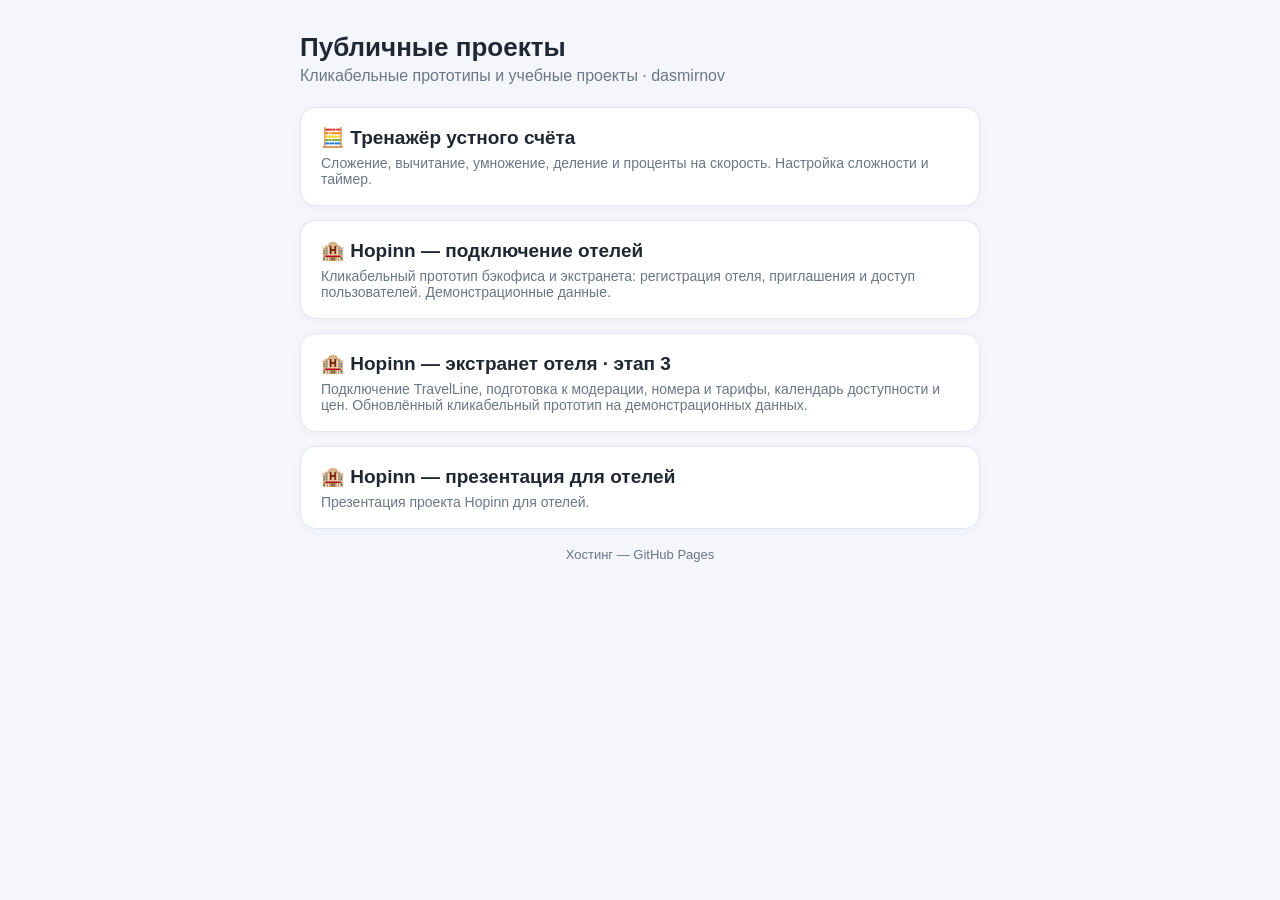
<file: index.html>
<!DOCTYPE html>
<html lang="ru">
<head>
<meta charset="UTF-8">
<meta name="viewport" content="width=device-width, initial-scale=1.0">
<title>Публичные проекты · dasmirnov</title>
<style>
  :root{--bg:#f4f6fb;--card:#fff;--ink:#1f2733;--muted:#6b7686;--accent:#3b6ef5;--line:#e3e8f0}
  *{box-sizing:border-box}
  body{margin:0;font-family:-apple-system,BlinkMacSystemFont,"Segoe UI",Roboto,Helvetica,Arial,sans-serif;
       background:var(--bg);color:var(--ink);min-height:100vh;display:flex;justify-content:center;padding:24px}
  .wrap{width:100%;max-width:680px}
  h1{font-size:26px;margin:8px 0 4px}
  .sub{color:var(--muted);margin:0 0 22px}
  a.card{display:block;text-decoration:none;color:inherit;background:var(--card);border:1px solid var(--line);
         border-radius:16px;padding:18px 20px;margin-bottom:14px;box-shadow:0 2px 10px rgba(31,39,51,.04);transition:.12s}
  a.card:hover{border-color:var(--accent);transform:translateY(-1px)}
  .card h2{margin:0 0 6px;font-size:19px}
  .card p{margin:0;color:var(--muted);font-size:14px}
  .foot{color:var(--muted);font-size:13px;margin-top:18px;text-align:center}
</style>
</head>
<body>
  <div class="wrap">
    <h1>Публичные проекты</h1>
    <p class="sub">Кликабельные прототипы и учебные проекты · dasmirnov</p>

    <a class="card" href="mental-math/">
      <h2>🧮 Тренажёр устного счёта</h2>
      <p>Сложение, вычитание, умножение, деление и проценты на скорость. Настройка сложности и таймер.</p>
    </a>

    <a class="card" href="hopinn-stage1/">
      <h2>🏨 Hopinn — подключение отелей</h2>
      <p>Кликабельный прототип бэкофиса и экстранета: регистрация отеля, приглашения и доступ пользователей. Демонстрационные данные.</p>
    </a>

    <a class="card" href="hopinn-stage3/" rel="nofollow">
      <h2>🏨 Hopinn — экстранет отеля · этап 3</h2>
      <p>Подключение TravelLine, подготовка к модерации, номера и тарифы, календарь доступности и цен. Обновлённый кликабельный прототип на демонстрационных данных.</p>
    </a>

    <a class="card" href="hopinn-hotels/" rel="nofollow">
      <h2>🏨 Hopinn — презентация для отелей</h2>
      <p>Презентация проекта Hopinn для отелей.</p>
    </a>

    <p class="foot">Хостинг — GitHub Pages</p>
  </div>
</body>
</html>
</file>
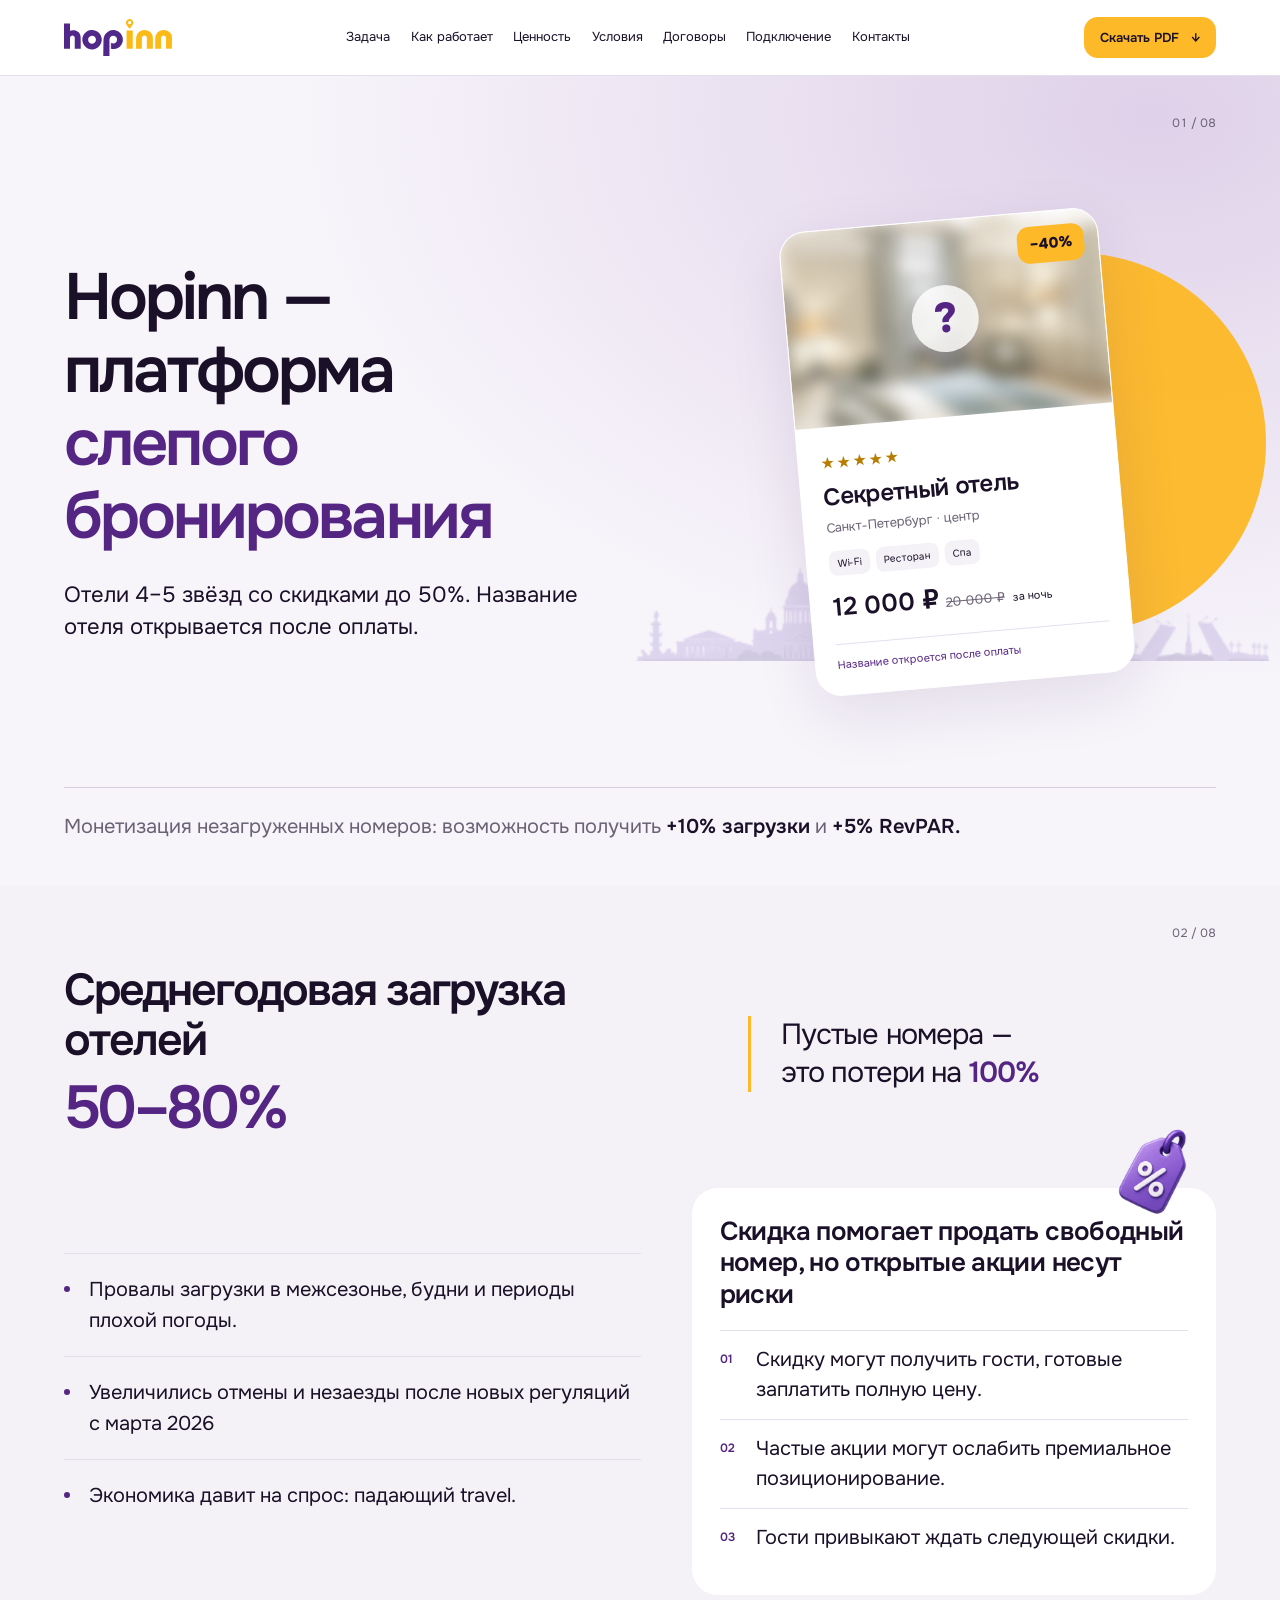
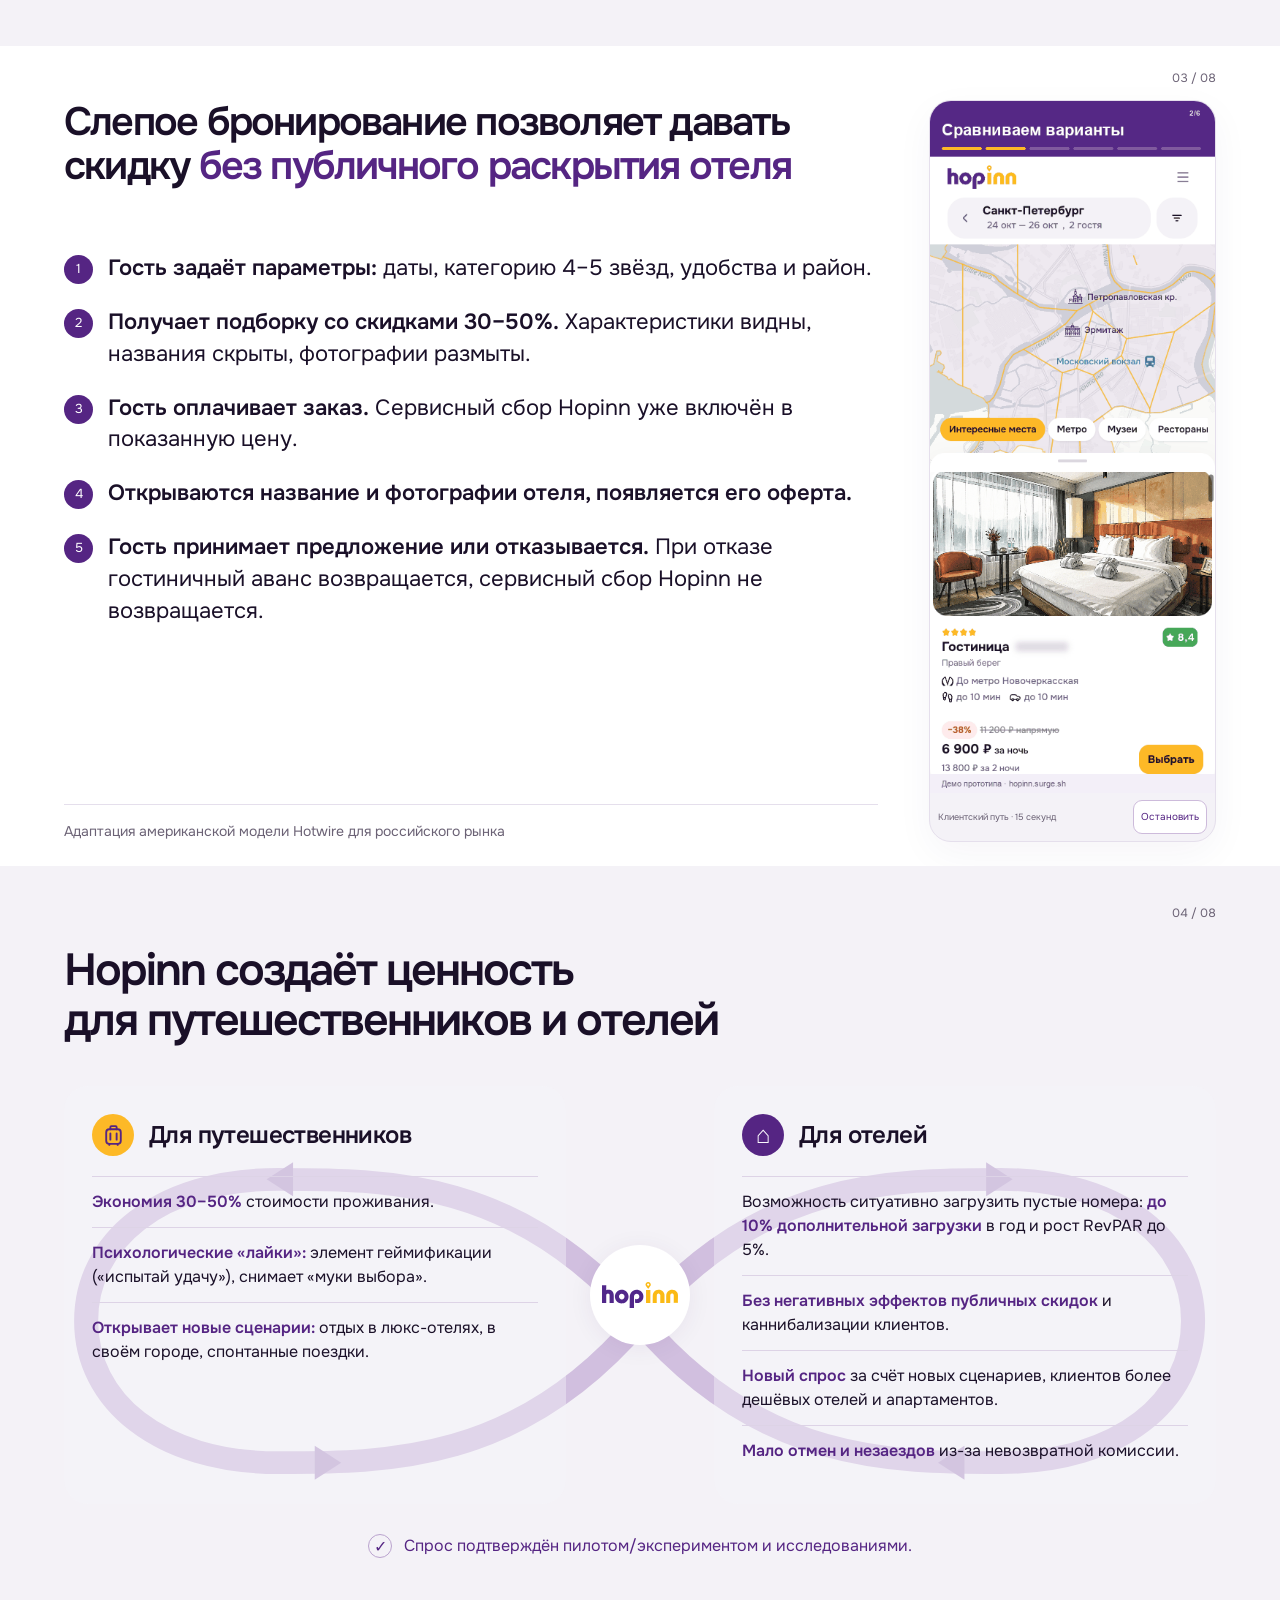
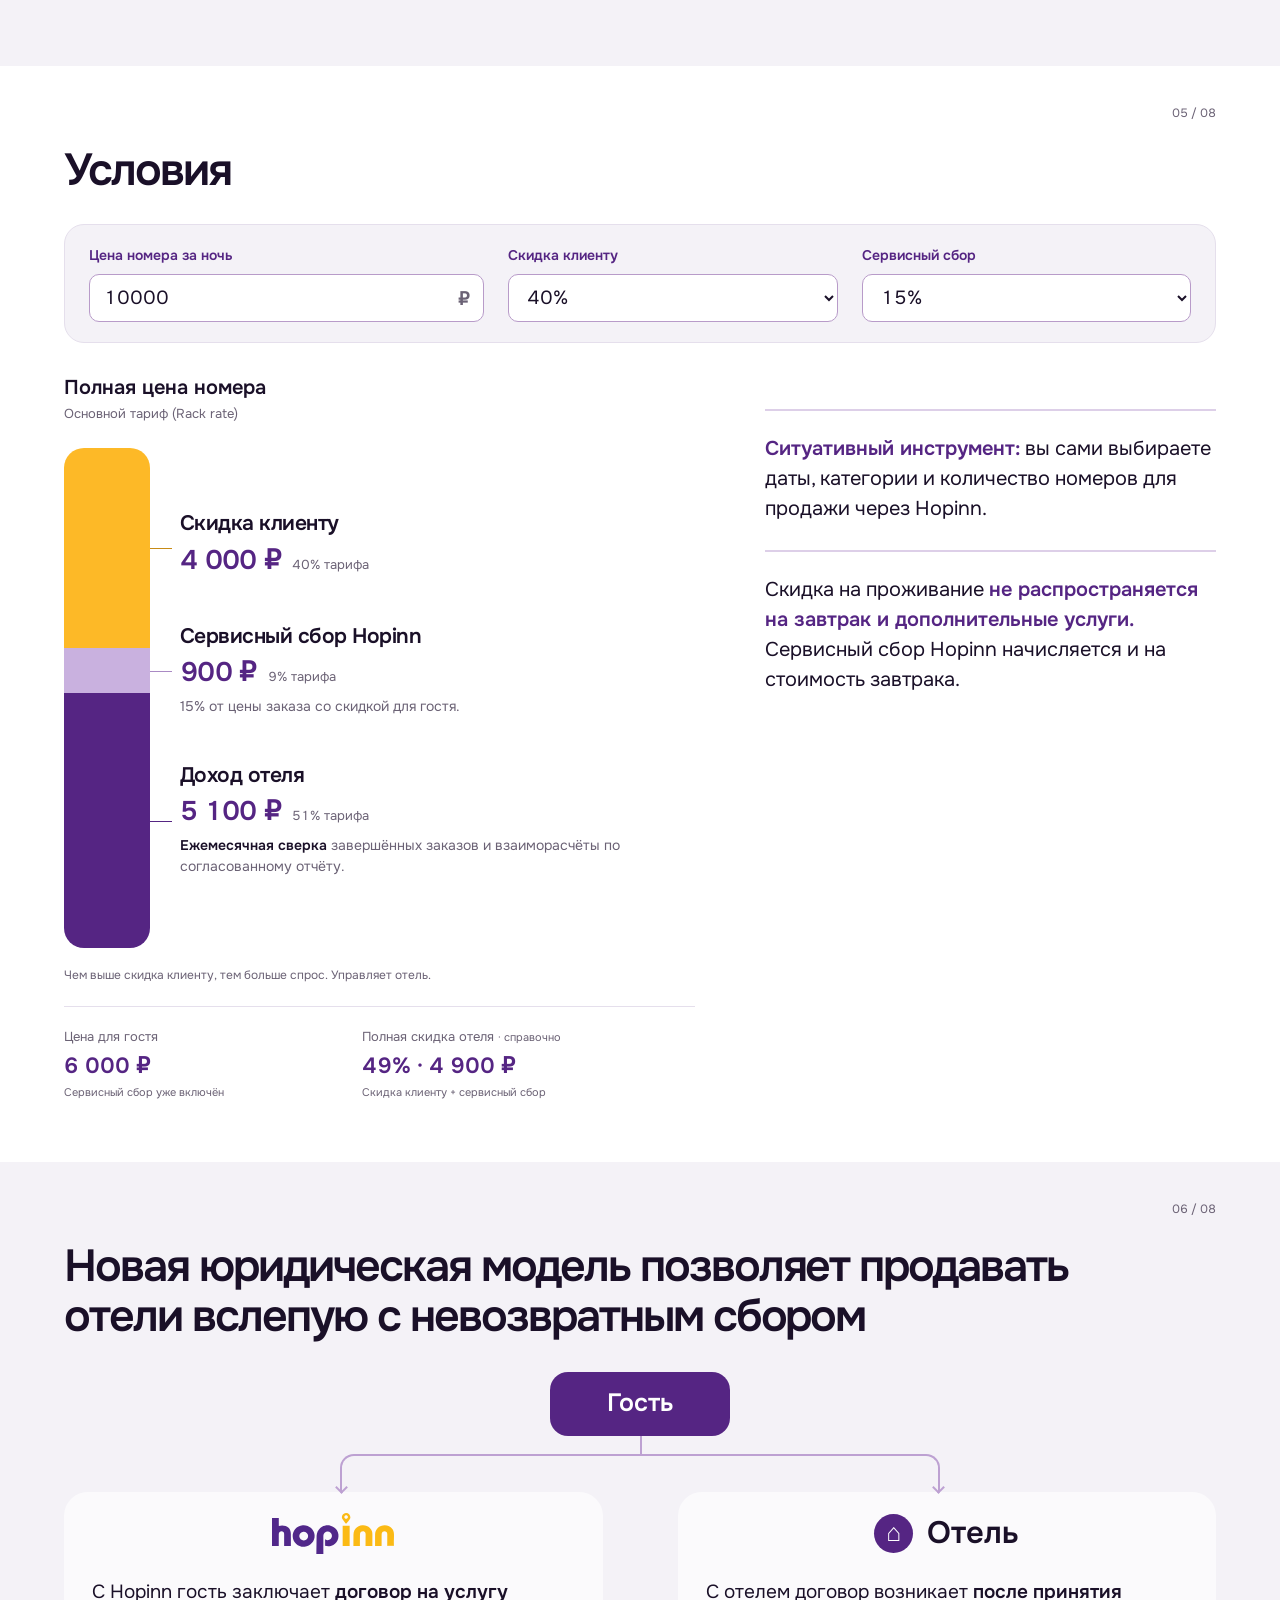
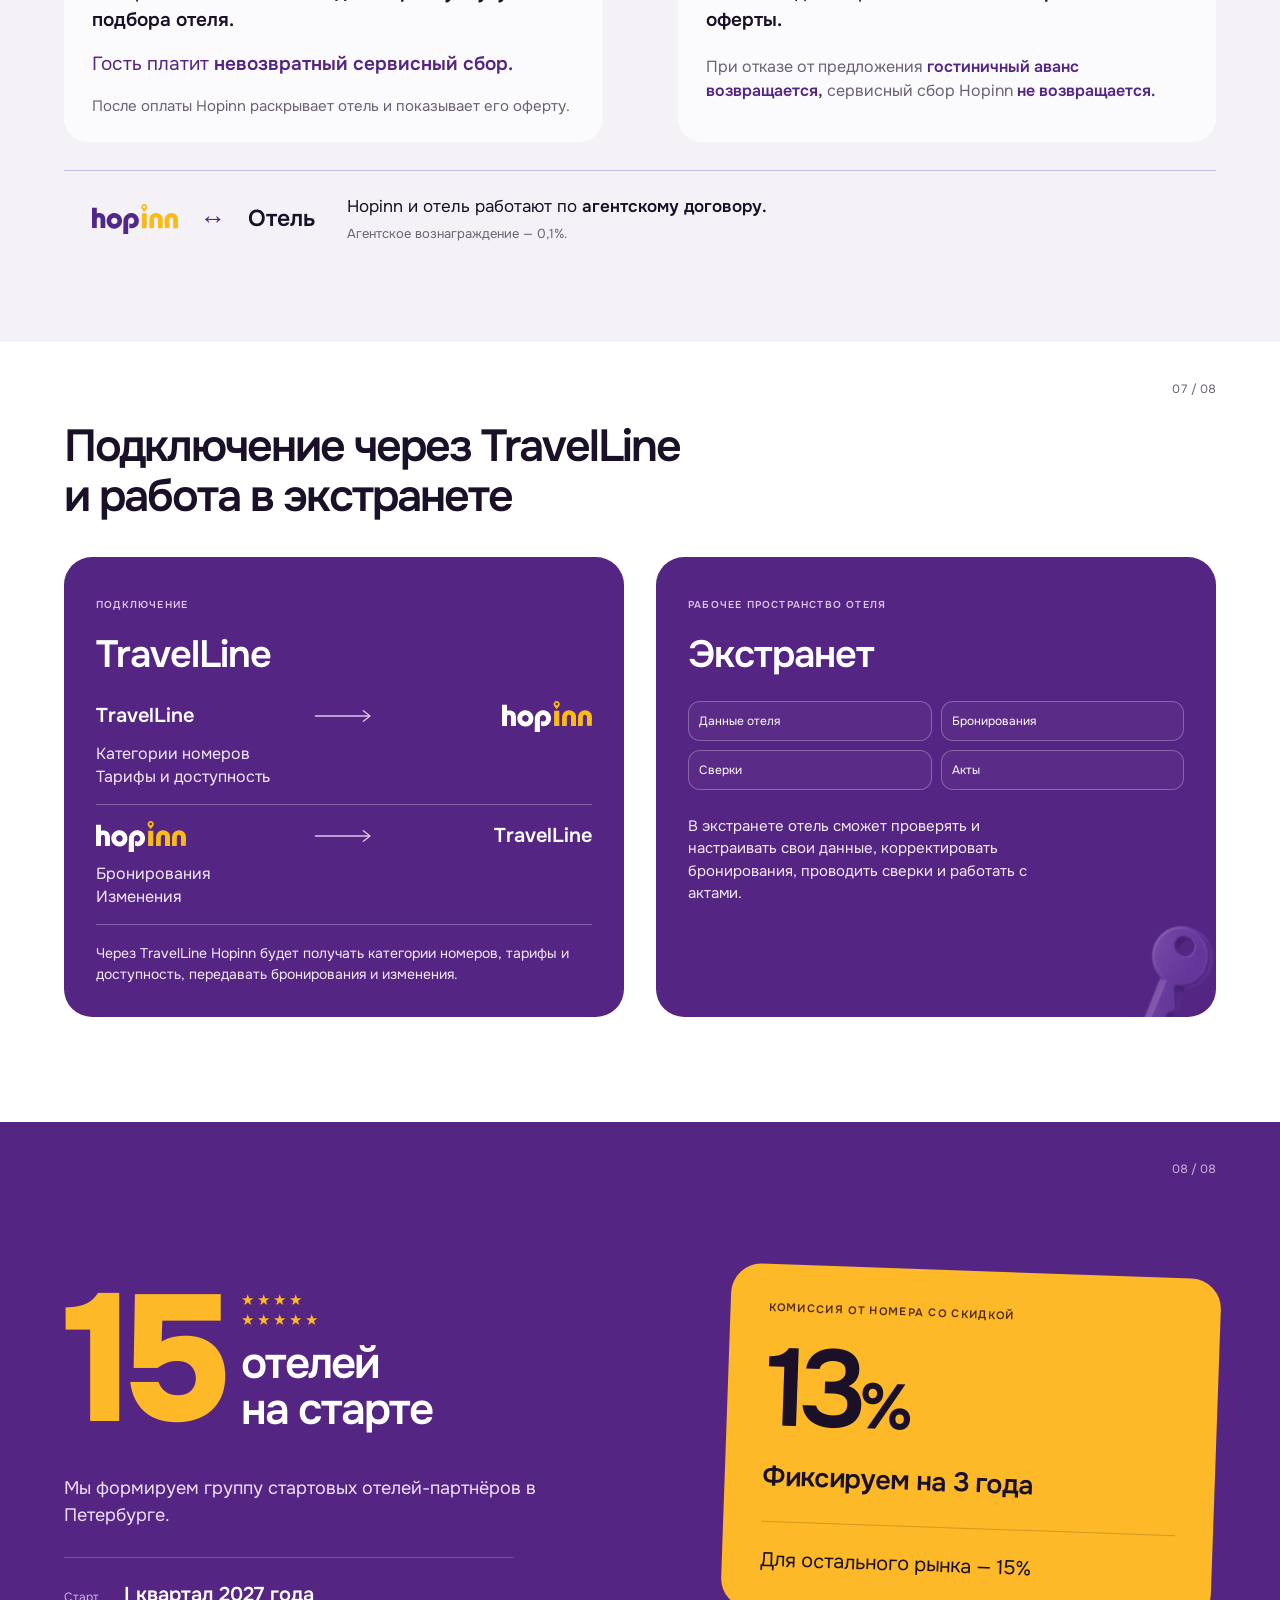
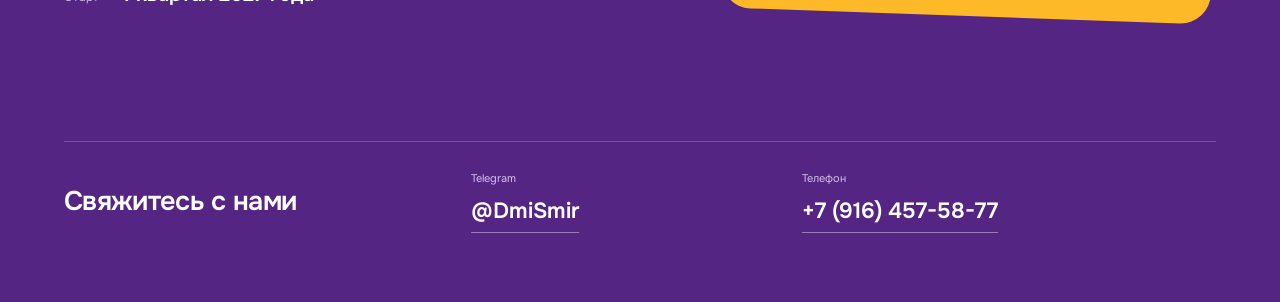
<file: hopinn-hotels/index.html>
<!doctype html>
<html lang="ru">
<head>
<meta name="robots" content="noindex, nofollow, noimageindex, noarchive">
<meta charset="utf-8"><meta name="viewport" content="width=device-width,initial-scale=1">
<meta name="theme-color" content="#552583">
<title>Hopinn — новые возможности для отелей</title>
<meta name="description" content="Платформа слепого бронирования Hopinn. Монетизация незагруженных номеров, условия и подключение для отелей 4–5 звёзд.">
<link rel="icon" href="assets/brand/logo.svg" type="image/svg+xml">
<link rel="preload" href="assets/fonts/onest-cyrillic-400-normal.woff2" as="font" type="font/woff2" crossorigin>
<link rel="stylesheet" href="styles.css?v=20261030-calc2"><link rel="stylesheet" href="print.css" media="print">
<script type="module" src="app.mjs"></script>
<script type="module" src="terms-calculator.mjs?v=20261030"></script>
</head>
<body>
<a class="skip-link" href="#main">Перейти к содержанию</a>
<header class="site-header">
<a class="brand" href="#intro" aria-label="Hopinn — в начало"><img src="assets/brand/logo.svg" alt="Hopinn" width="110" height="42"></a>
<nav aria-label="Разделы презентации">
<a href="#problem">Задача</a><a href="#mechanics">Как работает</a><a href="#value">Ценность</a><a href="#terms">Условия</a><a href="#legal">Договоры</a><a href="#integration">Подключение</a><a href="#join">Контакты</a>
</nav>
<a class="download button-small" href="Hopinn-for-hotels.pdf?v=20261030-calc" rel="nofollow" download>Скачать PDF <span aria-hidden="true">↓</span></a>
</header>
<main id="main">
<section class="slide hero" id="intro" aria-labelledby="title-1">
<div class="section-top"><span class="page-index">01 / 08</span></div>
<div class="hero-layout">
<div class="hero-copy">
<h1 id="title-1">Hopinn — платформа <em>слепого бронирования</em></h1>
<p class="hero-lead">Отели 4–5 звёзд со скидками до 50%. Название отеля открывается после оплаты.</p>
</div>
<div class="hero-art" aria-label="Пример предложения скрытого отеля со скидкой 40%">
<div class="sun-disc"></div><img class="hero-skyline" src="assets/images/skyline.png" alt="" width="1000" height="400">
<div class="offer-card hero-offer">
<div class="offer-picture concealed"><img src="assets/images/astoria-sketch.png" alt="" width="640" height="400"><span class="lock-mark" aria-hidden="true">?</span><span class="discount-tag">−40%</span></div>
<div class="offer-body"><div class="stars" aria-label="5 звёзд">★★★★★</div><h3>Секретный отель</h3><p>Санкт-Петербург · центр</p><div class="amenities"><span>Wi-Fi</span><span>Ресторан</span><span>Спа</span></div><div class="price-row"><strong>12 000 ₽</strong><s>20 000 ₽</s><small>за ночь</small></div><div class="offer-hint">Название откроется после оплаты</div></div>
</div>


</div>
</div>

<p class="hero-support">Монетизация незагруженных номеров: возможность получить <strong>+10% загрузки</strong> и <strong>+5% RevPAR.</strong></p>
</section>
<section class="slide problem" id="problem" aria-labelledby="title-2">
<div class="section-top"><span class="page-index">02 / 08</span></div>
<div class="problem-heading"><h2 id="title-2">Среднегодовая загрузка отелей <span>50–80%</span></h2><p class="big-statement">Пустые номера —<br> это потери на <strong>100%</strong></p></div>
<div class="problem-layout">
<div class="factors"><ul class="editorial-list"><li>Провалы загрузки в межсезонье, будни и периоды плохой погоды.</li><li>Увеличились отмены и незаезды после новых регуляций с марта 2026</li><li>Экономика давит на спрос: падающий travel.</li></ul></div>
<div class="risk-panel"><img src="assets/images/discount.png" alt="" width="200" height="200"><h3>Скидка помогает продать свободный номер, но открытые акции несут риски</h3><ol><li>Скидку могут получить гости, готовые заплатить полную цену.</li><li>Частые акции могут ослабить премиальное позиционирование.</li><li>Гости привыкают ждать следующей скидки.</li></ol></div>
</div>

</section>
<section class="slide mechanics" id="mechanics" aria-labelledby="title-3">
<div class="section-top"><span class="page-index">03 / 08</span></div>
<h2 id="title-3">Слепое бронирование позволяет давать скидку <em>без публичного раскрытия отеля</em></h2>
<p class="section-subtitle">Адаптация американской модели Hotwire для российского рынка</p>
<div class="mechanics-layout">
<ol class="steps">
<li><span class="step-number">1</span><div><strong>Гость задаёт параметры:</strong> даты, категорию 4–5 звёзд, удобства и район.</div></li>
<li><span class="step-number">2</span><div><strong>Получает подборку со скидками 30–50%.</strong> Характеристики видны, названия скрыты, фотографии размыты.</div></li>
<li><span class="step-number">3</span><div><strong>Гость оплачивает заказ.</strong> Сервисный сбор Hopinn уже включён в показанную цену.</div></li>
<li><span class="step-number">4</span><div><strong>Открываются название и фотографии отеля, появляется его оферта.</strong></div></li>
<li><span class="step-number">5</span><div><strong>Гость принимает предложение или отказывается.</strong> При отказе гостиничный аванс возвращается, сервисный сбор Hopinn не возвращается.</div></li>
</ol>
<figure class="journey-demo" aria-label="Демонстрация клиентского пути Hopinn"><picture><source media="(prefers-reduced-motion: reduce)" srcset="assets/images/journey-poster.png"><img id="journey-animation" src="assets/images/Hopinn-mobile-journey-15s.gif" width="390" height="946" alt="Клиентский путь: поиск отеля, выбор предложения, оплата, раскрытие названия и подтверждение брони"></picture><figcaption><span>Клиентский путь · 15 секунд</span><button id="journey-toggle" class="journey-toggle" type="button" hidden>Остановить</button></figcaption></figure>
<div class="demo-area print-demo">
<div class="demo-label"><span class="eyebrow">Попробуйте раскрыть отель</span><span class="demo-badge">Демо</span></div>
<div class="demo-screens">
<div class="phone results-phone"><div class="phone-top"><img src="assets/brand/logo.svg" alt="Hopinn"></div><div class="search-mini">⌕ Санкт-Петербург</div><h3>Подходящие отели</h3><div class="result-mini"><img src="assets/images/astoria-sketch.png" alt="Скрытый отель"><div><span class="stars">★★★★★</span><b>Секретный отель</b><span>Центр · Спа</span><div class="result-price"><s>20 000 ₽</s><strong>12 000 ₽</strong><i>−40%</i></div></div></div><div class="result-mini"><img src="assets/images/corinthia-sketch.png" alt="Скрытый отель"><div><span class="stars">★★★★★</span><b>Секретный отель</b><span>Центр · Ресторан</span><div class="result-price"><s>15 000 ₽</s><strong>10 500 ₽</strong><i>−30%</i></div></div></div><p class="phone-note">Название и фото откроются после оплаты</p></div>
<div class="phone reveal-phone" id="reveal-demo" data-state="concealed">
<div class="phone-top"><img src="assets/brand/logo.svg" alt="Hopinn"></div>
<div class="demo-concealed"><div class="phone-photo concealed"><img src="assets/images/astoria-sketch.png" alt="Скрытое изображение отеля"><span class="lock-mark" aria-hidden="true">?</span><span class="discount-tag">−40%</span></div><span class="stars">★★★★★</span><h3>Секретный отель</h3><p>Санкт-Петербург · центр</p><div class="phone-tags">Wi-Fi · Ресторан · Спа</div><div class="phone-price">12 000 ₽ <s>20 000 ₽</s></div><div class="reveal-controls" hidden><button class="button" id="reveal-button" type="button">Раскрыть отель <span aria-hidden="true">↗</span></button></div></div>
<div class="demo-revealed" hidden><div class="phone-photo"><img src="assets/images/astoria.png" alt="Фотография отеля Астория"><span class="revealed-tag">Отель открыт ✓</span></div><span class="stars">★★★★★</span><h3>Астория</h3><p>Санкт-Петербург · центр</p><div class="phone-tags">Wi-Fi · Ресторан · Спа</div><div class="offer-accept">Название, фото и оферта отеля доступны гостю</div><button class="reset-button" id="reset-button" type="button">Повторить ↻</button></div>
<div class="confetti" aria-hidden="true"></div>
</div>
<div class="phone print-revealed"><div class="phone-top"><img src="assets/brand/logo.svg" alt="Hopinn"></div><div class="phone-photo"><img src="assets/images/astoria.png" alt="Отель Астория после раскрытия"><span class="revealed-tag">Отель открыт ✓</span></div><span class="stars">★★★★★</span><h3>Астория</h3><p>Санкт-Петербург · центр</p><div class="offer-accept">Название, фото и оферта отеля доступны гостю</div></div>
</div>
<p class="demo-status sr-only" role="status" aria-live="polite"></p>
<p class="example-caption">Пример интерфейса. Отель и цены показаны для демонстрации механики.</p>
<noscript><p class="noscript-note">После оплаты гость увидит название, фотографии и оферту отеля. Интерактивный пример доступен при включённом JavaScript.</p></noscript>
</div>
</div>

</section>
<section class="slide value" id="value" aria-labelledby="title-4">
<div class="section-top"><span class="page-index">04 / 08</span></div>
<h2 id="title-4">Hopinn создаёт ценность<br> для путешественников и отелей</h2>
<div class="value-loop" aria-hidden="true"><svg viewBox="0 0 1000 300" preserveAspectRatio="none"><path d="M500 150C400 25 290 25 200 25C100 25 40 80 40 150C40 220 100 275 200 275C290 275 400 275 500 150C600 25 710 25 800 25C900 25 960 80 960 150C960 220 900 275 800 275C710 275 600 275 500 150"/><g class="loop-arrows"><polygon points="190,25 212,10 212,40"/><polygon points="230,260 252,275 230,290"/><polygon points="788,10 810,25 788,40"/><polygon points="748,275 770,260 770,290"/></g></svg></div>
<div class="value-grid">
<div class="value-column guests"><div class="value-heading"><span class="icon-circle" aria-hidden="true"><svg viewBox="0 0 24 24" fill="none" stroke="currentColor" stroke-width="1.8" stroke-linecap="round" stroke-linejoin="round"><rect x="5" y="6" width="14" height="14" rx="3"/><path d="M9 6V4a1 1 0 0 1 1-1h4a1 1 0 0 1 1 1v2M9 10v6m6-6v6M8 20v1m8-1v1"/></svg></span><h3>Для путешественников</h3></div><ul><li><strong>Экономия 30–50%</strong> стоимости проживания.</li><li><strong>Психологические «лайки»:</strong> элемент геймификации («испытай удачу»), снимает «муки выбора».</li><li><strong>Открывает новые сценарии:</strong> отдых в люкс-отелях, в своём городе, спонтанные поездки.</li></ul></div>
<div class="loop-center" aria-hidden="true"><img src="assets/brand/logo.svg" alt=""></div>
<div class="value-column hotels"><div class="value-heading"><span class="icon-circle" aria-hidden="true">⌂</span><h3>Для отелей</h3></div><ul><li>Возможность ситуативно загрузить пустые номера: <strong>до 10% дополнительной загрузки</strong> в год и рост RevPAR до 5%.</li><li><strong>Без негативных эффектов публичных скидок</strong> и каннибализации клиентов.</li><li><strong>Новый спрос</strong> за счёт новых сценариев, клиентов более дешёвых отелей и апартаментов.</li><li><strong>Мало отмен и незаездов</strong> из-за невозвратной комиссии.</li></ul></div>
</div>
<div class="validation-note"><span aria-hidden="true">✓</span> Спрос подтверждён пилотом/экспериментом и исследованиями.</div>

</section>
<section class="slide terms" id="terms" aria-labelledby="title-5">
<div class="section-top"><span class="page-index">05 / 08</span></div>
<h2 id="title-5">Условия</h2>
<form id="terms-calculator" class="calculator-controls web-only" aria-label="Калькулятор условий" novalidate hidden>
<label for="calc-price">Цена номера за ночь<span class="calculator-input"><input id="calc-price" name="price" type="number" inputmode="decimal" min="0.01" step="0.01" value="10000" required aria-describedby="calc-error"><span aria-hidden="true">₽</span></span></label>
<label for="calc-discount">Скидка клиенту<select id="calc-discount" name="discount"><option value="30">30%</option><option value="40" selected>40%</option><option value="50">50%</option></select></label>
<label for="calc-fee">Сервисный сбор<select id="calc-fee" name="fee"><option value="13">13%</option><option value="14">14%</option><option value="15" selected>15%</option></select></label>
<p id="calc-error" class="calculator-error" role="alert" hidden>Введите положительную цену с точностью до копеек. Пока показан предыдущий расчёт.</p>
</form>
<div class="economics-layout">
<figure class="price-structure">
<figcaption>Полная цена номера <span>Основной тариф (Rack rate)</span></figcaption>
<div class="price-components" role="group" aria-label="Распределение полной цены номера">
<div class="price-component discount-component"><div class="price-segment" aria-hidden="true"></div><div class="component-copy"><h3 class="web-only">Скидка клиенту</h3><p class="component-value web-only"><output data-calc="discount" for="calc-price calc-discount calc-fee" aria-live="off">4 000 ₽</output><span data-calc="discount-share">40% тарифа</span></p><p class="discount-label print-copy"><strong>Скидка для клиента 30%, 40% или 50%</strong> — чем выше, тем больше спрос. Управляет отель.</p></div></div>
<div class="price-component fee-component"><div class="price-segment" aria-hidden="true"></div><div class="component-copy"><h3>Сервисный сбор Hopinn</h3><p class="component-value web-only"><output data-calc="fee" for="calc-price calc-discount calc-fee" aria-live="off">900 ₽</output><span data-calc="fee-share">9% тарифа</span></p><p class="component-detail web-only" data-calc="fee-description">15% от цены заказа со скидкой для гостя.</p><p class="print-copy"><strong>До 15% от цены заказа со скидкой для гостя.</strong></p></div></div>
<div class="price-component hotel-component"><div class="price-segment" aria-hidden="true"></div><div class="component-copy"><h3>Доход отеля</h3><p class="component-value web-only"><output data-calc="hotel" for="calc-price calc-discount calc-fee" aria-live="off">5 100 ₽</output><span data-calc="hotel-share">51% тарифа</span></p><p><strong>Ежемесячная сверка</strong> завершённых заказов и взаиморасчёты по согласованному отчёту.</p></div></div>
</div>
<p class="structure-caption print-copy">Иллюстрация структуры цены</p>
<p class="structure-caption web-only">Чем выше скидка клиенту, тем больше спрос. Управляет отель.</p>
<div class="calculator-results web-only" aria-live="polite" aria-atomic="true">
<div><span>Цена для гостя</span><output data-calc="guest" for="calc-price calc-discount calc-fee" aria-live="off">6 000 ₽</output><small>Сервисный сбор уже включён</small></div>
<div><span>Полная скидка отеля <small class="reference-label">· справочно</small></span><strong data-calc="full-discount">49% · 4 900 ₽</strong><small>Скидка клиенту + сервисный сбор</small></div>
</div>
</figure>
<ul class="terms-comments"><li><strong>Ситуативный инструмент:</strong> вы сами выбираете даты, категории и количество номеров для продажи через Hopinn.</li><li>Скидка на проживание <strong>не распространяется на завтрак и дополнительные услуги.</strong> Сервисный сбор Hopinn начисляется и на стоимость завтрака.</li></ul>
</div>
</section>
<section class="slide legal" id="legal" aria-labelledby="title-6">
<div class="section-top"><span class="page-index">06 / 08</span></div>
<h2 id="title-6">Новая юридическая модель позволяет продавать отели вслепую с невозвратным сбором</h2>
<div class="contract-map">
<div class="guest-node">Гость</div>
<div class="contract-connectors" aria-hidden="true"><span></span><span></span></div>
<div class="contract-branches">
<div class="contract-branch"><div class="contract-node"><img src="assets/brand/logo.svg" alt="Hopinn"></div><p>С Hopinn гость заключает <strong>договор на услугу подбора отеля.</strong></p><p class="contract-payment">Гость платит <strong>невозвратный сервисный сбор.</strong></p><p class="contract-detail">После оплаты Hopinn раскрывает отель и показывает его оферту.</p></div>
<div class="contract-branch"><div class="contract-node"><span class="icon-circle hotel-icon" aria-hidden="true">⌂</span>Отель</div><p>С отелем договор возникает <strong>после принятия оферты.</strong></p><p class="contract-refund">При отказе от предложения <strong>гостиничный аванс возвращается,</strong> сервисный сбор Hopinn <strong>не возвращается.</strong></p></div>
</div>
<div class="agency-relation"><div><img src="assets/brand/logo.svg" alt="Hopinn"><span aria-hidden="true">↔</span><b>Отель</b></div><p>Hopinn и отель работают по <strong>агентскому договору.</strong><small>Агентское вознаграждение — 0,1%.</small></p></div>
</div>
</section>
<section class="slide integration" id="integration" aria-labelledby="title-7">
<div class="section-top"><span class="page-index">07 / 08</span></div>
<h2 id="title-7">Подключение через TravelLine<br> и работа в экстранете</h2>
<div class="integration-grid"><div class="integration-exchange integration-panel"><span class="eyebrow">Подключение</span><h3>TravelLine</h3><div class="transfer-lane"><div class="transfer-direction"><strong>TravelLine</strong><svg viewBox="0 0 90 24" aria-hidden="true"><path d="M2 12h82m-10-8 10 8-10 8" fill="none" stroke="currentColor" stroke-width="2" stroke-linecap="round" stroke-linejoin="round"/></svg><img src="assets/brand/logo-on-purple.svg" alt="Hopinn"></div><p>Категории номеров<br>Тарифы и доступность</p></div><div class="transfer-lane"><div class="transfer-direction"><img src="assets/brand/logo-on-purple.svg" alt="Hopinn"><svg viewBox="0 0 90 24" aria-hidden="true"><path d="M2 12h82m-10-8 10 8-10 8" fill="none" stroke="currentColor" stroke-width="2" stroke-linecap="round" stroke-linejoin="round"/></svg><strong>TravelLine</strong></div><p>Бронирования<br>Изменения</p></div><p class="exchange-description">Через TravelLine Hopinn будет получать категории номеров, тарифы и доступность, передавать бронирования и изменения.</p></div><div class="extranet-panel"><span class="eyebrow">Рабочее пространство отеля</span><h3>Экстранет</h3><div class="extranet-options"><span>Данные отеля</span><span>Бронирования</span><span>Сверки</span><span>Акты</span></div><p>В экстранете отель сможет проверять и настраивать свои данные, корректировать бронирования, проводить сверки и работать с актами.</p><img src="assets/images/key.png" alt="" width="200" height="200"></div></div>

</section>
<section class="slide join" id="join" aria-labelledby="title-8">
<div class="section-top"><span class="page-index">08 / 08</span></div>
<div class="join-layout"><div class="join-copy"><div class="join-hotels"><span class="fifteen">15</span><div><div class="hotel-star-rows" aria-label="Отели 4 и 5 звёзд"><span class="stars" aria-hidden="true">★★★★</span><span class="stars" aria-hidden="true">★★★★★</span></div><h2 id="title-8">отелей<br> на старте</h2></div></div><p>Мы формируем группу стартовых отелей-партнёров в Петербурге.</p><div class="launch-date"><span>Старт</span><strong>I квартал 2027 года</strong></div></div><div class="special-offer"><span class="eyebrow">Комиссия от номера со скидкой</span><div class="offer-rate">13<span>%</span></div><h3>Фиксируем на 3 года</h3><div class="standard-rate">Для остального рынка — 15%</div></div></div>
<div class="contact-row"><h3>Свяжитесь с нами</h3><a href="https://t.me/DmiSmir" target="_blank" rel="noopener noreferrer"><span>Telegram</span><strong>@DmiSmir</strong></a><a href="tel:+79164575877"><span>Телефон</span><strong>+7 (916) 457-58-77</strong></a></div>

</section>
</main>
</body>
</html>
</file>
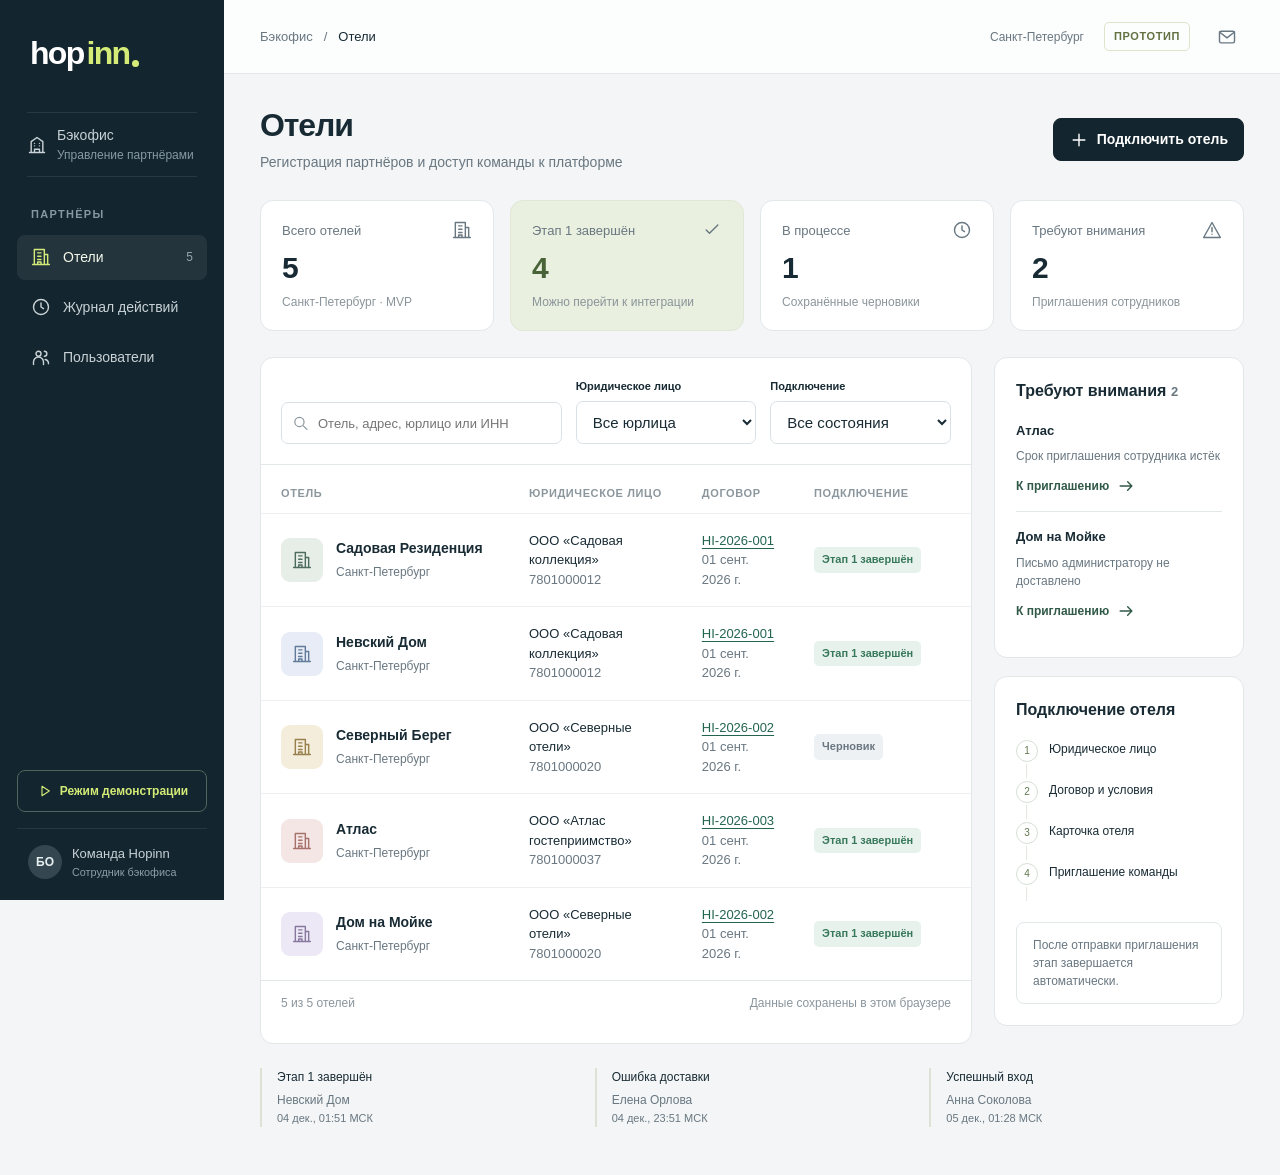
<file: hopinn-stage1/index.html>
<!doctype html>
<html lang="ru">
<head>
 <meta charset="UTF-8"><meta name="viewport" content="width=device-width, initial-scale=1">
 <meta name="theme-color" content="#13252e"><meta name="description" content="Рабочий прототип подключения отеля к Hopinn. Этап 1: регистрация и доступ сотрудников.">
 <title>Hopinn — Подключение отелей</title>
 <link rel="icon" href="favicon.svg" type="image/svg+xml">
 <link rel="stylesheet" href="styles.css?v=20260916b">
</head>
<body><div id="app"></div><div id="toast" role="status" aria-live="polite"></div><dialog id="modal"></dialog><script type="module" src="app.js?v=20260916b"></script></body>
</html>
</file>
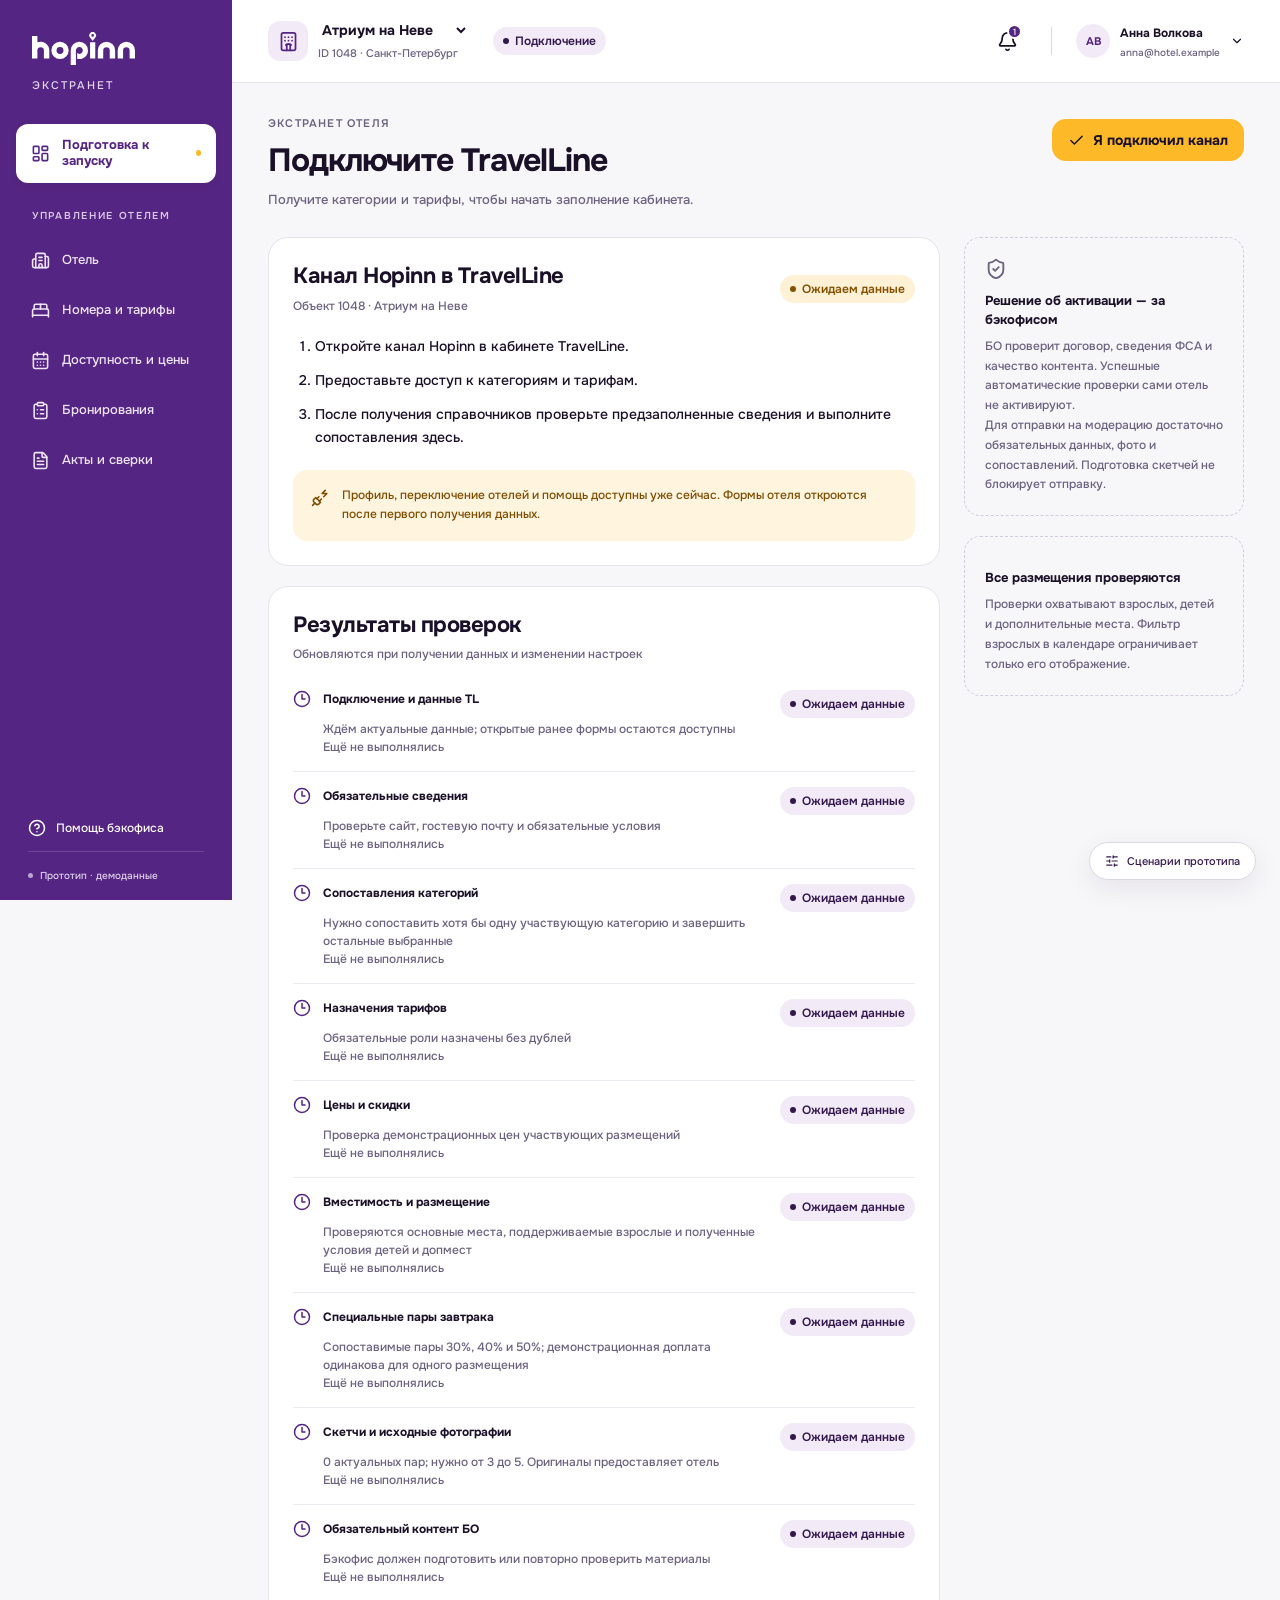
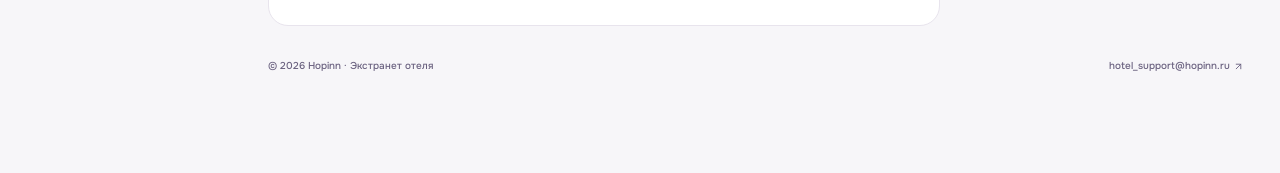
<file: hopinn-stage3/index.html>
<!doctype html>
<html lang="ru">
<head>
  <meta charset="utf-8"><meta name="viewport" content="width=device-width,initial-scale=1">
  <meta name="robots" content="noindex,nofollow"><meta name="theme-color" content="#552583">
  <title>Экстранет отеля · Hopinn</title>
  <link rel="icon" href="assets/logo/hopinn-icon.svg" type="image/svg+xml">
  <link rel="stylesheet" href="assets/css/onest.css"><link rel="stylesheet" href="assets/css/tokens.css"><link rel="stylesheet" href="styles.css">
</head>
<body>
  <a class="skip-link" href="#main">Перейти к содержимому</a>
  <div id="app"></div><div id="overlay"></div><div id="toast" role="status" aria-live="polite"></div>
  <script src="icons.js"></script><script src="model.js"></script><script src="hotel-pages.js"></script><script src="app.js"></script>
</body></html>
</file>
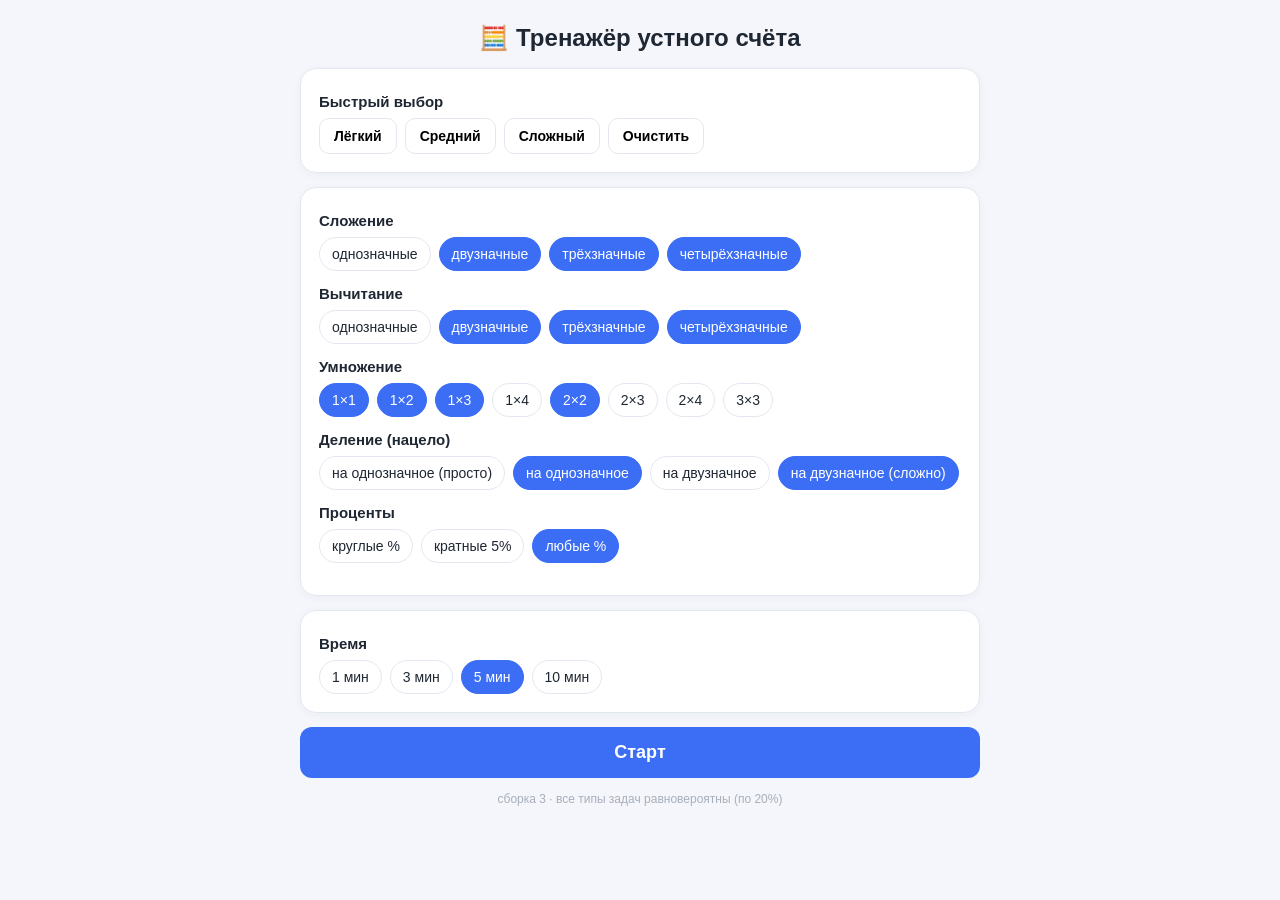
<file: mental-math/index.html>
<!DOCTYPE html>
<html lang="ru">
<head>
<meta charset="UTF-8">
<meta name="viewport" content="width=device-width, initial-scale=1.0, maximum-scale=1.0, user-scalable=no">
<title>Тренажёр устного счёта</title>
<style>
  :root{
    --bg:#f4f6fb; --card:#ffffff; --ink:#1f2733; --muted:#6b7686;
    --accent:#3b6ef5; --accent-d:#2f59c9; --ok:#22a06b; --bad:#e0485a;
    --line:#e3e8f0;
  }
  *{box-sizing:border-box}
  html,body{margin:0;padding:0}
  body{
    font-family:-apple-system,BlinkMacSystemFont,"Segoe UI",Roboto,Helvetica,Arial,sans-serif;
    background:var(--bg); color:var(--ink); min-height:100vh;
    display:flex; align-items:flex-start; justify-content:center; padding:16px;
  }
  .wrap{width:100%; max-width:680px}
  h1{font-size:24px; margin:8px 0 16px; text-align:center}
  .card{background:var(--card); border:1px solid var(--line); border-radius:16px; padding:18px; margin-bottom:14px; box-shadow:0 2px 10px rgba(31,39,51,.04)}
  .muted{color:var(--muted); font-size:14px}
  .row{display:flex; flex-wrap:wrap; gap:8px}
  .section-title{font-weight:600; margin:6px 0 8px; font-size:15px}
  .op-block{margin-bottom:14px}
  .chip{
    border:1px solid var(--line); background:#fff; color:var(--ink);
    padding:8px 12px; border-radius:999px; font-size:14px; cursor:pointer;
    user-select:none; transition:.12s;
  }
  .chip:hover{border-color:var(--accent)}
  .chip.on{background:var(--accent); border-color:var(--accent); color:#fff}
  .preset{
    padding:9px 14px; border-radius:10px; border:1px solid var(--line);
    background:#fff; cursor:pointer; font-size:14px; font-weight:600;
  }
  .preset:hover{border-color:var(--accent); color:var(--accent)}
  .btn{
    display:block; width:100%; border:none; border-radius:12px; padding:15px;
    font-size:18px; font-weight:700; color:#fff; background:var(--accent); cursor:pointer;
  }
  .btn:hover{background:var(--accent-d)}
  .btn.secondary{background:#fff; color:var(--accent); border:1px solid var(--line)}
  .btn.secondary:hover{border-color:var(--accent)}
  .hidden{display:none !important}

  /* Game */
  .hud{display:flex; justify-content:space-between; align-items:center; font-size:16px; font-weight:600}
  .hud .time{font-variant-numeric:tabular-nums}
  .timebar{height:6px; background:var(--line); border-radius:6px; overflow:hidden; margin-top:10px}
  .timebar > i{display:block; height:100%; background:var(--accent); width:100%; transition:width 1s linear}
  .question{font-size:46px; font-weight:700; text-align:center; padding:26px 8px 18px; letter-spacing:.5px}
  .answer{
    width:100%; font-size:30px; text-align:center; padding:14px; border-radius:12px;
    border:2px solid var(--line); outline:none; font-weight:700;
  }
  .answer:focus{border-color:var(--accent)}
  .answer.bad{border-color:var(--bad); background:#fff0f1}
  .shake{animation:shake .3s}
  @keyframes shake{0%,100%{transform:translateX(0)}20%{transform:translateX(-8px)}40%{transform:translateX(8px)}60%{transform:translateX(-6px)}80%{transform:translateX(6px)}}
  .flash-ok{animation:flashok .25s}
  @keyframes flashok{0%{background:#e8f7ef}100%{background:transparent}}

  /* Results */
  .stat-grid{display:grid; grid-template-columns:1fr 1fr 1fr; gap:10px; text-align:center}
  .stat{background:#f7f9fc; border:1px solid var(--line); border-radius:12px; padding:14px 8px}
  .stat .v{font-size:26px; font-weight:800}
  .stat .l{font-size:12px; color:var(--muted); margin-top:2px}
  .record{margin-top:12px; text-align:center; font-weight:600}
  .badge-new{display:inline-block; background:var(--ok); color:#fff; padding:3px 10px; border-radius:999px; font-size:13px; margin-left:6px}
  .mistakes{margin-top:14px}
  .mistakes ul{list-style:none; padding:0; margin:8px 0 0; max-height:230px; overflow:auto}
  .mistakes li{display:flex; justify-content:space-between; padding:8px 10px; border:1px solid var(--line); border-radius:10px; margin-bottom:6px; font-size:15px}
  .mistakes li b{color:var(--ok)}
  @media (max-width:480px){
    .question{font-size:38px}
    h1{font-size:20px}
  }
</style>
</head>
<body>
<div class="wrap">

  <!-- ============ SETUP ============ -->
  <section id="setup">
    <h1>🧮 Тренажёр устного счёта</h1>

    <div class="card">
      <div class="section-title">Быстрый выбор</div>
      <div class="row">
        <button class="preset" data-preset="easy">Лёгкий</button>
        <button class="preset" data-preset="medium">Средний</button>
        <button class="preset" data-preset="hard">Сложный</button>
        <button class="preset" data-preset="clear">Очистить</button>
      </div>
    </div>

    <div class="card" id="ops"></div>

    <div class="card">
      <div class="section-title">Время</div>
      <div class="row" id="times"></div>
    </div>

    <button class="btn" id="startBtn">Старт</button>
    <p class="muted" id="startHint" style="text-align:center"></p>
    <p class="muted" style="text-align:center;opacity:.55;font-size:12px;margin:4px 0 0">сборка 3 · все типы задач равновероятны (по 20%)</p>
  </section>

  <!-- ============ GAME ============ -->
  <section id="game" class="hidden">
    <div class="card">
      <div class="hud">
        <span>Решено: <span id="solvedCount">0</span></span>
        <span class="time" id="timeLeft">00:00</span>
      </div>
      <div class="timebar"><i id="timeFill"></i></div>
    </div>
    <div class="card">
      <div class="question" id="question">…</div>
      <input class="answer" id="answer" type="text" inputmode="numeric" autocomplete="off" placeholder="ответ">
      <button class="btn" id="checkBtn" style="margin-top:12px">Проверить</button>
    </div>
  </section>

  <!-- ============ RESULTS ============ -->
  <section id="results" class="hidden">
    <h1>Результат</h1>
    <div class="card">
      <div class="stat-grid">
        <div class="stat"><div class="v" id="rSolved">0</div><div class="l">решено</div></div>
        <div class="stat"><div class="v" id="rAcc">0%</div><div class="l">с 1-й попытки</div></div>
        <div class="stat"><div class="v" id="rSpeed">0</div><div class="l">задач/мин</div></div>
      </div>
      <div class="record" id="rRecord"></div>
    </div>
    <div class="card mistakes">
      <div class="section-title">Где спотыкался</div>
      <div id="rMistakes"></div>
    </div>
    <button class="btn" id="againBtn">Ещё раз</button>
    <button class="btn secondary" id="backBtn" style="margin-top:10px">В настройки</button>
  </section>

</div>

<script>
"use strict";

/* ---------- helpers ---------- */
const rand = (min,max)=>Math.floor(Math.random()*(max-min+1))+min;
const gcd  = (a,b)=>{while(b){[a,b]=[b,a%b];}return a;};
const fmt  = n=>n.toLocaleString('ru-RU');
const DIG  = {1:[1,9],2:[10,99],3:[100,999],4:[1000,9999]};

/* ---------- generators ---------- */
function addGen(d){const[mn,mx]=DIG[d];const a=rand(mn,mx),b=rand(mn,mx);return{text:`${fmt(a)} + ${fmt(b)}`,answer:a+b};}
function subGen(d){const[mn,mx]=DIG[d];let a=rand(mn,mx),b=rand(mn,mx);if(a<b)[a,b]=[b,a];return{text:`${fmt(a)} − ${fmt(b)}`,answer:a-b};}
function mulGen(d1,d2){const[a1,a2]=DIG[d1],[b1,b2]=DIG[d2];const a=rand(a1,a2),b=rand(b1,b2);return{text:`${fmt(a)} × ${fmt(b)}`,answer:a*b};}
function divGen(dvMin,dvMax,qMin,qMax,maxDiv=1000){
  let d,qHi,tries=0;
  do{ d=rand(dvMin,dvMax); qHi=Math.min(qMax,Math.floor(maxDiv/d)); tries++; }
  while(qHi<qMin && tries<25);
  if(qHi<qMin) qHi=qMin;               // запасной вариант (срабатывает крайне редко)
  const q=rand(qMin,qHi);
  return{text:`${fmt(d*q)} ÷ ${fmt(d)}`,answer:q};
}
function pctGen(percents,Nmin,Nmax){
  const P=percents[rand(0,percents.length-1)];
  const step=100/gcd(100,P);
  const kMin=Math.max(1,Math.ceil(Nmin/step)), kMax=Math.floor(Nmax/step);
  const N=step*rand(kMin,kMax);
  return{text:`${P}% от ${fmt(N)}`,answer:P*N/100};
}
const PCT_5  = Array.from({length:19},(_,i)=>(i+1)*5);     // 5..95
const PCT_ANY= Array.from({length:99},(_,i)=>i+1);          // 1..99

/* ---------- operations & levels ---------- */
const OPERATIONS = [
  {name:'Сложение', levels:[
    {id:'add1',name:'однозначные',  gen:()=>addGen(1)},
    {id:'add2',name:'двузначные',   gen:()=>addGen(2)},
    {id:'add3',name:'трёхзначные',  gen:()=>addGen(3)},
    {id:'add4',name:'четырёхзначные',gen:()=>addGen(4)},
  ]},
  {name:'Вычитание', levels:[
    {id:'sub1',name:'однозначные',  gen:()=>subGen(1)},
    {id:'sub2',name:'двузначные',   gen:()=>subGen(2)},
    {id:'sub3',name:'трёхзначные',  gen:()=>subGen(3)},
    {id:'sub4',name:'четырёхзначные',gen:()=>subGen(4)},
  ]},
  {name:'Умножение', levels:[
    {id:'m11',name:'1×1', gen:()=>mulGen(1,1)},
    {id:'m12',name:'1×2', gen:()=>mulGen(1,2)},
    {id:'m13',name:'1×3', gen:()=>mulGen(1,3)},
    {id:'m14',name:'1×4', gen:()=>mulGen(1,4)},
    {id:'m22',name:'2×2', gen:()=>mulGen(2,2)},
    {id:'m23',name:'2×3', gen:()=>mulGen(2,3)},
    {id:'m24',name:'2×4', gen:()=>mulGen(2,4)},
    {id:'m33',name:'3×3', gen:()=>mulGen(3,3)},
  ]},
  {name:'Деление (нацело)', levels:[
    {id:'d1',name:'на однозначное (просто)', gen:()=>divGen(2,9,2,9)},
    {id:'d2',name:'на однозначное',          gen:()=>divGen(2,9,11,99)},
    {id:'d3',name:'на двузначное',           gen:()=>divGen(11,99,2,9)},
    {id:'d4',name:'на двузначное (сложно)',  gen:()=>divGen(11,99,11,99)},
  ]},
  {name:'Проценты', levels:[
    {id:'p1',name:'круглые %',   gen:()=>pctGen([10,20,25,50],20,400)},
    {id:'p2',name:'кратные 5%',  gen:()=>pctGen(PCT_5,20,400)},
    {id:'p3',name:'любые %',     gen:()=>pctGen(PCT_ANY,100,900)},
  ]},
];
const LEVEL_MAP = {};
OPERATIONS.forEach(op=>op.levels.forEach(l=>LEVEL_MAP[l.id]=l));

const TIMES = [1,3,5,10];
const PRESETS = {
  easy:  {levels:['add2','sub2','m11','p1'], minutes:5},
  medium:{levels:['add2','add3','sub2','sub3','m11','m12','m13','m14','d2','p1','p2'], minutes:5},
  hard:  {levels:['add2','add3','add4','sub2','sub3','sub4','m11','m12','m13','m22','d2','d4','p3'], minutes:5},
  clear: {levels:[], minutes:5},
};

/* ---------- state ---------- */
const selected = new Set();
let selMinutes = 5;
let game = null;
let lastConfig = null;

/* ---------- DOM ---------- */
const $ = id=>document.getElementById(id);
const elSetup=$('setup'), elGame=$('game'), elResults=$('results');

/* ---------- build setup UI ---------- */
function buildOps(){
  const root=$('ops'); root.innerHTML='';
  OPERATIONS.forEach(op=>{
    const block=document.createElement('div'); block.className='op-block';
    block.innerHTML=`<div class="section-title">${op.name}</div>`;
    const row=document.createElement('div'); row.className='row';
    op.levels.forEach(l=>{
      const c=document.createElement('div'); c.className='chip'; c.textContent=l.name; c.dataset.id=l.id;
      c.onclick=()=>{ c.classList.toggle('on'); if(selected.has(l.id))selected.delete(l.id);else selected.add(l.id); updateHint(); };
      row.appendChild(c);
    });
    block.appendChild(row); root.appendChild(block);
  });
}
function buildTimes(){
  const root=$('times'); root.innerHTML='';
  TIMES.forEach(t=>{
    const c=document.createElement('div'); c.className='chip'+(t===selMinutes?' on':''); c.textContent=t+' мин'; c.dataset.t=t;
    c.onclick=()=>{ selMinutes=t; [...root.children].forEach(x=>x.classList.toggle('on',+x.dataset.t===t)); };
    root.appendChild(c);
  });
}
function syncChips(){
  document.querySelectorAll('#ops .chip').forEach(c=>c.classList.toggle('on',selected.has(c.dataset.id)));
  document.querySelectorAll('#times .chip').forEach(c=>c.classList.toggle('on',+c.dataset.t===selMinutes));
}
function updateHint(){
  $('startHint').textContent = selected.size? '' : 'Выбери хотя бы один тип задач';
}
function applyPreset(name){
  const p=PRESETS[name];
  selected.clear(); p.levels.forEach(id=>selected.add(id));
  selMinutes=p.minutes; syncChips(); updateHint();
}

/* ---------- game ---------- */
function pickQuestion(groups){
  let q, tries=0;
  do{
    const g=groups[rand(0,groups.length-1)];   // 1) равновероятно выбираем ТИП операции
    q=g[rand(0,g.length-1)].gen();             // 2) затем случайный уровень внутри типа
    tries++;
  } while(game && q.text===game.lastText && tries<8);
  return q;
}
function fmtTime(s){const m=Math.floor(s/60),x=s%60;return String(m).padStart(2,'0')+':'+String(x).padStart(2,'0');}

function startGame(config){
  lastConfig=config;
  const selSet=new Set(config.levels);
  // группируем выбранные уровни по операциям: каждый ТИП получает равный шанс (5 типов → по 20%)
  const groups=OPERATIONS.map(op=>op.levels.filter(l=>selSet.has(l.id))).filter(g=>g.length);
  game={ groups, minutes:config.minutes, total:config.minutes*60, left:config.minutes*60,
         solved:0, firstTry:0, mistakes:[], lastText:null, current:null, erred:false, timer:null, over:false };
  elSetup.classList.add('hidden'); elResults.classList.add('hidden'); elGame.classList.remove('hidden');
  $('solvedCount').textContent='0';
  renderTime();
  nextQuestion();
  $('answer').focus();
  game.timer=setInterval(tick,1000);
}
function tick(){
  game.left--; renderTime();
  if(game.left<=0) endGame();
}
function renderTime(){
  $('timeLeft').textContent=fmtTime(Math.max(0,game.left));
  $('timeFill').style.width=(100*game.left/game.total)+'%';
}
function nextQuestion(){
  game.current=pickQuestion(game.groups);
  game.lastText=game.current.text; game.erred=false;
  $('question').textContent=game.current.text+' =';
  const a=$('answer'); a.value=''; a.classList.remove('bad'); a.focus();
}
function check(){
  if(game.over) return;
  const raw=$('answer').value.trim();
  if(raw==='') return;
  const val=Number(raw.replace(',','.'));
  if(Number.isFinite(val) && val===game.current.answer){
    game.solved++; if(!game.erred) game.firstTry++;
    $('solvedCount').textContent=game.solved;
    $('question').classList.remove('flash-ok'); void $('question').offsetWidth; $('question').classList.add('flash-ok');
    nextQuestion();
  } else {
    if(!game.erred){ game.erred=true; game.mistakes.push({text:game.current.text,answer:game.current.answer}); }
    const a=$('answer');
    a.classList.add('bad'); a.classList.remove('shake'); void a.offsetWidth; a.classList.add('shake');
    a.value=''; a.focus();
  }
}
function endGame(){
  game.over=true; clearInterval(game.timer);
  elGame.classList.add('hidden'); elResults.classList.remove('hidden');
  const acc=game.solved? Math.round(100*game.firstTry/game.solved):0;
  const speed=Math.round(10*game.solved/game.minutes)/10;
  $('rSolved').textContent=game.solved;
  $('rAcc').textContent=acc+'%';
  $('rSpeed').textContent=speed;
  renderRecord();
  renderMistakes();
}
function renderMistakes(){
  const box=$('rMistakes');
  if(!game.mistakes.length){ box.innerHTML='<p class="muted">Ошибок нет — чисто! 🎯</p>'; return; }
  const items=game.mistakes.map(m=>`<li><span>${m.text} =</span> <b>${fmt(m.answer)}</b></li>`).join('');
  box.innerHTML=`<ul>${items}</ul>`;
}

/* ---------- records (localStorage) ---------- */
const REC_KEY='mentalmath_records';
function configKey(){ return [...lastConfig.levels].sort().join(',')+'@'+lastConfig.minutes; }
function loadRecords(){ try{return JSON.parse(localStorage.getItem(REC_KEY))||{};}catch(e){return{};} }
function renderRecord(){
  const recs=loadRecords(), key=configKey(), prev=recs[key]||0;
  let html='';
  if(game.solved>prev){
    recs[key]=game.solved;
    try{localStorage.setItem(REC_KEY,JSON.stringify(recs));}catch(e){}
    html=`Рекорд режима: ${game.solved}<span class="badge-new">новый рекорд!</span>`;
  } else {
    html=`Рекорд режима: ${prev}`;
  }
  $('rRecord').innerHTML=html;
}

/* ---------- events ---------- */
$('startBtn').onclick=()=>{
  if(!selected.size){ updateHint(); return; }
  startGame({levels:[...selected], minutes:selMinutes});
};
$('checkBtn').onclick=check;
$('answer').addEventListener('keydown',e=>{ if(e.key==='Enter') check(); });
$('againBtn').onclick=()=>startGame(lastConfig);
$('backBtn').onclick=()=>{ elResults.classList.add('hidden'); elSetup.classList.remove('hidden'); };
document.querySelectorAll('.preset').forEach(b=>b.onclick=()=>applyPreset(b.dataset.preset));

/* ---------- init ---------- */
buildOps(); buildTimes(); applyPreset('hard');
</script>
</body>
</html>
</file>
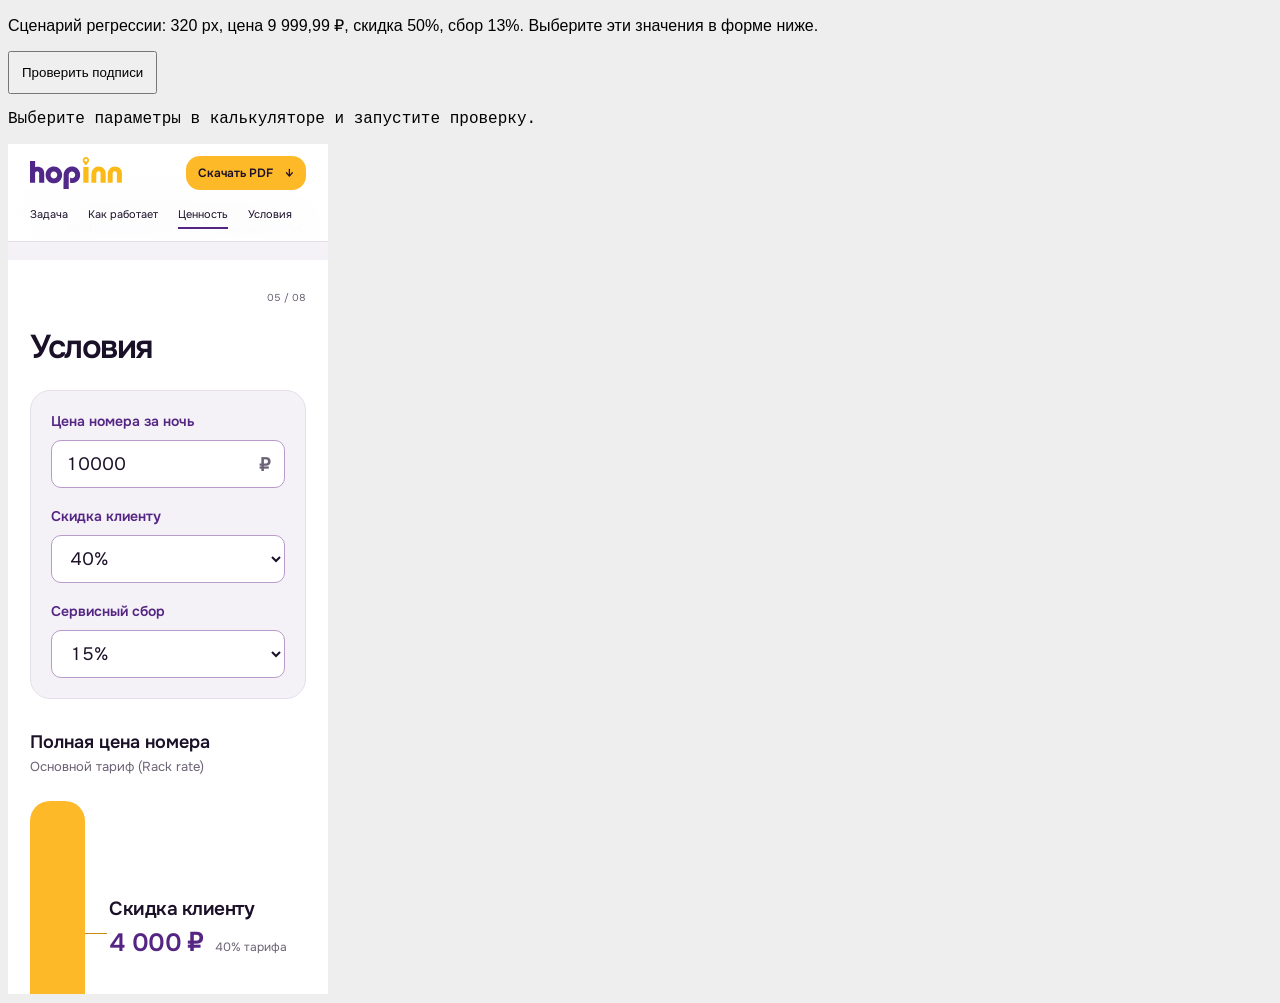
<file: tests/terms-layout.html>
<!doctype html><html lang="ru"><meta charset="utf-8"><title>Проверка подписей калькулятора</title><style>body{font:16px Arial;background:#eee}iframe{width:320px;height:850px;border:0;display:block}button{padding:12px}pre{white-space:pre-wrap}</style><p>Сценарий регрессии: 320 px, цена 9 999,99 ₽, скидка 50%, сбор 13%. Выберите эти значения в форме ниже.</p><button id="check">Проверить подписи</button><pre id="result">Выберите параметры в калькуляторе и запустите проверку.</pre><iframe title="Калькулятор 320 px" src="../hopinn-hotels/#terms"></iframe><script>
document.querySelector('#check').onclick=async()=>{const d=document.querySelector('iframe').contentDocument;await d.fonts.ready;const boxes=[...d.querySelectorAll('#terms .component-copy')].map(e=>e.getBoundingClientRect());const gaps=[boxes[1].top-boxes[0].bottom,boxes[2].top-boxes[1].bottom];const width=d.documentElement.clientWidth;document.querySelector('#result').textContent=JSON.stringify({pass:gaps.every(g=>g>=8)&&d.documentElement.scrollWidth===width,width,gaps,price:d.querySelector('#calc-price').value,discount:d.querySelector('#calc-discount').value,fee:d.querySelector('#calc-fee').value});};
</script></html>
</file>
<file: hopinn-hotels/styles.css>
@font-face{font-family:Onest;src:url('assets/fonts/onest-cyrillic-400-normal.woff2') format('woff2');font-weight:400;font-display:swap;unicode-range:U+0400-052F,U+2116}
@font-face{font-family:Onest;src:url('assets/fonts/onest-latin-400-normal.woff2') format('woff2');font-weight:400;font-display:swap}
@font-face{font-family:Onest;src:url('assets/fonts/onest-cyrillic-600-normal.woff2') format('woff2');font-weight:600;font-display:swap;unicode-range:U+0400-052F,U+2116}
@font-face{font-family:Onest;src:url('assets/fonts/onest-latin-600-normal.woff2') format('woff2');font-weight:600;font-display:swap}
@font-face{font-family:Onest;src:url('assets/fonts/onest-cyrillic-800-normal.woff2') format('woff2');font-weight:800;font-display:swap;unicode-range:U+0400-052F,U+2116}
@font-face{font-family:Onest;src:url('assets/fonts/onest-latin-800-normal.woff2') format('woff2');font-weight:800;font-display:swap}
:root{--purple:#552583;--gold:#FDB927;--ink:#1A1028;--lavender:#F4F2F7;--muted:#6b6275;--line:#e5dfec;--radius:28px;--gutter:clamp(24px,5vw,80px)}
*{box-sizing:border-box}html{scroll-behavior:smooth;scroll-padding-top:94px}body{margin:0;color:var(--ink);font:400 18px/1.5 Onest,Arial,sans-serif;background:var(--lavender)}a{color:inherit;text-decoration:none}button{font:inherit;cursor:pointer}img{max-width:100%;height:auto}h1,h2,h3,p{margin:0}h1,h2,h3{line-height:1.12;font-weight:600;letter-spacing:-.045em}h1{font-size:clamp(48px,5.1vw,76px)}h2{font-size:clamp(36px,3.5vw,54px);max-width:1120px}h3{font-size:24px;letter-spacing:-.025em}em{font-style:normal;color:var(--purple)}strong,b{font-weight:600}p{max-width:70ch}button,a{-webkit-tap-highlight-color:transparent}:focus-visible{outline:3px solid var(--purple);outline-offset:5px}button:focus-visible{outline-color:var(--ink)}[hidden]{display:none!important}.sr-only{position:absolute;width:1px;height:1px;padding:0;margin:-1px;overflow:hidden;clip:rect(0,0,0,0);white-space:nowrap;border:0}.skip-link{position:fixed;left:16px;top:-100px;background:var(--gold);padding:12px;z-index:100}.skip-link:focus{top:10px}
.site-header{position:sticky;top:0;z-index:30;display:flex;align-items:center;gap:24px;padding:14px var(--gutter);min-height:76px;background:#ffffffef;border-bottom:1px solid var(--line);backdrop-filter:blur(18px)}.brand{flex-shrink:0;display:flex}.brand img{width:108px;height:auto}.site-header nav{display:flex;justify-content:center;gap:clamp(12px,1.6vw,26px);flex:1;font-size:13px;white-space:nowrap}.site-header nav a{padding:7px 0;border-bottom:2px solid transparent;transition:border-color .15s}.site-header nav a:hover,.site-header nav a[aria-current]{border-color:var(--purple)}.button-small{font-size:13px;font-weight:600;display:inline-flex;gap:12px;align-items:center;padding:11px 16px;background:var(--gold);border-radius:14px;white-space:nowrap}.button{border:0;border-radius:16px;padding:17px 24px;background:var(--gold);color:var(--ink);display:inline-flex;align-items:center;justify-content:center;gap:24px;font-size:16px;font-weight:600;transition:background .15s,transform .15s}.button:hover,.button-small:hover{background:#ffca53}.button:active{transform:translateY(1px)}
.slide{max-width:1600px;margin:0 auto;padding:38px var(--gutter) 26px;position:relative;min-height:760px;display:flex;flex-direction:column;overflow:hidden;background:white;scroll-margin-top:0}.slide:nth-child(2n){background:var(--lavender)}.section-top{display:flex;justify-content:space-between;align-items:center;margin-bottom:34px;gap:20px}.eyebrow{font-size:12px;font-weight:600;letter-spacing:.12em;text-transform:uppercase;color:var(--purple)}.page-index{font-size:12px;color:var(--muted);font-variant-numeric:tabular-nums}.section-footer{display:flex;justify-content:space-between;align-items:center;gap:20px;padding-top:24px;margin-top:auto;font-size:11px;color:var(--muted);border-top:1px solid var(--line)}.slide>.section-footer{margin-top:36px}.hero{background:radial-gradient(ellipse at 90% 5%,#dfd1e9 0,transparent 52%),#f7f4fa;min-height:810px}.hero-layout{display:grid;grid-template-columns:1.16fr 1fr;align-items:center;gap:34px;flex:1;padding-bottom:30px}.hero h1{max-width:720px}.hero h1 em{display:block}.hero-lead{font-size:22px;line-height:1.45;margin-top:27px;max-width:520px}.hero-support{font-size:17px;color:var(--muted);margin-top:20px;max-width:470px}.hero-support strong{color:var(--ink)}.hero-cta{margin-top:28px}.hero-art{position:relative;min-height:480px;display:flex;align-items:center;justify-content:center}.sun-disc{position:absolute;width:380px;aspect-ratio:1;border-radius:50%;background:var(--gold);right:-50px;top:40px;opacity:.95}.hero-skyline{position:absolute;bottom:32px;width:650px;max-width:none;left:-70px;opacity:.55}.offer-card{background:#fff;border:1px solid #fff;border-radius:26px;overflow:hidden;box-shadow:0 20px 60px #3210501a}.hero-offer{position:relative;transform:rotate(-5deg);width:320px;z-index:2}.offer-picture{height:196px;position:relative;overflow:hidden}.offer-picture>img{width:100%;height:100%;object-fit:cover}.concealed>img{filter:blur(7px);transform:scale(1.08);opacity:.75}.lock-mark{position:absolute;top:50%;left:50%;transform:translate(-50%,-50%);display:grid;place-items:center;color:var(--purple);font-size:42px;font-weight:800;background:#ffffffcc;width:67px;height:67px;border-radius:50%;box-shadow:0 5px 15px #55258312}.discount-tag{position:absolute;top:14px;right:14px;background:var(--gold);font-size:15px;font-weight:800;padding:7px 12px;border-radius:12px}.offer-body{padding:22px}.stars{color:#b97c00;font-size:16px;letter-spacing:2px;display:inline-block}.offer-body h3{font-size:24px;margin:8px 0 7px}.offer-body p{color:var(--muted);font-size:13px}.amenities{display:flex;gap:6px;margin:14px 0}.amenities span{background:var(--lavender);padding:5px 8px;border-radius:8px;font-size:10px}.price-row{display:flex;align-items:baseline;gap:8px;flex-wrap:wrap}.price-row strong{font-size:25px}.price-row s{font-size:13px;color:var(--muted)}.price-row small{font-size:11px}.offer-hint{margin-top:16px;font-size:11px;color:var(--purple);border-top:1px solid var(--line);padding-top:12px}.floating-note{position:absolute;z-index:3;right:-5px;bottom:52px;transform:rotate(5deg);background:#fff;padding:18px 22px;border:1px solid var(--line);border-radius:17px;box-shadow:0 8px 28px #3210500d;font-size:14px}.floating-note strong{color:var(--purple)}.example-caption{font-size:11px;color:var(--muted);line-height:1.5}.hero-art>.example-caption{position:absolute;bottom:-18px;right:36px;font-size:10px}
.problem-heading{display:grid;grid-template-columns:1.3fr 1fr;gap:75px;align-items:center;margin-bottom:38px}.problem-heading h2{max-width:680px}.problem-heading h2 span{display:block;color:var(--purple);font-size:1.35em;letter-spacing:-.06em;margin-top:8px}.big-statement{font-size:29px;line-height:1.3;letter-spacing:-.03em;border-left:3px solid var(--gold);padding-left:30px}.big-statement strong{color:var(--purple)}.problem-layout{display:grid;grid-template-columns:1.2fr 1fr;gap:74px;flex:1}.factors h3{font-size:20px;margin-bottom:14px}.editorial-list{list-style:none;margin:0;padding:0}.editorial-list li{position:relative;padding:13px 0 13px 25px;border-top:1px solid var(--line);font-size:16px}.editorial-list li:before{content:'';position:absolute;left:0;top:24px;width:6px;height:6px;border-radius:50%;background:var(--purple)}.risk-panel{background:white;border-radius:26px;padding:28px 32px;position:relative}.risk-panel>img{position:absolute;right:12px;top:-64px;width:95px}.risk-panel h3{font-size:22px;max-width:410px}.risk-panel ol{list-style:none;counter-reset:risk;margin:20px 0 0;padding:0}.risk-panel li{counter-increment:risk;padding:12px 0 12px 36px;font-size:15px;position:relative;border-top:1px solid var(--line)}.risk-panel li:before{content:'0' counter(risk);position:absolute;left:0;color:var(--purple);font-size:11px;top:16px;font-weight:600}
.mechanics{min-height:870px}.mechanics h2{font-size:clamp(34px,3.1vw,46px);max-width:1150px}.section-subtitle{color:var(--muted);font-size:16px;margin:14px 0 30px}.mechanics-layout{display:grid;grid-template-columns:1fr 1.06fr;gap:48px;align-items:start}.steps{list-style:none;margin:0;padding:0;display:grid;gap:17px}.steps li{display:grid;grid-template-columns:28px 1fr 48px;gap:13px;align-items:start;font-size:14px;line-height:1.45}.step-number{width:27px;height:27px;background:var(--purple);color:#fff;font-size:12px;display:grid;place-items:center;border-radius:50%;margin-top:2px}.steps strong{font-weight:600}.step-mini{border:1px solid var(--line);border-radius:9px;background:var(--lavender);width:48px;min-height:44px;display:flex;align-items:center;justify-content:center;flex-direction:column;font-size:19px;color:var(--purple);font-weight:600;overflow:hidden}.step-mini span{font-size:7px}.mini-offers{flex-direction:row;gap:2px}.mini-offers i{font-style:normal;width:17px;height:28px;background:white;display:grid;place-items:center;font-size:12px;border-radius:4px}.mini-reveal img{width:100%;height:44px;object-fit:cover}.demo-area{background:var(--lavender);padding:22px;border-radius:26px;position:relative}.demo-label{display:flex;justify-content:space-between;align-items:center;margin-bottom:22px}.demo-label .eyebrow{font-size:10px;letter-spacing:.08em}.demo-badge{background:white;padding:3px 8px;border:1px solid var(--line);border-radius:15px;font-size:9px}.demo-screens{display:grid;grid-template-columns:1fr 1.12fr;gap:12px;align-items:center}.phone{background:white;border:1px solid var(--line);border-radius:18px;padding:12px;overflow:hidden;position:relative;box-shadow:0 6px 16px #2b0b4e08;font-size:10px}.phone-top{border-bottom:1px solid var(--line);padding-bottom:9px;margin-bottom:10px}.phone-top img{width:54px;display:block}.phone h3{font-size:16px;letter-spacing:-.025em;margin:6px 0}.phone p{font-size:9px;color:var(--muted);line-height:1.4}.search-mini{padding:8px 6px;background:var(--lavender);border-radius:9px;font-size:8px;margin-bottom:14px}.results-phone h3{font-size:12px}.result-mini{border:1px solid var(--line);border-radius:10px;overflow:hidden;margin-top:10px}.result-mini>img{height:57px;width:100%;object-fit:cover;filter:blur(4px);opacity:.7}.result-mini>div{padding:6px 7px;display:flex;flex-direction:column;gap:3px}.result-mini .stars{font-size:7px;letter-spacing:1px}.result-mini b{font-size:9px}.result-mini span{font-size:7px}.result-mini strong{font-size:10px}.result-mini i{background:var(--gold);font-style:normal;padding:2px 4px;border-radius:4px;float:right;font-size:7px}.phone-note{margin-top:12px}.phone-photo{height:124px;position:relative;margin:-1px -1px 11px;border-radius:10px;overflow:hidden}.phone-photo>img{width:100%;height:100%;object-fit:cover}.phone-photo .lock-mark{width:42px;height:42px;font-size:26px}.phone-photo .discount-tag{font-size:9px;right:6px;top:6px;padding:4px 7px;border-radius:6px}.reveal-phone>.demo-concealed>.stars,.demo-revealed>.stars,.print-revealed>.stars{font-size:10px;letter-spacing:1px}.phone-tags{font-size:8px;color:var(--muted);margin:14px 0}.phone-price{font-size:18px;font-weight:600;margin:14px 0}.phone-price s{font-size:10px;font-weight:400;color:var(--muted)}.reveal-controls .button{font-size:10px;padding:11px 8px;gap:8px;width:100%;border-radius:9px}.revealed-tag{position:absolute;bottom:8px;left:8px;right:8px;background:#fffef0ef;color:var(--purple);border-radius:7px;padding:5px 6px;text-align:center;font-size:8px;font-weight:600}.offer-accept{margin:14px 0 10px;padding:11px 9px;background:var(--lavender);color:var(--purple);border-radius:9px;font-size:9px;line-height:1.4}.reset-button{width:100%;background:white;color:var(--purple);border:1px solid var(--purple);border-radius:9px;font-size:10px;padding:10px}.demo-area>.example-caption{margin-top:17px;font-size:9px}.print-revealed{display:none}.noscript-note{font-size:12px;margin-top:15px}.confetti{position:absolute;inset:0;pointer-events:none;overflow:hidden}.confetti i{position:absolute;top:35%;left:50%;width:7px;height:12px;background:var(--gold);animation:confetti-burst .9s ease-out forwards;transform:rotate(var(--rot))}.confetti i:nth-child(3n){background:var(--purple)}.confetti i:nth-child(3n+1){background:#bda5d4}.reveal-phone.is-animating .demo-revealed{animation:reveal-in .4s ease-out}@keyframes confetti-burst{to{transform:translate(var(--x),var(--y)) rotate(var(--rot));opacity:0}}@keyframes reveal-in{from{opacity:.2;transform:translateY(12px)}to{opacity:1;transform:translateY(0)}}
.value{min-height:800px}.value h2{position:relative;z-index:2}.value-loop{position:absolute;top:285px;left:3%;width:94%;height:340px;opacity:.75;pointer-events:none}.value-loop svg{width:100%;height:100%;overflow:visible}.value-loop path{fill:none;stroke:#e4daec;stroke-width:26;stroke-linecap:round}.value-grid{display:grid;grid-template-columns:1fr 100px 1fr;gap:24px;position:relative;z-index:1;margin-top:40px;align-items:center}.value-column{background:#f4f2f7e8;border-radius:24px;padding:28px;align-self:stretch}.value-heading{display:flex;align-items:center;gap:15px;margin-bottom:20px}.value-heading h3{font-size:24px}.icon-circle{width:42px;height:42px;display:grid;place-items:center;flex-shrink:0;border-radius:50%;background:var(--gold);color:var(--purple);font-size:24px}.hotels .icon-circle{background:var(--purple);color:white}.value-column ul{list-style:none;padding:0;margin:0}.value-column li{font-size:16px;line-height:1.5;padding:13px 0;border-top:1px solid #ddd3e6}.value-column strong{color:var(--purple)}.loop-center{background:white;border-radius:50%;width:100px;height:100px;box-shadow:0 3px 24px #3e0b6710;display:grid;place-items:center}.loop-center img{width:76px}.validation-note{display:flex;align-items:center;justify-content:center;gap:12px;margin-top:30px;font-size:13px;color:var(--purple)}.validation-note>span{display:grid;place-items:center;width:24px;height:24px;border:1px solid #baa3ce;border-radius:50%}
.terms{min-height:920px}.terms-title{display:flex;justify-content:space-between;align-items:flex-start;gap:30px}.terms-title p{text-align:right;font-size:17px;color:var(--muted)}.economics{margin-top:32px}.bar-heading{display:flex;justify-content:space-between;font-size:13px;margin-bottom:10px}.price-bar{display:flex;min-height:112px;border-radius:20px;overflow:hidden}.price-bar>div{display:flex;flex-direction:column;justify-content:center;padding:16px 24px}.price-bar b{font-size:32px;line-height:1.1}.price-bar span{font-size:13px;margin-top:8px}.bar-discount{width:40%;background:var(--gold)}.price-bar .bar-fee{width:9%;background:#c9b1df;padding:16px 8px;align-items:center}.bar-fee b{font-size:24px}.bar-hotel{width:51%;background:var(--purple);color:white}.bar-legend{display:flex;align-items:flex-start;gap:28px;margin-top:15px;font-size:11px}.bar-legend>span{display:flex;align-items:baseline;gap:7px}.bar-legend i{width:8px;height:8px;display:inline-block;border-radius:2px;flex-shrink:0}.yellow{background:var(--gold)}.lavender{background:#c9b1df}.purple{background:var(--purple)}.chart-note{font-size:11px;color:var(--muted);margin-top:10px;max-width:none}.terms-grid{display:grid;grid-template-columns:1fr 1.35fr;gap:48px;margin-top:35px}.control-panel{border-radius:24px;background:var(--lavender);padding:26px 30px}.control-panel h3{font-size:29px;margin:12px 0 13px}.control-panel p{font-size:15px}.discount-choices{display:flex;gap:8px;margin:19px 0}.discount-choices span{border:1px solid #cbb8db;background:#fff;color:var(--purple);border-radius:12px;padding:8px 18px;font-weight:600}.control-panel .small{font-size:12px;color:var(--muted)}.terms-details{padding-top:4px}.terms-details>div{border-bottom:1px solid var(--line);padding:15px 0}.terms-details h3{font-size:19px;margin-bottom:10px}.terms-details p{font-size:15px;color:var(--muted)}
.legal{min-height:780px}.legal h2{max-width:1100px}.legal-flow{display:grid;grid-template-columns:1fr 60px 1fr;gap:20px;margin-top:42px;align-items:center}.contract-card{background:#fff;border-radius:24px;padding:28px;align-self:stretch;position:relative}.contract-number{position:absolute;right:24px;top:23px;color:#b9a3cc;font-size:14px}.contract-parties{display:flex;align-items:center;gap:22px;margin-bottom:28px;font-size:20px;font-weight:600}.contract-parties img{width:90px}.contract-parties b{color:#ab8bc4;font-size:22px}.contract-card h3{font-size:25px;line-height:1.25;max-width:400px}.contract-card p{font-size:16px;color:var(--muted);margin-top:22px;max-width:410px}.flow-arrow{font-size:42px;text-align:center;color:var(--purple)}.agency-strip{position:relative;display:flex;gap:30px;align-items:center;margin-top:32px;padding:20px 32px;background:#e9e0f1;border-radius:24px}.agency-strip>img{width:90px;height:90px;object-fit:contain}.agency-strip h3{font-size:23px}.agency-strip p{font-size:14px;color:var(--muted);margin-top:10px}.agency-symbol{font-size:48px;margin-left:auto;color:#aa8bc1}
.integration{min-height:780px}.integration-grid{display:grid;grid-template-columns:1.15fr 1fr;gap:54px;flex:1;align-items:center;margin-top:44px}.exchange-nodes{display:flex;align-items:center;gap:20px;margin-bottom:30px}.system-node{border:1px solid var(--line);border-radius:20px;flex:1;height:110px;display:flex;align-items:center;justify-content:center;font-size:24px;font-weight:600;box-shadow:0 7px 24px #34175205}.system-node img{width:130px}.exchange-arrows{font-size:44px;color:var(--purple)}.data-route{display:flex;justify-content:space-between;gap:15px;font-size:13px;padding:12px 0;border-bottom:1px solid var(--line);color:var(--purple)}.data-route b{font-size:20px;line-height:1}.data-route.reverse{color:var(--muted)}.integration-exchange>p{font-size:17px;color:var(--muted);margin-top:28px}.extranet-panel{background:var(--purple);border-radius:28px;padding:32px;color:white;position:relative;overflow:hidden;min-height:390px}.extranet-panel .eyebrow{color:#d9c5e9;font-size:10px}.extranet-panel h3{font-size:38px;margin:18px 0 24px}.extranet-options{display:grid;grid-template-columns:1fr 1fr;gap:9px}.extranet-options span{border:1px solid #ffffff45;border-radius:12px;padding:10px;font-size:12px;background:#ffffff09}.extranet-panel p{font-size:15px;color:#f3e9fb;margin-top:25px;position:relative;z-index:1;max-width:350px}.extranet-panel>img{position:absolute;width:130px;bottom:-28px;right:-22px;opacity:.35;transform:rotate(-25deg)}
.join.slide{background:var(--purple);color:white;min-height:780px}.join .eyebrow{color:#dfceec}.join .page-index{color:#cab3db}.join-layout{display:grid;grid-template-columns:1fr .85fr;gap:100px;align-items:center;flex:1}.join-hotels{display:flex;gap:24px;align-items:center}.fifteen{font-size:clamp(140px,14vw,210px);font-weight:800;line-height:.95;letter-spacing:-.08em;color:var(--gold)}.join-hotels h2{font-size:44px;line-height:1.05;margin-top:12px}.join-hotels .stars{color:var(--gold);font-size:15px;letter-spacing:3px}.join-copy>p{font-size:18px;color:#eee0f8;margin-top:28px;max-width:450px}.launch-date{margin-top:28px;padding-top:22px;border-top:1px solid #ffffff32;display:flex;gap:25px;align-items:baseline;max-width:450px}.launch-date span{font-size:12px;color:#ccb5de}.launch-date strong{font-size:20px}.special-offer{background:var(--gold);color:var(--ink);border-radius:30px;padding:28px 34px;position:relative;transform:rotate(2deg)}.special-offer .eyebrow{color:#4f2b14;font-size:10px}.offer-rate{font-size:110px;line-height:1.1;font-weight:600;letter-spacing:-.07em;margin:12px 0}.offer-rate span{font-size:64px;letter-spacing:-.06em}.special-offer h3{font-size:27px}.special-offer p{font-size:14px;margin-top:17px;max-width:350px}.standard-rate{margin-top:25px;padding-top:18px;border-top:1px solid #54351c40;font-size:12px}.contact-row{display:grid;grid-template-columns:1fr .8fr 1.1fr;align-items:center;gap:30px;margin-top:55px;padding:28px 0;border-top:1px solid #ffffff35}.contact-row h3{font-size:27px}.contact-row a{display:flex;flex-direction:column;gap:9px;align-items:flex-start}.contact-row a span{font-size:11px;color:#d5bee5}.contact-row strong{font-size:22px;border-bottom:1px solid #ffffff66;padding-bottom:4px}.contact-row a:hover strong{color:var(--gold);border-color:var(--gold)}.join .section-footer{border-color:#ffffff35;color:#cfb8df;margin-top:15px}.join .section-footer>img{width:82px;background:white;border-radius:9px;padding:8px}.join .section-footer>a{color:white}.join a:focus-visible{outline-color:var(--gold)}
@media(min-width:1601px){body{background:#eae6ee}.slide{border-left:1px solid #e4daec;border-right:1px solid #e4daec}}
@media(max-width:1100px){.site-header{gap:18px}.site-header nav{gap:13px;font-size:11px}.site-header nav a:nth-child(1),.site-header nav a:nth-child(3){display:none}.slide{min-height:auto;padding-top:32px;padding-bottom:25px}.hero-layout{gap:15px}.hero-art{min-height:440px}.hero-offer{width:280px}.floating-note{right:-10px;bottom:18px}.hero-lead{font-size:19px}.hero-support{font-size:15px}.hero-cta{font-size:14px;padding:15px}.problem-layout{gap:35px}.problem-heading{gap:30px}.big-statement{font-size:25px}.mechanics-layout{gap:26px;grid-template-columns:1fr 1fr}.steps li{grid-template-columns:26px 1fr;gap:10px;font-size:13px}.step-mini{display:none}.demo-area{padding:16px}.demo-screens{gap:8px}.phone{padding:9px}.phone-photo{height:105px}.result-mini>img{height:45px}.value-grid{grid-template-columns:1fr 60px 1fr;gap:12px}.loop-center{width:60px;height:60px}.loop-center img{width:46px}.value-column{padding:22px}.value-heading{gap:10px}.value-heading h3{font-size:20px}.value-column li{font-size:14px}.terms-grid{gap:32px}.integration-grid{gap:32px}.join-layout{gap:60px}.contact-row strong{font-size:19px}}
@media(max-width:800px){.site-header{flex-wrap:wrap;justify-content:space-between;gap:10px;padding:12px var(--gutter)}.site-header nav{order:3;flex-basis:100%;justify-content:space-between;gap:16px;overflow-x:auto;font-size:12px;padding-top:2px}.site-header nav a{padding:4px 0}.site-header nav a:nth-child(1),.site-header nav a:nth-child(3){display:block}.site-header nav a:nth-child(5){display:none}.brand img{width:92px}.button-small{padding:8px 12px;font-size:12px}html{scroll-padding-top:116px}.section-top{margin-bottom:25px}.hero h1{font-size:47px}.hero-layout{grid-template-columns:1.1fr 1fr}.hero-art{min-height:400px}.hero-offer{width:235px}.offer-picture{height:150px}.offer-body{padding:17px}.offer-body h3{font-size:19px}.price-row strong{font-size:21px}.floating-note{font-size:11px;padding:12px 15px;bottom:25px}.sun-disc{width:270px;right:-80px}.hero-lead{font-size:17px}.hero-support{font-size:14px}.hero-cta{font-size:12px;gap:10px}.problem-heading h2{font-size:35px}.big-statement{font-size:21px;padding-left:20px}.risk-panel{padding:22px}.risk-panel h3{font-size:19px}.editorial-list li,.risk-panel li{font-size:14px}.problem-layout{gap:26px}.mechanics-layout{grid-template-columns:1fr}.steps{grid-template-columns:1fr 1fr;gap:20px 25px}.steps li:last-child{grid-column:1/-1;max-width:90%}.demo-area{max-width:650px;width:100%;padding:24px}.demo-screens{grid-template-columns:.8fr 1fr;max-width:460px;margin:auto;gap:22px}.phone{padding:14px}.phone-photo{height:130px}.phone h3{font-size:18px}.phone p{font-size:11px}.phone-tags{font-size:10px}.reveal-controls .button,.reset-button{font-size:13px;padding:13px}.offer-accept{font-size:12px}.result-mini>img{height:60px}.result-mini b{font-size:10px}.result-mini span{font-size:8px}.result-mini strong{font-size:12px}.value-grid{grid-template-columns:1fr 1fr;gap:26px}.loop-center{position:absolute;left:calc(50% - 28px);top:45%;width:56px;height:56px}.value-heading{flex-direction:column;align-items:flex-start}.value-loop{top:330px}.value-column{padding:24px}.bar-legend{gap:15px;font-size:10px}.terms-grid{gap:25px;grid-template-columns:1fr 1fr}.control-panel{padding:23px}.control-panel h3{font-size:26px}.discount-choices span{padding:7px 12px}.terms-details h3{font-size:18px}.terms-details p{font-size:14px}.legal-flow{grid-template-columns:1fr 35px 1fr;gap:10px}.contract-card{padding:23px}.contract-parties{font-size:17px;gap:15px}.contract-parties img{width:72px}.contract-card h3{font-size:21px}.contract-card p{font-size:14px}.flow-arrow{font-size:30px}.agency-strip{padding:18px 23px;gap:15px}.agency-strip h3{font-size:20px}.agency-strip>img{width:70px;height:70px}.integration-grid{grid-template-columns:1fr 1fr;gap:25px}.system-node{font-size:19px;height:85px}.system-node img{width:85px}.exchange-nodes{gap:10px}.exchange-arrows{font-size:30px}.data-route{font-size:11px}.integration-exchange>p{font-size:15px}.extranet-panel{padding:24px;min-height:370px}.extranet-panel h3{font-size:30px}.extranet-panel p{font-size:14px}.extranet-options span{font-size:10px;padding:9px}.join-layout{gap:35px;grid-template-columns:1fr .85fr}.fifteen{font-size:125px}.join-hotels{gap:16px}.join-hotels h2{font-size:32px}.join-copy>p{font-size:16px}.special-offer{padding:24px}.offer-rate{font-size:90px}.offer-rate span{font-size:48px}.special-offer h3{font-size:23px}.special-offer p{font-size:13px}.launch-date{display:block}.launch-date strong{display:block;font-size:18px;margin-top:7px}.contact-row{gap:20px}.contact-row h3{font-size:22px}.contact-row strong{font-size:16px}.join .section-footer>span{font-size:10px}}
@media(max-width:600px){:root{--gutter:22px}body{font-size:16px}h2{font-size:33px;line-height:1.13}.site-header nav{font-size:11px;gap:20px}.site-header nav a:nth-child(1),.site-header nav a:nth-child(3){display:none}.section-top{margin-bottom:26px;gap:12px}.eyebrow{font-size:10px;letter-spacing:.09em}.page-index{font-size:10px;white-space:nowrap}.slide{padding-top:30px;padding-bottom:22px}.slide>.section-footer{margin-top:30px;font-size:9px;padding-top:18px;gap:20px}.section-footer span:last-child{max-width:48%;text-align:right}.hero-layout{display:flex;flex-direction:column;align-items:stretch;gap:18px;padding:0}.hero h1{font-size:47px;line-height:1.04;letter-spacing:-.055em}.hero-lead{font-size:18px;line-height:1.5;margin-top:24px}.hero-support{font-size:15px;margin-top:18px}.hero-cta{font-size:13px;padding:15px 18px;width:100%;margin-top:22px}.hero-art{min-height:410px;margin-top:15px}.hero-offer{width:255px}.offer-picture{height:160px}.floating-note{right:0;bottom:20px}.hero-skyline{width:520px;left:-110px;bottom:25px}.sun-disc{width:280px;right:-35px;top:30px}.hero-art>.example-caption{bottom:0;right:15px;font-size:9px}.problem-heading{display:block;margin-bottom:27px}.problem-heading h2{font-size:34px}.problem-heading h2 span{font-size:1.75em;margin-top:12px}.big-statement{font-size:23px;margin-top:24px;border-left-width:3px;padding-left:20px}.big-statement br{display:none}.problem-layout{display:block}.factors h3{font-size:20px}.editorial-list li{font-size:14px;padding:16px 0 16px 20px}.editorial-list li:before{top:26px}.risk-panel{margin-top:42px;padding:25px}.risk-panel>img{width:76px;top:-46px;right:8px}.risk-panel h3{font-size:22px}.risk-panel li{font-size:14px;line-height:1.55}.mechanics h2{font-size:33px}.section-subtitle{font-size:14px;margin:18px 0 28px}.steps{display:flex;flex-direction:column;gap:24px}.steps li{grid-template-columns:26px 1fr 42px;font-size:14px;gap:10px}.steps li:last-child{max-width:none}.step-mini{display:flex;width:42px;height:44px}.demo-area{padding:19px 15px;margin-top:8px;border-radius:22px}.demo-label{margin-bottom:18px}.demo-label .eyebrow{font-size:9px}.demo-screens{gap:10px;grid-template-columns:.78fr 1fr}.phone{padding:10px;border-radius:13px}.phone h3{font-size:15px}.phone p{font-size:8px}.phone-photo{height:105px}.results-phone h3{font-size:10px}.search-mini{font-size:7px;padding:7px 3px}.result-mini>img{height:44px}.result-mini>div{padding:5px}.result-mini b{font-size:7px}.result-mini span{font-size:6px}.result-mini strong{font-size:9px}.result-mini i{font-size:6px}.result-mini .stars{font-size:6px}.phone-tags{font-size:7px;margin:12px 0}.phone-price{font-size:16px;margin:12px 0}.phone-price s{font-size:8px}.reveal-controls .button,.reset-button{font-size:9px;padding:12px 5px;gap:6px}.offer-accept{font-size:9px}.revealed-tag{font-size:7px;left:5px;right:5px}.demo-area>.example-caption{font-size:8px}.value h2 br{display:none}.value-grid{display:flex;flex-direction:column;gap:46px;margin-top:30px}.value-heading{flex-direction:row;align-items:center}.value-heading h3{font-size:23px}.value-column{padding:25px}.value-column li{font-size:15px;padding:14px 0}.loop-center{top:calc(50% - 70px);left:calc(50% - 28px);transform:none}.value-loop{display:none}.validation-note{font-size:12px;align-items:flex-start;justify-content:flex-start;line-height:1.5}.validation-note>span{flex-shrink:0}.terms-title p{font-size:13px;line-height:1.4}.terms-title h2{font-size:38px}.economics{margin-top:28px}.bar-heading{font-size:11px}.price-bar{border-radius:14px;min-height:95px}.price-bar>div{padding:16px 12px}.price-bar b{font-size:27px}.price-bar span{font-size:10px;line-height:1.3}.bar-fee b{font-size:16px}.bar-legend{display:grid;gap:7px;font-size:11px;margin-top:17px}.chart-note{font-size:10px;margin-top:15px;line-height:1.55}.terms-grid{display:flex;flex-direction:column;gap:20px;margin-top:26px}.control-panel{padding:25px}.control-panel h3{font-size:30px}.control-panel h3 br{display:none}.control-panel p{font-size:15px}.control-panel .small{font-size:13px}.discount-choices span{padding:10px 24px;font-size:17px}.terms-details>div{padding:20px 0}.terms-details h3{font-size:20px}.terms-details p{font-size:15px}.legal-flow{display:flex;flex-direction:column;gap:10px;margin-top:30px}.contract-card{padding:25px}.contract-parties{font-size:20px}.contract-parties img{width:80px}.contract-card h3{font-size:24px;max-width:none}.contract-card p{font-size:15px;margin-top:18px}.flow-arrow{transform:rotate(90deg);line-height:1;font-size:28px}.agency-strip{margin-top:25px;padding:22px;gap:12px;align-items:flex-start}.agency-strip>img{width:50px;height:50px}.agency-strip h3{font-size:19px;line-height:1.25}.agency-strip p{font-size:12px}.agency-symbol{display:none}.integration h2 br{display:none}.integration-grid{display:flex;flex-direction:column;gap:30px;margin-top:30px;align-items:stretch}.system-node{font-size:22px;height:92px}.system-node img{width:110px}.exchange-nodes{gap:16px;margin-bottom:20px}.data-route{font-size:12px}.integration-exchange>p{font-size:16px;line-height:1.6;margin-top:22px}.extranet-panel{padding:27px;min-height:auto}.extranet-panel h3{font-size:34px}.extranet-options span{font-size:12px;padding:12px}.extranet-panel p{font-size:15px;line-height:1.6}.join-layout{display:flex;flex-direction:column;align-items:stretch;gap:32px}.join-hotels{gap:30px}.fifteen{font-size:150px}.join-hotels h2{font-size:40px}.join-copy>p{font-size:17px;margin-top:23px}.launch-date{display:flex;align-items:center;margin-top:23px;padding-top:18px}.launch-date strong{font-size:18px;margin:0}.special-offer{transform:rotate(1deg);padding:27px 30px}.offer-rate{font-size:108px;margin:14px 0}.offer-rate span{font-size:62px}.special-offer h3{font-size:28px}.special-offer p{font-size:15px}.standard-rate{font-size:13px}.contact-row{display:flex;flex-direction:column;align-items:flex-start;gap:25px;margin-top:35px;padding:28px 0}.contact-row h3{font-size:29px}.contact-row strong{font-size:24px}.contact-row a span{font-size:12px}.join .section-footer>span{display:none}.join .section-footer>a{font-size:11px}.join .section-footer>img{width:88px}}
@media(prefers-reduced-motion:reduce){html{scroll-behavior:auto}*,*::before,*::after{animation:none!important;transition:none!important}}
@media(max-width:600px){.loop-center{position:static;align-self:center;margin:-42px 0;z-index:3}.site-header nav a:nth-child(1),.site-header nav a:nth-child(3),.site-header nav a:nth-child(5){display:block}.reveal-controls .button,.reset-button{min-height:44px}}
/* All sections remain reachable at intermediate viewport widths. */
.site-header nav{min-width:0}
@media(max-width:1100px){.site-header nav{overflow-x:auto;justify-content:flex-start;scrollbar-width:thin}.site-header nav a:nth-child(n){display:block;flex-shrink:0}}

/* October review: clear content, no working section labels or footer slogans. */
.section-top{justify-content:flex-end;margin-bottom:24px}
.steps li{grid-template-columns:28px 1fr}
.result-mini .result-price{display:grid;grid-template-columns:1fr auto;gap:2px 5px;align-items:center;padding:2px 0 0}
.result-price s{grid-column:1;font-size:8px;color:var(--muted);line-height:1.35;font-weight:400}
.result-price strong{grid-column:1;font-size:11px;line-height:1.35}
.result-price i{grid-column:2;grid-row:1/3;float:none;align-self:center}
.icon-circle svg{width:25px;height:25px}
.value-column{background:rgba(244,242,247,.42)}
.value-loop{opacity:1}.value-loop path{stroke:#d3bfE3;stroke-width:25}
.validation-note{font-size:16px;margin-top:30px}
.economics-layout{display:grid;grid-template-columns:1.4fr 1fr;gap:70px;align-items:center;margin-top:40px;flex:1;padding-bottom:35px}
.price-structure{margin:0}.price-structure figcaption{font-size:20px;font-weight:600;line-height:1.3;margin-bottom:25px}.price-structure figcaption span{display:block;font-size:13px;font-weight:400;color:var(--muted);margin-top:5px}
.price-components{display:grid;grid-template-rows:1fr 1fr 1.15fr}
.price-component{display:grid;grid-template-columns:86px 1fr;gap:30px;min-height:140px}
.price-segment{position:relative}.price-segment:after{content:'';position:absolute;width:22px;height:1px;right:-22px;top:50%;background:currentColor}
.discount-component .price-segment{background:var(--gold);color:#c78b16;border-radius:20px 20px 0 0}
.fee-component .price-segment{background:#c9b1df;color:#aa8ac4}
.hotel-component .price-segment{background:var(--purple);color:var(--purple);border-radius:0 0 20px 20px}
.component-copy{align-self:center;padding:16px 0}.component-copy h3{font-size:21px;margin-bottom:10px}.component-copy p{font-size:15px;line-height:1.5;color:var(--muted)}.component-copy p strong{color:var(--ink);font-weight:600}
.structure-caption{font-size:10px;color:var(--muted);margin-top:17px}
.terms-comments{list-style:none;margin:0;padding:0;display:grid;gap:26px}.terms-comments li{font-size:20px;line-height:1.5;border-top:2px solid #ddcfe8;padding-top:23px}.terms-comments strong{color:var(--purple)}
.terms{min-height:830px}
.contract-map{margin-top:30px;padding-bottom:30px;flex:1}.guest-node{margin:0 auto;background:var(--purple);color:white;border-radius:18px;max-width:180px;text-align:center;font-size:25px;font-weight:600;padding:13px 25px}
.contract-connectors{height:38px;width:52%;position:relative;margin:0 auto;border-left:2px solid #bda1d2;border-right:2px solid #bda1d2;border-top:2px solid #bda1d2;margin-top:18px;border-radius:14px 14px 0 0}
.contract-connectors:before{content:'';position:absolute;top:-20px;height:20px;left:50%;border-left:2px solid #bda1d2}
.contract-connectors span{position:absolute;bottom:0;width:9px;height:9px;border-bottom:2px solid #bda1d2;border-right:2px solid #bda1d2;transform:rotate(45deg)}.contract-connectors span:first-child{left:-5px}.contract-connectors span:last-child{right:-5px}
.contract-branches{display:grid;grid-template-columns:1fr 1fr;gap:75px}
.contract-branch{padding:20px 28px 24px;border-radius:24px;background:#ffffffa8}
.contract-node{display:flex;align-items:center;justify-content:center;height:43px;margin-bottom:23px;font-size:31px;font-weight:600}.contract-node img{width:122px}
.contract-branch p{font-size:19px;line-height:1.5}.contract-payment{margin-top:15px;color:var(--purple)}.contract-detail{font-size:15px!important;color:var(--muted);margin-top:17px}.contract-refund{font-size:16px!important;margin-top:20px;color:var(--muted)}.contract-refund strong{color:var(--purple)}
.agency-relation{display:flex;align-items:center;gap:32px;margin-top:28px;padding:23px 28px;border-top:1px solid #cebadc}.agency-relation>div{display:flex;gap:22px;align-items:center;flex-shrink:0}.agency-relation img{width:86px}.agency-relation span{font-size:26px;color:var(--purple)}.agency-relation b{font-size:23px}.agency-relation p{font-size:17px}.agency-relation small{display:block;font-size:13px;color:var(--muted);margin-top:5px}
.transfer-lane{border-bottom:1px solid var(--line);padding:20px 0 25px}.transfer-lane:first-child{padding-top:0}.transfer-direction{display:grid;grid-template-columns:1fr 100px 1fr;align-items:center;gap:20px}.transfer-direction strong{font-size:26px;font-weight:600}.transfer-direction img{width:120px;justify-self:center}.transfer-direction svg{width:100%;height:27px;color:var(--purple)}.transfer-direction>:last-child{justify-self:end}.transfer-lane p{font-size:20px;color:var(--purple);line-height:1.5;margin-top:17px}.integration-exchange>.exchange-description{font-size:15px;line-height:1.5;margin-top:22px}.integration-grid{margin-top:35px;align-items:center;padding-bottom:35px}
.hotel-star-rows{display:flex;flex-direction:column;gap:5px;margin-bottom:10px}.hotel-star-rows .stars{line-height:1}.join-copy>p{max-width:480px}.standard-rate{font-size:20px;line-height:1.4;margin-top:30px;padding-top:24px}.special-offer{padding:35px 38px}.special-offer .eyebrow{font-size:11px;line-height:1.5;display:block}.join-layout{gap:85px}.join .contact-row{margin-bottom:15px}
@media(max-width:1100px){.economics-layout{gap:35px}.price-component{grid-template-columns:65px 1fr;gap:24px}.component-copy h3{font-size:19px}.component-copy p{font-size:14px}.terms-comments li{font-size:18px}.contract-branches{gap:35px}.contract-branch{padding:20px}.contract-branch p{font-size:17px}.transfer-direction{grid-template-columns:1fr 70px 1fr;gap:12px}.transfer-direction strong{font-size:22px}.transfer-direction img{width:100px}.transfer-lane p{font-size:18px}.join-layout{gap:45px}}
@media(max-width:800px){.price-component{grid-template-columns:55px 1fr;gap:24px;min-height:155px}.component-copy h3{font-size:18px}.component-copy p{font-size:13px}.economics-layout{gap:28px}.terms-comments li{font-size:16px}.price-structure figcaption{font-size:18px}.validation-note{font-size:15px}.contract-branch p{font-size:16px}.contract-branches{gap:25px}.contract-detail{font-size:13px!important}.contract-refund{font-size:14px!important}.agency-relation{gap:25px;padding:22px 0}.agency-relation p{font-size:15px}.agency-relation small{font-size:12px}.transfer-direction{grid-template-columns:1fr 50px 1fr;gap:10px}.transfer-direction strong{font-size:18px}.transfer-direction img{width:85px}.transfer-lane p{font-size:17px}.standard-rate{font-size:18px}.special-offer{padding:28px}}
@media(max-width:600px){.steps li{grid-template-columns:26px 1fr}.result-price s{font-size:7px}.result-price strong{font-size:9px}.result-price i{font-size:6px}.validation-note{font-size:14px}.value-column{background:transparent}.economics-layout{display:flex;flex-direction:column;gap:30px;margin-top:30px;padding-bottom:5px;align-items:stretch}.price-component{grid-template-columns:55px 1fr;gap:24px;min-height:145px}.component-copy h3{font-size:19px}.component-copy p{font-size:14px}.structure-caption{font-size:10px}.terms-comments{gap:23px}.terms-comments li{font-size:17px;padding-top:20px}.terms{min-height:0}.contract-map{margin-top:28px;padding-bottom:0}.guest-node{font-size:23px;max-width:160px;padding:12px}.contract-connectors{display:none}.contract-branches{display:flex;flex-direction:column;gap:20px;margin-top:25px}.contract-branch{padding:23px;position:relative}.contract-branch:before{content:'';position:absolute;left:50%;top:-20px;height:20px;border-left:2px solid #bda1d2}.contract-node{justify-content:flex-start;margin-bottom:17px;font-size:28px;height:35px}.contract-node img{width:110px}.contract-branch p{font-size:17px}.contract-detail{font-size:14px!important}.contract-refund{font-size:15px!important}.agency-relation{display:block;margin-top:23px;padding:23px 0 0}.agency-relation>div{margin-bottom:17px}.agency-relation p{font-size:16px}.agency-relation small{font-size:13px}.transfer-direction{grid-template-columns:1fr 55px 1fr;gap:12px}.transfer-direction strong{font-size:21px}.transfer-direction img{width:100px}.transfer-lane p{font-size:20px;margin-top:18px}.integration-exchange>.exchange-description{font-size:15px}.integration-grid{padding-bottom:5px}.hotel-star-rows{gap:6px}.standard-rate{font-size:21px}.special-offer{padding:30px}.special-offer .eyebrow{font-size:10px}.join-hotels{gap:25px}.join .contact-row{margin-bottom:0}.join-layout{gap:32px}}
.value-loop{opacity:.75}.value-loop path{stroke:#c6afd7;stroke-width:20}.validation-note{position:relative;z-index:2}.transfer-direction>:first-child{justify-self:start}

/* Second PDF review: exact sector geometry and clearer browser presentation. */
.hero>.hero-support{max-width:none;width:100%;font-size:20px;line-height:1.5;padding:24px 0 8px;margin:18px 0 0;border-top:1px solid #d9cde4;flex-shrink:0}
.value-loop .loop-arrows{fill:#a98ac2}
.price-components{--bar-width:86px;--label-gap:30px;display:block;position:relative;height:440px}
.price-component{display:block;position:absolute;left:0;right:0;min-height:0;gap:0}
.discount-component{top:0;height:40%}.fee-component{top:40%;height:9%}.hotel-component{top:49%;height:51%}
.price-segment{position:absolute;left:0;top:0;bottom:0;width:var(--bar-width)}
.component-copy{position:absolute;left:calc(var(--bar-width) + var(--label-gap));right:0;top:50%;transform:translateY(-50%);padding:0}
.component-copy .discount-label{font-size:19px;line-height:1.5;color:var(--ink)}
.contract-node{gap:14px}.hotel-icon{background:var(--purple);color:white;width:39px;height:39px;font-size:25px}
.integration-grid{grid-template-columns:1fr 1fr;gap:32px;align-items:stretch;flex:0}
.integration-panel,.extranet-panel{background:var(--purple);color:white;border-radius:28px;padding:32px;min-height:430px}
.integration-panel>.eyebrow{color:#d9c5e9;font-size:10px}
.integration-panel>h3{font-size:38px;margin:18px 0 24px}
.integration-panel .transfer-lane{padding:16px 0;border-color:#ffffff45}
.integration-panel .transfer-lane:first-of-type{padding-top:0}
.integration-panel .transfer-direction{grid-template-columns:1fr 60px 1fr;gap:12px}
.integration-panel .transfer-direction strong{font-size:20px}
.integration-panel .transfer-direction img{width:90px}
.integration-panel .transfer-direction svg{color:#dac6e9;height:22px}
.integration-panel .transfer-lane p{font-size:16px;line-height:1.45;color:#f3e9fb;margin-top:10px}
.integration-panel>.exchange-description{color:#f3e9fb;font-size:14px;margin-top:18px;line-height:1.5}
@media screen and (min-width:601px){.problem-layout{align-items:center}.factors{align-self:center}.problem .editorial-list li{font-size:20px;line-height:1.55;padding:20px 0 20px 25px}.problem .editorial-list li:before{top:32px}.problem-heading{margin-bottom:40px}.problem{padding-bottom:45px}}
@media(max-width:1100px){.price-components{--bar-width:65px;--label-gap:24px}.integration-panel,.extranet-panel{padding:27px}.integration-panel .transfer-direction{grid-template-columns:1fr 45px 1fr;gap:10px}.integration-panel .transfer-direction strong{font-size:18px}.integration-panel .transfer-direction img{width:80px}}
@media(max-width:1000px){.economics-layout{grid-template-columns:1fr;gap:28px}.price-components{height:430px}.terms-comments{grid-template-columns:1fr 1fr;gap:28px}.component-copy .discount-label{font-size:19px}.hero>.hero-support{font-size:18px}}
@media(max-width:800px){.integration-grid{grid-template-columns:1fr;gap:25px}.integration-panel,.extranet-panel{min-height:0;padding:28px}.integration-panel>h3,.extranet-panel>h3{font-size:32px}.integration-panel .transfer-direction{grid-template-columns:1fr 65px 1fr}.integration-panel .transfer-direction strong{font-size:23px}.integration-panel .transfer-direction img{width:100px}.integration-panel .transfer-lane p{font-size:18px}.integration-panel>.exchange-description{font-size:15px}.problem .editorial-list li{font-size:17px}.hero>.hero-support{font-size:17px}}
@media(max-width:600px){.hero>.hero-support{font-size:17px;margin-top:32px;padding:22px 0 4px}.problem .editorial-list li{font-size:16px;line-height:1.55}.price-components{--bar-width:55px;--label-gap:24px;height:460px}.component-copy .discount-label{font-size:17px}.component-copy h3{font-size:18px}.terms-comments{grid-template-columns:1fr}.hotel-icon{width:35px;height:35px;font-size:22px}.integration-panel,.extranet-panel{padding:25px}.integration-panel .transfer-direction{grid-template-columns:1fr 45px 1fr;gap:10px}.integration-panel .transfer-direction strong{font-size:20px}.integration-panel .transfer-direction img{width:87px}.integration-panel .transfer-lane p{font-size:17px}}

/* Animated customer journey for the browser; the print composition is retained. */
.journey-demo{display:none}
@media screen{
  .mechanics .print-demo{display:none}
  .mechanics-layout{grid-template-columns:minmax(0,1fr) 300px;gap:70px;align-items:center;max-width:1060px;width:100%;margin:0 auto;padding-bottom:30px}
  .mechanics .steps{display:flex;flex-direction:column;gap:27px}
  .mechanics .steps li{grid-template-columns:30px 1fr;gap:15px;font-size:18px;line-height:1.55;max-width:none}
  .mechanics .step-number{width:29px;height:29px;font-size:12px;margin-top:2px}
  .journey-demo{display:block;width:100%;margin:0;background:var(--lavender);border:1px solid var(--line);border-radius:22px;overflow:hidden;box-shadow:0 12px 38px #3417520b}
  .journey-demo picture,.journey-demo img{display:block;width:100%;height:auto}
  .journey-demo figcaption{display:flex;align-items:center;justify-content:space-between;gap:10px;padding:9px 12px;color:var(--muted);font-size:10px;line-height:1.4}
  .journey-toggle{border:1px solid #cdbbdb;border-radius:9px;background:white;color:var(--purple);font-size:11px;padding:7px 9px;min-height:40px}
}
@media screen and (max-width:1100px){.mechanics-layout{grid-template-columns:minmax(0,1fr) 280px;gap:38px}.mechanics .steps li{font-size:16px}.mechanics .steps{gap:24px}}
@media screen and (max-width:800px){.mechanics-layout{grid-template-columns:minmax(0,1fr) 260px;gap:30px}.mechanics .steps li{font-size:15px;grid-template-columns:26px 1fr;gap:10px}.mechanics .step-number{width:25px;height:25px;font-size:11px}.journey-demo figcaption{font-size:9px;padding:8px}.journey-toggle{font-size:10px;padding:6px}}
@media screen and (max-width:700px){.mechanics-layout{display:flex;flex-direction:column;align-items:stretch;gap:32px;padding-bottom:10px}.mechanics .steps li{font-size:16px;line-height:1.5}.mechanics .steps{gap:23px}.journey-demo{max-width:350px;align-self:center}.journey-demo figcaption{font-size:11px;padding:10px 12px}.journey-toggle{font-size:11px;min-height:44px}}
@media screen and (min-width:701px){.mechanics-layout{align-items:start}.mechanics .steps{padding-top:18px}.mechanics .steps li{font-size:20px;line-height:1.55}.mechanics .steps{gap:29px}}
@media screen and (min-width:701px) and (max-width:1100px){.mechanics .steps li{font-size:17px}.mechanics .steps{gap:25px;padding-top:10px}}
@media screen and (min-width:701px) and (max-width:800px){.mechanics .steps li{font-size:16px}}

/* Browser layout: readable text alongside a viewport-height journey. */
@media screen{
  :root{--header-height:76px}
  .hero>.hero-support{transform:translateY(-10px)}
  .mechanics>.section-subtitle{order:3;margin:28px 0 0;padding-top:16px;border-top:1px solid var(--line);font-size:14px;line-height:1.5;max-width:none}
  .risk-panel li{font-size:20px;line-height:1.5;padding:14px 0 14px 36px}
  .risk-panel li:before{font-size:12px;top:19px}
  .risk-panel h3{font-size:26px;line-height:1.2;max-width:none}
  .risk-panel{padding:28px}
}
@media screen and (max-width:800px){:root{--header-height:106px}}
@media screen and (min-width:701px){
  .problem-layout{grid-template-columns:1.1fr 1fr;gap:clamp(28px,4vw,56px)}
  .mechanics{--journey-image-height:clamp(260px,calc(100svh - var(--header-height) - 132px),740px);--journey-width:calc(var(--journey-image-height) * 390 / 946 + 2px);display:grid;grid-template-columns:minmax(0,1fr) var(--journey-width);grid-template-rows:auto auto 1fr auto;column-gap:clamp(26px,4vw,64px);align-content:start;align-items:start;min-height:0;padding-top:24px;padding-bottom:24px}
  .mechanics>.section-top{grid-column:1/-1;grid-row:1;height:16px;margin-bottom:14px}
  .mechanics>h2{grid-column:1;grid-row:2;font-size:clamp(28px,3.1vw,44px);line-height:1.12;max-width:none}
  .mechanics>.section-subtitle{grid-column:1;grid-row:4;align-self:end}
  .mechanics-layout{display:contents}
  .mechanics .steps{grid-column:1;grid-row:3;display:flex;gap:22px;padding:0;margin:64px 0 0;max-width:820px}
  .mechanics .steps li{font-size:22px;line-height:1.45;grid-template-columns:30px 1fr;gap:14px}
  .mechanics .step-number{width:29px;height:29px;font-size:13px}
  .mechanics .journey-demo{grid-column:2;grid-row:2/5;align-self:start;width:var(--journey-width);max-width:none}
  .journey-demo figcaption{padding:6px 8px;min-height:48px;gap:5px;font-size:9px}
  .journey-toggle{padding:5px 7px;min-height:34px;font-size:10px}
}
@media screen and (min-width:701px) and (max-width:1000px){
  .mechanics>h2{font-size:28px}
  .mechanics>.section-subtitle{font-size:13px;margin-top:24px;padding-top:14px}
  .mechanics .steps{gap:16px;margin-top:44px}
  .mechanics .steps li{font-size:18px;line-height:1.45;grid-template-columns:26px 1fr;gap:10px}
  .mechanics .step-number{width:25px;height:25px;font-size:11px}
  .risk-panel li{font-size:18px}
  .risk-panel h3{font-size:23px}
  .risk-panel{padding:24px}
}
@media screen and (max-width:700px){
  .risk-panel li{font-size:17px}
  .risk-panel h3{font-size:23px}
  .mechanics-layout{margin-top:32px}
  .mechanics .steps li{font-size:18px}
}

/* Live terms calculator. Print uses the original fixed geometry and labels. */
.web-only{display:none}
@media screen{
  .web-only{display:block}
  .terms .print-copy{display:none}
  .calculator-controls.web-only{display:grid;grid-template-columns:1.2fr 1fr 1fr;gap:24px;margin-top:28px;padding:20px 24px;background:var(--lavender);border:1px solid var(--line);border-radius:20px}
  .calculator-controls label{display:block;min-width:0;font-size:14px;line-height:1.5;font-weight:600;color:var(--purple)}
  .calculator-controls input,.calculator-controls select{display:block;width:100%;min-width:0;height:48px;margin-top:8px;padding:10px 14px;border:1px solid #b89bc9;border-radius:10px;background:white;color:var(--ink);font:500 19px/1.3 Onest,Arial,sans-serif;font-variant-numeric:tabular-nums}
  .calculator-input{position:relative;display:block}.calculator-input input{padding-right:43px}.calculator-input>span{position:absolute;right:15px;top:12px;color:var(--muted);font-size:18px}
  .calculator-controls input:focus-visible,.calculator-controls select:focus-visible{outline:3px solid var(--purple);outline-offset:3px}
  .calculator-controls input[aria-invalid="true"]{border-color:#a12630}
  .calculator-error{grid-column:1/-1;font-size:14px;line-height:1.5;color:#a12630;font-weight:400;max-width:none}
  .terms .economics-layout{margin-top:32px;align-items:start}
  .terms .price-components{height:500px}
  .terms .discount-component{height:var(--discount-share,40%)}
  .terms .fee-component{top:var(--discount-share,40%);height:var(--fee-share,9%)}
  .terms .hotel-component{top:calc(var(--discount-share,40%) + var(--fee-share,9%));height:var(--hotel-share,51%)}
  .terms .component-copy h3{font-size:21px;margin-bottom:8px}
  .terms .component-value.web-only{display:flex;align-items:baseline;flex-wrap:wrap;gap:5px 12px;margin-bottom:8px;color:var(--purple);font-variant-numeric:tabular-nums}
  .component-value output{font-size:27px;line-height:1.2;font-weight:600;letter-spacing:-.025em;overflow-wrap:anywhere}
  .component-value>span{font-size:13px;color:var(--muted);white-space:nowrap}
  .terms .component-copy p:not(.component-value){font-size:14px;line-height:1.5}
  .terms .structure-caption.web-only{font-size:12px;margin-top:18px;line-height:1.5}
  .calculator-results.web-only{display:grid;grid-template-columns:1fr 1.2fr;gap:20px;margin-top:22px;padding:20px 0 0;border-top:1px solid var(--line)}
  .calculator-results>div{min-width:0}.calculator-results>div>span{display:block;font-size:13px;line-height:1.5;color:var(--muted)}
  .calculator-results output,.calculator-results strong{display:block;margin-top:5px;font-size:22px;line-height:1.3;color:var(--purple);font-weight:600;font-variant-numeric:tabular-nums;overflow-wrap:anywhere}
  .calculator-results small{display:block;margin-top:5px;font-size:11px;line-height:1.45;color:var(--muted)}
  .calculator-results .reference-label{display:inline;font-size:11px}
  .terms-comments{padding-top:34px}
}
@media screen and (max-width:1000px){
  .terms .economics-layout{gap:32px}
  .calculator-controls.web-only{gap:18px;padding:20px}
  .terms-comments{padding-top:0}
}
@media screen and (max-width:600px){
  .calculator-controls.web-only{grid-template-columns:1fr;gap:18px;padding:20px;margin-top:24px}
  .calculator-controls input,.calculator-controls select{font-size:18px}
  .terms .price-components{height:520px}
  .terms .component-copy h3{font-size:19px}
  .terms .component-copy p:not(.component-value){font-size:13px}
  .component-value output{font-size:25px}
  .component-value>span{font-size:12px}
  .calculator-results.web-only{grid-template-columns:1fr;gap:18px}
}
@media screen and (max-width:360px){
  /* Give wrapped descriptions room while retaining exact sector proportions. */
  .terms .price-components{height:660px}
}
</file>
<file: hopinn-hotels/print.css>
@page{size:320mm 180mm;margin:0}
html{scroll-behavior:auto;scroll-padding:0}body{background:white;color:#1A1028;font-size:15px;-webkit-print-color-adjust:exact;print-color-adjust:exact}a{text-decoration:none}.site-header,.skip-link,.hero-cta,.reveal-controls,.reset-button,.confetti,.noscript-note{display:none!important}
.slide,.slide:nth-child(2n){width:320mm;max-width:none;height:180mm;min-height:0;margin:0;padding:28px 54px 22px;border:0;overflow:hidden;break-after:page;break-inside:avoid;position:relative;display:flex;flex-direction:column}.slide:last-child{break-after:auto}.section-top{margin-bottom:22px;height:21px;flex-shrink:0}.eyebrow,.page-index{font-size:10px}.slide>.section-footer{margin-top:auto;padding-top:14px;font-size:9px;flex-shrink:0}.section-footer>a{display:none}.section-footer>span:last-child{max-width:none;text-align:initial}h2{font-size:38px;line-height:1.12;max-width:1080px}.hero .section-top:before{content:'';display:block;background:url('assets/brand/logo.svg') left center/contain no-repeat;width:95px;height:35px;margin-right:18px}.hero .section-top .eyebrow{margin-right:auto}.hero{background:radial-gradient(ellipse at 90% 5%,#dfd1e9 0,transparent 52%),#f7f4fa}.hero-layout{grid-template-columns:1.18fr 1fr;gap:35px;padding-bottom:25px;flex:1}.hero h1{font-size:57px;line-height:1.05}.hero-lead{font-size:19px;margin-top:23px;max-width:530px}.hero-support{font-size:15px;margin-top:22px;max-width:470px}.hero-art{min-height:440px}.hero-offer{width:285px}.offer-picture{height:165px}.offer-body{padding:20px}.offer-body h3{font-size:23px}.offer-body p{font-size:12px}.price-row strong{font-size:24px}.offer-hint{font-size:10px}.sun-disc{width:330px;right:-40px;top:35px}.floating-note{bottom:30px;right:-5px;font-size:12px;padding:15px 18px}.hero-skyline{bottom:30px;width:600px;left:-60px}.hero-art>.example-caption{bottom:-4px;right:25px;font-size:9px}
.problem-heading{grid-template-columns:1.3fr 1fr;gap:65px;margin-bottom:25px}.problem-heading h2{font-size:38px;max-width:650px}.problem-heading h2 span{font-size:1.4em;margin-top:6px}.big-statement{font-size:26px;padding-left:26px}.problem-layout{grid-template-columns:1.2fr 1fr;gap:64px;flex:0}.factors h3{font-size:19px;margin-bottom:10px}.editorial-list li{font-size:14px;line-height:1.5;padding:11px 0 11px 22px}.editorial-list li:before{top:21px}.risk-panel{padding:24px 28px;border-radius:23px}.risk-panel>img{width:75px;top:-43px;right:12px}.risk-panel h3{font-size:21px}.risk-panel ol{margin-top:15px}.risk-panel li{font-size:14px;padding:10px 0 10px 32px}.risk-panel li:before{top:13px}
.mechanics h2{font-size:34px;max-width:1060px}.section-subtitle{font-size:14px;margin:12px 0 24px}.mechanics-layout{grid-template-columns:.96fr 1.3fr;gap:30px;align-items:center}.steps{display:grid;grid-template-columns:1fr;gap:15px}.steps li{grid-template-columns:24px 1fr 39px;gap:9px;font-size:12.5px;line-height:1.4}.steps li:last-child{max-width:none;grid-column:auto}.step-number{width:24px;height:24px;font-size:10px}.step-mini{display:flex;width:39px;min-height:38px;font-size:16px}.step-mini span{font-size:6px}.mini-reveal img{height:38px}.mini-offers{flex-direction:row}.demo-area{padding:18px 15px;border-radius:23px;max-width:none}.demo-label{margin-bottom:18px}.demo-label .eyebrow{display:none}.demo-label:before{content:'ВЫБОР → ОПЛАТА → РАСКРЫТИЕ';font-size:9px;letter-spacing:.06em;color:#552583;font-weight:600}.demo-badge{font-size:8px}.demo-screens{display:grid;grid-template-columns:1fr 1fr 1fr;gap:8px;max-width:none}.phone{padding:9px;border-radius:13px;box-shadow:none}.phone-top{padding-bottom:7px;margin-bottom:8px}.phone-top img{width:46px}.phone h3{font-size:13px;margin:5px 0}.phone p{font-size:7px}.phone-photo{height:95px;margin-bottom:9px}.phone-photo .lock-mark{width:35px;height:35px;font-size:22px}.phone-photo .discount-tag{font-size:7px;padding:4px 5px;top:5px;right:5px}.phone-tags{font-size:7px;margin:11px 0}.phone-price{font-size:15px;margin:12px 0}.phone-price s{font-size:8px}.reveal-phone>.demo-concealed>.stars,.print-revealed>.stars{font-size:8px}.search-mini{font-size:7px;padding:7px 3px;margin-bottom:9px}.results-phone h3{font-size:10px}.result-mini{margin-top:7px;border-radius:7px}.result-mini>img{height:43px}.result-mini>div{padding:5px}.result-mini b{font-size:7px}.result-mini span{font-size:6px}.result-mini strong{font-size:9px}.result-mini i{font-size:6px;padding:2px 3px}.result-mini .stars{font-size:6px;letter-spacing:.5px}.phone-note{margin-top:9px}.demo-concealed[hidden]{display:block!important}.demo-revealed{display:none!important}.print-revealed{display:block}.offer-accept{font-size:8px;margin:12px 0 0;padding:9px 7px}.revealed-tag{font-size:6px;bottom:5px;left:5px;right:5px;padding:5px 2px}.demo-area>.example-caption{font-size:8px;margin-top:15px}.demo-status{display:none}
.value-grid{display:grid;grid-template-columns:1fr 86px 1fr;gap:24px;margin-top:30px;align-items:center}.value-column{padding:23px 26px}.value-heading{flex-direction:row;align-items:center;gap:13px;margin-bottom:16px}.value-heading h3{font-size:22px}.icon-circle{width:36px;height:36px;font-size:21px}.value-column li{font-size:14px;padding:12px 0;line-height:1.45}.loop-center{position:static;width:86px;height:86px;transform:none}.loop-center img{width:66px}.value-loop{display:block;top:245px;left:3%;width:94%;height:300px}.value-loop path{stroke-width:25}.validation-note{font-size:12px;margin-top:23px;justify-content:center}.validation-note>span{width:22px;height:22px}
.terms-title{display:flex}.terms-title h2{font-size:42px}.terms-title p{font-size:15px}.economics{margin-top:20px}.bar-heading{font-size:11px;margin-bottom:8px}.price-bar{min-height:81px;border-radius:16px}.price-bar>div{padding:12px 20px}.price-bar b{font-size:28px}.price-bar span{font-size:11px;margin-top:4px}.bar-fee b{font-size:22px}.bar-legend{display:flex;gap:25px;font-size:9px;margin-top:10px}.chart-note{font-size:9px;margin-top:8px;line-height:1.45}.terms-grid{display:grid;grid-template-columns:1fr 1.35fr;gap:40px;margin-top:23px}.control-panel{padding:20px 25px;border-radius:20px}.control-panel .eyebrow{font-size:9px}.control-panel h3{font-size:25px;margin:8px 0 10px}.control-panel h3 br{display:none}.control-panel p{font-size:13px;line-height:1.45}.discount-choices{margin:13px 0;gap:9px}.discount-choices span{padding:6px 18px;font-size:14px;border-radius:9px}.control-panel .small{font-size:10px;line-height:1.45}.terms-details{padding:0}.terms-details>div{padding:11px 0}.terms-details h3{font-size:17px;margin-bottom:7px}.terms-details p{font-size:13px;line-height:1.5}
.legal h2{max-width:1050px}.legal-flow{display:grid;grid-template-columns:1fr 50px 1fr;gap:16px;margin-top:30px;align-items:center}.contract-card{padding:25px 28px;border-radius:22px}.contract-parties{font-size:20px;gap:20px;margin-bottom:23px}.contract-parties img{width:85px}.contract-card h3{font-size:24px;line-height:1.25}.contract-card p{font-size:14px;margin-top:18px}.flow-arrow{transform:none;font-size:36px}.contract-number{font-size:12px}.agency-strip{padding:15px 26px;margin-top:26px;gap:25px;align-items:center}.agency-strip>img{width:75px;height:75px}.agency-strip h3{font-size:22px}.agency-strip p{font-size:13px;margin-top:8px}.agency-symbol{display:block;font-size:44px}
.integration-grid{display:grid;grid-template-columns:1.15fr 1fr;gap:55px;flex:0;margin-top:35px;align-items:center}.exchange-nodes{gap:20px;margin-bottom:23px}.system-node{height:98px;font-size:25px;border-radius:20px}.system-node img{width:120px}.exchange-arrows{font-size:40px}.data-route{font-size:12px;padding:11px 0}.integration-exchange>p{font-size:16px;margin-top:25px;line-height:1.5}.extranet-panel{padding:28px;min-height:345px;border-radius:24px}.extranet-panel h3{font-size:33px;margin:16px 0 22px}.extranet-options span{font-size:12px;padding:11px}.extranet-panel p{font-size:14px;line-height:1.5;margin-top:23px}.extranet-panel>img{width:120px}.extranet-panel .eyebrow{font-size:9px}
.join.slide{min-height:0;background:#552583}.join-layout{display:grid;grid-template-columns:1fr .85fr;gap:95px;flex:1;align-items:center}.join-hotels{gap:28px}.fifteen{font-size:180px}.join-hotels h2{font-size:40px;margin-top:10px}.join-hotels .stars{font-size:13px}.join-copy>p{font-size:17px;max-width:430px;margin-top:22px}.launch-date{display:flex;align-items:baseline;margin-top:22px;padding-top:18px;gap:24px;max-width:430px}.launch-date span{font-size:11px}.launch-date strong{font-size:19px;margin:0}.special-offer{padding:25px 30px;border-radius:26px;transform:rotate(2deg)}.offer-rate{font-size:95px;margin:8px 0}.offer-rate span{font-size:55px}.special-offer h3{font-size:25px}.special-offer p{font-size:13px;margin-top:13px}.standard-rate{margin-top:18px;padding-top:15px;font-size:11px}.contact-row{display:grid;grid-template-columns:1fr .8fr 1.1fr;gap:30px;margin-top:25px;padding:21px 0;flex-shrink:0}.contact-row h3{font-size:25px}.contact-row a{gap:7px}.contact-row a span{font-size:10px}.contact-row strong{font-size:22px}.join .section-footer{margin-top:0;padding-top:15px}.join .section-footer>img{width:75px;padding:7px}.join .section-footer>span{display:block;max-width:none}.join .section-footer>a{display:none}
/* Keep the static three-screen sequence clear of the page footer. */
.mechanics .demo-label{margin-bottom:10px}.mechanics .result-mini>img{height:31px}.mechanics .result-mini>div{gap:2px}.mechanics .phone-note{font-size:6px;line-height:1.3}.mechanics .demo-area{padding-top:14px;padding-bottom:14px}.mechanics .demo-area>.example-caption{margin-top:11px}

/* Approved PDF annotations: cleaner hierarchy and rebuilt explanatory diagrams. */
.section-top{justify-content:flex-end;margin-bottom:22px}.hero .section-top:before{margin-right:auto}
.hero-layout{padding-bottom:15px}.hero-art{min-height:440px}
.steps li{grid-template-columns:24px 1fr;font-size:13px;gap:11px}.mechanics-layout{align-items:center}
.result-mini .result-price{display:grid;grid-template-columns:1fr auto;gap:1px 3px;padding-top:2px}.result-price s{font-size:6.5px;line-height:1.3}.result-price strong{font-size:9px;line-height:1.3}.result-price i{font-size:6px}
.value-column{background:rgba(244,242,247,.35)}.value-loop{opacity:1;top:240px;height:320px}.value-loop path{stroke:#d3bfe3;stroke-width:25}.icon-circle svg{width:23px;height:23px}.validation-note{font-size:16px;margin-top:26px}
.economics-layout{display:grid;grid-template-columns:1.4fr 1fr;gap:62px;align-items:center;flex:1;margin-top:25px;padding-bottom:22px}.price-structure{margin:0}.price-structure figcaption{font-size:18px;margin-bottom:18px}.price-structure figcaption span{font-size:12px;margin-top:4px}.price-components{grid-template-rows:1fr 1fr 1.15fr}.price-component{grid-template-columns:80px 1fr;gap:30px;min-height:125px}.component-copy{padding:14px 0}.component-copy h3{font-size:20px;margin-bottom:9px}.component-copy p{font-size:14px;line-height:1.5}.terms-comments{gap:26px}.terms-comments li{font-size:19px;line-height:1.5;padding-top:22px}.structure-caption{font-size:9px;margin-top:14px}
.legal h2{font-size:37px;max-width:1070px}.contract-map{margin-top:24px;padding-bottom:0;flex:1}.guest-node{font-size:23px;max-width:170px;padding:11px 24px;border-radius:15px}.contract-connectors{height:25px;margin-top:14px;width:52%}.contract-connectors:before{top:-16px;height:16px}.contract-branches{display:grid;grid-template-columns:1fr 1fr;gap:65px;margin-top:0}.contract-branch{padding:16px 25px 20px;border-radius:21px}.contract-node{height:33px;margin-bottom:17px;font-size:28px}.contract-node img{width:112px}.contract-branch p{font-size:18px;line-height:1.45}.contract-payment{margin-top:13px}.contract-detail{font-size:14px!important;margin-top:12px}.contract-refund{font-size:16px!important;margin-top:18px}.agency-relation{display:flex;gap:28px;margin-top:20px;padding:18px 25px}.agency-relation>div{margin:0;gap:20px}.agency-relation img{width:82px}.agency-relation b{font-size:21px}.agency-relation span{font-size:24px}.agency-relation p{font-size:16px}.agency-relation small{font-size:12px;margin-top:5px}
.integration-grid{grid-template-columns:1.15fr 1fr;gap:60px;margin-top:35px;padding-bottom:10px;flex:1;align-items:center}.transfer-lane{padding:19px 0 21px}.transfer-lane:first-child{padding-top:0}.transfer-direction{grid-template-columns:1fr 85px 1fr;gap:18px}.transfer-direction strong{font-size:26px}.transfer-direction img{width:118px}.transfer-direction svg{height:26px}.transfer-lane p{font-size:21px;line-height:1.4;margin-top:14px}.integration-exchange>.exchange-description{font-size:14px;line-height:1.5;margin-top:21px}.extranet-panel{min-height:365px}.extranet-panel p{font-size:15px}
.join-layout{gap:90px}.join-copy>p{font-size:19px;line-height:1.5;max-width:455px;margin-top:25px}.hotel-star-rows{gap:6px;margin-bottom:12px}.hotel-star-rows .stars{font-size:14px;line-height:1}.join-hotels h2{margin-top:0}.special-offer{padding:33px 35px}.special-offer .eyebrow{font-size:10px;line-height:1.5}.standard-rate{font-size:21px;line-height:1.4;margin-top:28px;padding-top:23px}.join .contact-row{margin-bottom:10px;padding:25px 0;margin-top:30px}
.value-loop{top:230px;height:300px;opacity:.75}.value-loop path{stroke:#c6afd7;stroke-width:20}.validation-note{position:relative;z-index:2}.result-price s{font-size:8px}.result-price strong{font-size:11px}.result-mini b{font-size:8px}.transfer-direction>:first-child{justify-self:start}

/* Second review: chart proportions and coordinated connection panels. */
.hero>.hero-support{max-width:none;width:100%;font-size:18px;line-height:1.45;margin:14px 0 0;padding:19px 0 5px;border-top:1px solid #d9cde4;flex-shrink:0}
.hero-layout{padding-bottom:8px}.hero-art{min-height:420px}
.price-components{--bar-width:80px;--label-gap:30px;display:block;height:380px}
.price-component{display:block;min-height:0}.component-copy{padding:0}.component-copy .discount-label{font-size:18px;line-height:1.45}.component-copy h3{font-size:20px;margin-bottom:8px}.component-copy p{font-size:14px}
.terms-comments{display:grid;grid-template-columns:1fr;gap:25px}.terms-comments li{font-size:18px;line-height:1.5}
.contract-node{gap:13px}.hotel-icon{width:34px;height:34px;font-size:22px}
.integration-grid{grid-template-columns:1fr 1fr;gap:30px;align-items:stretch;flex:0;margin-top:35px;padding-bottom:0}
.integration-panel,.extranet-panel{padding:26px 28px;border-radius:24px;min-height:0}
.integration-panel>h3,.extranet-panel>h3{font-size:33px;margin:16px 0 22px}
.integration-panel .eyebrow,.extranet-panel .eyebrow{font-size:9px}
.integration-panel .transfer-lane{padding:13px 0}.integration-panel .transfer-lane:first-of-type{padding-top:0}
.integration-panel .transfer-direction{grid-template-columns:1fr 60px 1fr;gap:12px}.integration-panel .transfer-direction strong{font-size:21px}.integration-panel .transfer-direction img{width:92px}.integration-panel .transfer-direction svg{height:22px}
.integration-panel .transfer-lane p{font-size:17px;line-height:1.4;margin-top:8px}.integration-panel>.exchange-description{font-size:13px;line-height:1.45;margin-top:16px}.extranet-panel p{font-size:15px}
.hero-art>.example-caption{bottom:-26px}
.journey-demo{display:none!important}
</file>
<file: hopinn-stage1/styles.css>
@charset "UTF-8";
:root{--ink:#182b34;--muted:#697781;--line:#e2e7ea;--paper:#fff;--bg:#f3f5f6;--nav:#13252e;--lime:#d4ec77;--green:#226450;--red:#b34343;--radius:13px}
*{box-sizing:border-box}body{margin:0;background:var(--bg);color:var(--ink);font-family:"Avenir Next","Trebuchet MS",sans-serif;font-size:15px;line-height:1.5}button,input,select,textarea{font:inherit}button,a,input,select,textarea{-webkit-tap-highlight-color:transparent}button,a{touch-action:manipulation}button{cursor:pointer}a{color:inherit;text-decoration:none}a:hover{text-decoration:underline}button:disabled{opacity:.45;cursor:not-allowed}button:focus-visible,a:focus-visible,input:focus-visible,select:focus-visible,textarea:focus-visible{outline:3px solid #adc965;outline-offset:3px}button svg,a svg{pointer-events:none}svg{width:20px;height:20px;flex-shrink:0;vertical-align:middle;stroke-width:1.7}h1,h2,h3,p{margin:0}h1{font-size:32px;line-height:1.2;letter-spacing:-1.1px;font-weight:650}h2{font-size:20px;letter-spacing:-.4px;font-weight:650}h3{font-size:16px;font-weight:650}.muted{color:var(--muted)}.small{font-size:13px}.mono{font-variant-numeric:tabular-nums}.nowrap{white-space:nowrap}
.sidebar{width:224px;position:fixed;inset:0 auto 0 0;background:var(--nav);color:#c9d2d6;z-index:30;display:flex;flex-direction:column;padding:29px 17px 20px}.brand{font-size:32px;font-weight:750;letter-spacing:-1.7px;color:white;display:flex;align-items:center;gap:3px;margin:0 13px 35px}.brand i{font-style:normal;color:var(--lime)}.brand-mark{width:7px;height:7px;border-radius:50%;background:var(--lime);align-self:flex-end;margin-bottom:10px}.workspace{margin:0 10px 29px;padding:12px 0;border-top:1px solid #ffffff16;border-bottom:1px solid #ffffff16;display:flex;gap:10px;align-items:center;font-size:14px}.workspace small{display:block;color:#869aa4;font-size:12px}.nav-label{font-size:11px;letter-spacing:1.3px;margin:0 14px 12px;color:#8599a3;font-weight:600}.nav-item{width:100%;display:flex;align-items:center;gap:12px;padding:12px 14px;margin-bottom:5px;border:0;background:none;color:inherit;border-radius:8px;text-align:left;font-size:14px}.nav-item:hover{background:#ffffff08;text-decoration:none}.nav-item.active{background:#ffffff12;color:#f3f8ea}.nav-item.active svg{color:var(--lime)}.nav-item .counter{margin-left:auto;font-size:12px;color:#93a6ae}.sidebar-end{margin-top:auto}.demo-open{border:1px solid #52635e;background:none;color:var(--lime);margin:16px 0;justify-content:center;font-size:13px}.profile-mini{display:flex;gap:10px;padding:15px 11px 0;border-top:1px solid #ffffff16;align-items:center;font-size:13px}.profile-mini small{color:#8da0a9;display:block}.avatar{width:34px;height:34px;display:inline-flex;align-items:center;justify-content:center;border-radius:50%;background:#e7eddf;color:#496345;font-size:12px;font-weight:700;flex-shrink:0}.avatar.navy{background:#344751;color:#e7eff1}
.main{margin-left:224px;min-height:100vh}.topbar{height:74px;border-bottom:1px solid var(--line);background:#ffffffc9;display:flex;align-items:center;justify-content:space-between;padding:0 36px;gap:16px}.breadcrumb{font-size:13px;display:flex;gap:11px;align-items:center;color:var(--muted)}.breadcrumb strong{color:var(--ink);font-weight:500}.top-right{display:flex;align-items:center;gap:20px;font-size:12px;color:var(--muted)}.demo-pill{padding:5px 9px;border:1px solid #dce4c9;color:#617142;border-radius:5px;font-size:11px;letter-spacing:.6px;font-weight:650}.page{padding:32px 36px 48px;max-width:1660px;margin:auto;animation:in .22s ease}.page-title{display:flex;justify-content:space-between;gap:20px;align-items:center;margin-bottom:27px}.page-title p{margin-top:8px;color:var(--muted);font-size:14px}.title-actions,.actions{display:flex;gap:10px;align-items:center;flex-wrap:wrap}.btn{border:1px solid var(--line);border-radius:8px;background:white;color:var(--ink);min-height:42px;padding:10px 15px;display:inline-flex;align-items:center;justify-content:center;gap:8px;font-size:14px;font-weight:600;text-decoration:none;white-space:nowrap}.btn:hover{background:#f5f7f8;text-decoration:none}.btn.primary{background:var(--nav);border-color:var(--nav);color:white}.btn.primary:hover{background:#26434f}.btn.lime{background:var(--lime);border-color:var(--lime)}.btn.danger{color:var(--red);border-color:#efd7d7}.btn.ghost{border-color:transparent;background:transparent}.btn.sm{min-height:32px;padding:6px 10px;font-size:12px}.iconbtn{border:0;background:none;border-radius:7px;width:34px;height:34px;display:inline-flex;align-items:center;justify-content:center;color:var(--muted)}.iconbtn:hover{background:#eef2f3}.link{color:var(--green);text-decoration:underline;text-underline-offset:3px;border:0;background:none;padding:0;cursor:pointer}
.stats{display:grid;grid-template-columns:repeat(4,1fr);gap:16px;margin-bottom:26px}.stat{background:white;border:1px solid var(--line);border-radius:var(--radius);padding:19px 21px;position:relative}.stat .stat-label{font-size:13px;color:var(--muted);display:flex;justify-content:space-between;align-items:center}.stat .num{display:block;font-size:30px;font-weight:650;line-height:1.15;letter-spacing:-.8px;margin-top:11px}.stat .foot{font-size:12px;color:#8a949a;margin-top:7px}.stat.emphasis{background:#eaf0df;border-color:#e0e7d5}.stat.emphasis .num{color:#476337}.panel{background:white;border:1px solid var(--line);border-radius:var(--radius);overflow:hidden}.panel-head{padding:20px 22px;border-bottom:1px solid var(--line);display:flex;align-items:center;justify-content:space-between;gap:12px}.panel-body{padding:23px}.tablebar{padding:20px 20px 0;display:flex;gap:14px;align-items:center;justify-content:space-between}.tabs{display:flex;gap:6px;padding:0;flex-wrap:wrap}.tab{border:0;background:none;border-radius:6px;padding:8px 12px;color:var(--muted);font-size:13px}.tab.active{background:#eef2ed;color:#334d3b;font-weight:600}.tab b{font-size:11px;font-weight:500;margin-left:6px;opacity:.7}.search{position:relative;max-width:310px;min-width:180px}.search svg{position:absolute;left:11px;top:11px;width:17px;color:#8a969d}.search input{padding-left:36px;height:39px;font-size:13px}.table-scroll{overflow-x:auto}table{border-collapse:collapse;width:100%;text-align:left}th{font-size:11px;text-transform:uppercase;letter-spacing:.6px;color:#8b969d;font-weight:600;padding:20px 20px 11px;white-space:nowrap}td{border-top:1px solid #edf0f2;padding:17px 20px;font-size:13px;vertical-align:middle}tbody tr:hover{background:#fafbfb}.hotel-cell{display:flex;align-items:center;gap:13px;min-width:208px}.hotel-name{font-size:14px;font-weight:650;display:block;margin-bottom:3px}.hotel-cell small{font-size:12px;color:var(--muted)}.hotel-tile{width:42px;height:44px;border-radius:9px;display:flex;align-items:center;justify-content:center;flex-shrink:0;color:#4e6b60;background:#e6eee7}.hotel-tile.blue{background:#e7ecf6;color:#627b9b}.hotel-tile.sand{background:#f4eddc;color:#987f4b}.hotel-tile.pink{background:#f3e6e5;color:#a7716c}.hotel-tile.purple{background:#ece8f6;color:#88789e}.badge{display:inline-flex;align-items:center;gap:5px;font-size:11px;line-height:1.4;padding:5px 8px;border-radius:5px;font-weight:600;white-space:nowrap;background:#eef1f3;color:#697782}.badge.green{background:#e7f2ec;color:#38785a}.badge.amber{background:#fbf1db;color:#a57824}.badge.red{background:#f9e8e6;color:#b65f53}.badge.blue{background:#e8f0f7;color:#4c7895}.table-foot{padding:13px 20px;border-top:1px solid var(--line);font-size:12px;color:#8a959d;display:flex;justify-content:space-between}.list-layout{display:grid;grid-template-columns:minmax(0,1fr) 250px;gap:22px}.aside-card{background:white;border:1px solid var(--line);border-radius:var(--radius);padding:21px;margin-bottom:18px}.aside-card h3{margin-bottom:18px}.attention-item{padding:15px 0;border-top:1px solid var(--line);font-size:13px}.attention-item:first-of-type{border-top:0;padding-top:0}.attention-item p{font-size:12px;color:var(--muted);margin:7px 0 11px}.arrow-link{display:inline-flex;gap:7px;align-items:center;color:#315948;font-size:12px;font-weight:600}.stage-line{display:flex;gap:11px;position:relative;padding-bottom:19px;font-size:12px;align-items:flex-start}.stage-line:last-child{padding-bottom:0}.stage-line span{width:22px;height:22px;border:1px solid #d7dfd7;border-radius:50%;display:flex;align-items:center;justify-content:center;font-size:10px;color:#60764e;flex-shrink:0}.stage-line:not(:last-child):before{content:"";position:absolute;width:1px;background:#e3e8e0;left:10px;top:24px;bottom:3px}.activity-strip{margin-top:24px;display:grid;grid-template-columns:1fr 1fr 1fr;gap:20px}.activity-item{border-left:2px solid #dce3d5;padding:0 15px;font-size:12px;color:var(--muted)}.activity-item b{color:var(--ink);display:block;margin-bottom:5px;font-weight:500}.activity-item small{font-size:11px}
.form-layout{display:grid;grid-template-columns:210px minmax(0,800px);gap:34px;max-width:1080px}.steps{padding-top:10px}.step{display:flex;gap:12px;align-items:flex-start;padding:13px 0 24px;position:relative;color:#8a979e;font-size:14px}.step span{height:28px;width:28px;display:flex;align-items:center;justify-content:center;border:1px solid #d3dce0;border-radius:50%;font-size:12px;flex-shrink:0;background:var(--bg);z-index:1}.step:not(:last-child):after{content:"";position:absolute;left:14px;width:1px;top:44px;bottom:-10px;background:#dce3e6}.step.active{color:var(--ink);font-weight:650}.step.active span{background:var(--nav);color:var(--lime);border-color:var(--nav)}.step.done span{background:#e7eee0;color:#50753d;border-color:#dae4d1}.step small{font-size:12px;color:var(--muted);font-weight:400;display:block;margin-top:4px}.form-card{padding:28px 30px}.form-card>p{font-size:14px;color:var(--muted);margin:8px 0 22px}.form-grid{display:grid;grid-template-columns:1fr 1fr;gap:19px 20px}.full{grid-column:1/-1}.field label{display:block;font-size:13px;font-weight:600;margin-bottom:7px}.field label .optional{font-weight:400;color:#8d979e;font-size:11px}.field input,.field select,.field textarea,.search input{width:100%;border:1px solid #d9e1e5;background:#fff;border-radius:7px;padding:10px 12px;outline-offset:1px;color:var(--ink);min-width:0}.field input,.field select{height:43px}.field textarea{resize:vertical;min-height:82px}.field input:disabled{background:#f3f5f6;color:#7f8c94}.field .error{display:block;margin-top:5px;font-size:12px;color:var(--red)}.field:has(.error) input,.field:has(.error) select{border-color:#d9958c}.field .help{font-size:12px;color:var(--muted);margin-top:6px}.field.check{display:flex;gap:9px;align-items:center}.field.check input{width:16px;height:16px;margin:0}.field.check label{margin:0;font-weight:400}.divider{margin:25px 0;border-top:1px solid var(--line)}.section-label{font-size:14px;font-weight:650;margin:24px 0 15px}.form-actions{padding:19px 29px;display:flex;justify-content:space-between;gap:10px;border-top:1px solid var(--line);background:#fdfefe}.notice{background:#f0f5e9;border:1px solid #e1e9d5;border-radius:8px;padding:13px 15px;font-size:13px;color:#526847;display:flex;gap:11px;margin:18px 0}.notice.amber{background:#fff7e7;border-color:#f0e2be;color:#866729}.notice.blue{background:#edf4f8;border-color:#dce8f0;color:#587485}.notice.red{background:#fcf0ee;border-color:#f0d8d3;color:#a5574c}.notice svg{width:18px;margin-top:1px}.notice p+p{margin-top:6px}.pick-list{display:grid;gap:10px;margin:15px 0 25px}.pick{border:1px solid var(--line);border-radius:9px;display:flex;align-items:center;gap:13px;padding:15px;cursor:pointer;background:white;text-align:left;width:100%}.pick:hover{border-color:#91a778}.pick.selected{border-color:#8ba875;background:#f5f8ef}.pick b{display:block;font-size:14px}.pick small{display:block;font-size:12px;color:var(--muted);margin-top:3px}.pick svg:last-child{margin-left:auto;color:#8ca775}.segmented{display:inline-flex;background:#edf1f2;border-radius:8px;padding:4px;margin-bottom:20px}.segmented button{border:0;background:none;padding:8px 14px;border-radius:5px;color:var(--muted);font-size:13px}.segmented button.active{background:white;color:var(--ink);box-shadow:0 1px 3px #172b3410}.discount-table{border:1px solid var(--line);border-radius:9px;overflow:hidden;margin-top:18px}.discount-table th{background:#f5f7f2;padding:11px 16px;text-transform:none;font-size:12px;letter-spacing:0}.discount-table td{padding:11px 16px;font-size:14px}.discount-table td:last-child{font-weight:650;color:#4c6b39}.admin-row{position:relative;border:1px solid var(--line);padding:20px;border-radius:9px;margin:16px 0}.admin-row .row-label{font-size:12px;color:var(--muted);margin-bottom:14px;display:flex;justify-content:space-between;align-items:center}.backlink{display:inline-flex;align-items:center;gap:6px;font-size:13px;color:var(--muted);margin-bottom:19px}
.detail-grid{display:grid;grid-template-columns:minmax(0,1fr) 305px;gap:23px}.detail-tabs{border-bottom:1px solid var(--line);display:flex;gap:25px;margin-bottom:24px}.detail-tab{padding:13px 0;border:0;border-bottom:2px solid transparent;background:none;color:var(--muted);font-size:14px}.detail-tab.active{color:var(--ink);border-color:#5e7a43;font-weight:650}.kv{display:grid;grid-template-columns:1fr 1fr;gap:22px 32px}.kv dt{font-size:12px;color:var(--muted);margin-bottom:6px}.kv dd{margin:0;font-size:14px;overflow-wrap:anywhere}.kv .full{grid-column:1/-1}.stack{display:grid;gap:20px}.detail-title{display:flex;gap:17px;align-items:center}.detail-title .hotel-tile{width:62px;height:62px;border-radius:12px}.detail-title .hotel-tile svg{width:29px;height:29px}.hotel-stages{display:flex;gap:0;margin:22px 0}.hotel-stage{padding:12px 15px;border:1px solid var(--line);flex:1;font-size:12px;background:white}.hotel-stage:first-child{border-radius:8px 0 0 8px}.hotel-stage:last-child{border-radius:0 8px 8px 0}.hotel-stage.current{background:#eaf1df;border-color:#d3dfc1;color:#587540}.hotel-stage small{display:block;margin-top:3px;opacity:.7}.employee-name{display:flex;align-items:center;gap:10px;min-width:180px}.employee-name b{font-size:13px;font-weight:600}.employee-name small{font-size:12px;color:var(--muted);display:block}.empty{text-align:center;padding:50px 25px;color:var(--muted);font-size:14px}.empty svg{width:32px;height:32px;margin-bottom:12px;color:#a2b09b}.empty h3{color:var(--ink);margin-bottom:8px}.empty .btn{margin-top:18px}.file-row{display:flex;align-items:center;gap:12px;padding:14px 0;border-bottom:1px solid var(--line)}.file-row:last-child{border:0}.file-row>svg{color:#829872}.file-info{flex:1;min-width:0}.file-info b{display:block;font-size:13px;overflow-wrap:anywhere}.file-info small{color:var(--muted);font-size:12px}.drop{border:1px dashed #cbd7c3;border-radius:8px;padding:23px;text-align:center;background:#fafcf7;color:#748366;font-size:13px;display:block;cursor:pointer;margin-top:17px}.drop input{display:none}.audit-detail{font-size:12px;color:#7f8b92;max-width:380px;overflow-wrap:anywhere}.filters{display:flex;gap:12px;padding:20px;flex-wrap:wrap}.filters .field{flex:1;min-width:140px}.filters .field label{font-size:11px}.info-list{padding:0;margin:0;list-style:none}.info-list li{display:flex;justify-content:space-between;gap:15px;border-bottom:1px solid var(--line);padding:13px 0;font-size:13px}.info-list li:last-child{border:0}.profile-hero{display:flex;gap:18px;align-items:center;margin-bottom:24px}.profile-hero .avatar{width:62px;height:62px;font-size:21px}.progress-note{font-size:12px;padding:13px 16px;border:1px solid var(--line);border-radius:8px;background:white;margin-top:18px;color:var(--muted)}
.auth-layout{min-height:100vh;display:grid;grid-template-columns:40% 60%;background:white}.auth-aside{background:var(--nav);color:#b9c9d0;padding:50px 55px;display:flex;flex-direction:column;justify-content:space-between}.auth-aside .brand{margin:0}.auth-aside h2{font-size:37px;line-height:1.2;color:white;letter-spacing:-1px;margin-bottom:20px;font-weight:500}.auth-aside p{font-size:15px;max-width:340px;line-height:1.7}.auth-aside .small{color:#829aa6;font-size:12px}.auth-main{padding:45px;display:flex;flex-direction:column;align-items:center;justify-content:center;position:relative}.auth-card{max-width:440px;width:100%}.auth-card h1{font-size:29px}.auth-card>p{color:var(--muted);margin:12px 0 25px;font-size:14px}.auth-card .btn.primary{width:100%;margin-top:22px}.auth-card .field{margin:17px 0}.auth-top{position:absolute;top:25px;right:30px;display:flex;gap:10px}.auth-invite{padding:18px;background:#f5f7f3;border-radius:9px;margin:22px 0;display:flex;gap:12px}.code-input{font-size:27px!important;letter-spacing:12px;text-align:center;height:58px!important}.helper-code{border:1px dashed #bcca9e;background:#f7faee;padding:12px 15px;border-radius:8px;font-size:12px;color:#6b7e4d;margin-top:16px}.helper-code b{letter-spacing:3px;font-size:16px}.auth-foot{margin-top:24px;font-size:12px;color:var(--muted)}
dialog{border:0;border-radius:16px;padding:0;width:min(630px,calc(100vw - 30px));max-height:90vh;box-shadow:0 24px 100px #09212e40;color:var(--ink)}dialog::backdrop{background:#10283270;backdrop-filter:blur(3px)}.modal-head{display:flex;align-items:center;justify-content:space-between;gap:20px;padding:23px 27px;border-bottom:1px solid var(--line);position:sticky;top:0;background:white;z-index:1}.modal-body{padding:24px 27px}.modal-foot{padding:18px 27px;border-top:1px solid var(--line);display:flex;justify-content:flex-end;gap:10px}.mail{padding:15px;border:1px solid var(--line);border-radius:9px;margin-bottom:10px}.mail h3{font-size:14px}.mail p{font-size:12px;color:var(--muted);margin:6px 0 12px}.mail .code{font-size:23px;letter-spacing:5px;color:var(--green)}.demo-grid{display:grid;grid-template-columns:1fr 1fr;gap:12px}.demo-choice{border:1px solid var(--line);background:#fff;padding:15px;border-radius:9px;text-align:left;display:flex;flex-direction:column;gap:6px}.demo-choice:hover{border-color:#93a976;background:#f8fbf3}.demo-choice b{font-size:13px}.demo-choice small{font-size:12px;color:var(--muted)}.chips{display:flex;gap:7px;flex-wrap:wrap}.chip{border:1px solid var(--line);padding:6px 9px;border-radius:6px;font-size:12px;background:white}.chip.active{border-color:#8aa374;background:#edf3e3}.toast{position:fixed;bottom:25px;right:25px;background:#1d3540;color:white;padding:15px 23px;border-radius:10px;z-index:100;box-shadow:0 8px 30px #20374025;font-size:14px;max-width:min(530px,calc(100vw - 40px));animation:in .2s ease}.toast.error{background:#984c42}.phone-nav{display:none}.review-note{padding:15px;border:1px solid #e1e6da;border-radius:8px;margin:13px 0;background:#fafcf7;font-size:13px}.review-note b{display:block;margin-bottom:5px}.inline-controls{display:flex;gap:10px;align-items:center;justify-content:space-between}.mobile-menu{display:none}@keyframes in{from{opacity:0;transform:translateY(5px)}to{opacity:1;transform:translateY(0)}}@media(min-width:1500px){.page{padding:38px 45px}.topbar{padding:0 45px}.list-layout{grid-template-columns:minmax(0,1fr) 275px}.sidebar{width:240px}.main{margin-left:240px}}
@media(max-width:1250px){.list-layout{grid-template-columns:1fr}.list-aside{display:grid;grid-template-columns:1fr 1fr;gap:18px}.list-aside .aside-card{margin:0}.sidebar{width:206px}.main{margin-left:206px}.page{padding:27px}.topbar{padding:0 27px}.detail-grid{grid-template-columns:1fr}.detail-grid>aside{display:grid;grid-template-columns:1fr 1fr;gap:18px}.form-layout{grid-template-columns:180px minmax(0,1fr)}}
@media(max-width:860px){.sidebar{width:74px;padding:25px 10px}.brand{font-size:0;margin:0 10px 28px}.brand:before{content:"h";font-size:35px;color:var(--lime)}.brand i,.brand-mark,.workspace,.nav-label,.nav-item .text,.nav-item .counter,.profile-mini .identity{display:none}.nav-item{padding:13px;justify-content:center}.demo-open{font-size:0}.profile-mini{padding:14px 9px}.main{margin-left:74px}.stats{gap:10px}.stat{padding:15px}.stat .stat-label{font-size:12px}.stat .stat-label svg{display:none}.top-right .time-label{display:none}.form-layout{grid-template-columns:1fr}.steps{display:flex;gap:12px}.step{flex:1;padding:0 0 20px;font-size:12px}.step small{display:none}.step:after{display:none}.page-title{align-items:flex-start}.page-title h1{font-size:28px}.auth-aside{padding:35px}.auth-aside h2{font-size:30px}.auth-layout{grid-template-columns:34% 66%}.auth-main{padding:30px}.auth-aside .brand{font-size:30px}.auth-aside .brand:before{display:none}}
@media(max-width:600px){.sidebar{width:60px;padding:23px 5px}.main{margin-left:60px}.brand{margin-left:10px}.nav-item{padding:12px}.profile-mini{padding:12px 7px}.profile-mini .avatar{width:30px;height:30px}.topbar{height:59px;padding:0 17px}.breadcrumb{font-size:11px;gap:7px}.top-right{gap:7px}.top-right .mail-label{display:none}.page{padding:23px 16px}.page-title{flex-direction:column;gap:16px}.page-title h1{font-size:28px}.page-title p{font-size:13px}.title-actions{width:100%}.stats{grid-template-columns:1fr 1fr}.stat .num{font-size:26px}.stat .foot{font-size:11px}.list-aside{grid-template-columns:1fr}.tablebar{align-items:stretch;flex-direction:column;padding:15px 12px 0}.search{max-width:none}.tabs{gap:2px}.tab{font-size:12px;padding:7px 9px}.activity-strip{grid-template-columns:1fr}.form-card{padding:22px 18px}.form-grid{grid-template-columns:1fr}.form-actions{padding:16px;flex-wrap:wrap}.steps{gap:5px}.step{flex-direction:column;gap:7px;font-size:10px}.step span{width:24px;height:24px}.detail-tabs{gap:18px;overflow-x:auto;white-space:nowrap}.detail-tab{font-size:12px}.kv{grid-template-columns:1fr}.detail-grid>aside{grid-template-columns:1fr}.detail-title .hotel-tile{width:48px;height:48px}.hotel-stage{padding:10px 8px;font-size:10px}.auth-layout{grid-template-columns:1fr}.auth-aside{display:none}.auth-main{padding:100px 25px 40px}.auth-top{right:20px}.modal-head,.modal-body{padding:20px}.demo-grid{grid-template-columns:1fr}.notice{font-size:12px}.panel-head{padding:18px}.panel-body{padding:18px}h2{font-size:18px}}
@media(prefers-reduced-motion:reduce){*{animation:none!important;scroll-behavior:auto!important}}

.search input{padding-left:36px}.sidebar .demo-open{background:transparent;border:1px solid #4f665c;color:var(--lime);font-size:12px;padding:10px 5px;white-space:normal}.sidebar .demo-open svg{width:16px}.sidebar .demo-open .text{line-height:1.4}

.profile-link{color:inherit;padding-bottom:12px;border-radius:8px}.profile-link:hover,.profile-link.active{background:#ffffff12;color:#f3f8ea;text-decoration:none}.profile-link:focus-visible{outline:2px solid var(--lime);outline-offset:3px}.profile-link.active .avatar{background:#526941;color:#f3f8ea}

.workspace.hotel-context{display:flex;position:relative;gap:9px;margin:0 5px 25px;padding:13px 6px}.hotel-context>svg{flex-shrink:0}.hotel-context-details{min-width:0;flex:1}.hotel-context-name{display:block;overflow-wrap:anywhere;line-height:1.4;font-size:14px;font-weight:600}.hotel-context select{width:100%;min-width:0;border:0;border-radius:5px;background:transparent;color:#f3f8ea;font:inherit;font-weight:600;padding:5px 0;cursor:pointer;text-overflow:ellipsis}.hotel-context select option{background:var(--nav);color:white}.hotel-context select:focus-visible{outline:2px solid var(--lime);outline-offset:3px}.hotel-context select:hover{background:#ffffff12}
@media(max-width:860px){.workspace.hotel-context{margin:0 0 15px;padding:12px;justify-content:center}.hotel-context-details{position:static;flex:0}.hotel-context-details small,.hotel-context-name{display:none}.hotel-context select{position:absolute;inset:0;width:100%;height:100%;opacity:0}.hotel-context:focus-within{outline:2px solid var(--lime);border-radius:6px}}

.hotel-filters{display:flex;gap:14px;align-items:flex-end;flex-wrap:wrap;padding:20px;border-bottom:1px solid var(--line)}.hotel-filters .search{flex:1 1 280px;max-width:none}.hotel-filters .field{flex:1 1 180px;min-width:0}.hotel-filters label{font-size:11px}.hotel-filters .search input{height:42px}.sr-only{position:absolute;width:1px;height:1px;padding:0;margin:-1px;overflow:hidden;clip:rect(0,0,0,0);white-space:nowrap;border:0}
@media(max-width:600px){.hotel-filters{padding:16px}.hotel-filters .search,.hotel-filters .field{flex-basis:100%}}
</file>
<file: hopinn-stage3/assets/css/onest.css>
/* Source: brand-kit index.html. Only URL base changed; CSS-relative paths. */
@font-face { font-family: Onest; font-weight: 400; font-display: swap; src: url(../fonts/onest/onest-cyrillic-400-normal.woff2) format('woff2'); unicode-range: U+0301, U+0400-045F, U+0490-0491, U+04B0-04B1, U+2116; }
@font-face { font-family: Onest; font-weight: 500; font-display: swap; src: url(../fonts/onest/onest-cyrillic-500-normal.woff2) format('woff2'); unicode-range: U+0301, U+0400-045F, U+0490-0491, U+04B0-04B1, U+2116; }
@font-face { font-family: Onest; font-weight: 600; font-display: swap; src: url(../fonts/onest/onest-cyrillic-600-normal.woff2) format('woff2'); unicode-range: U+0301, U+0400-045F, U+0490-0491, U+04B0-04B1, U+2116; }
@font-face { font-family: Onest; font-weight: 700; font-display: swap; src: url(../fonts/onest/onest-cyrillic-700-normal.woff2) format('woff2'); unicode-range: U+0301, U+0400-045F, U+0490-0491, U+04B0-04B1, U+2116; }
@font-face { font-family: Onest; font-weight: 800; font-display: swap; src: url(../fonts/onest/onest-cyrillic-800-normal.woff2) format('woff2'); unicode-range: U+0301, U+0400-045F, U+0490-0491, U+04B0-04B1, U+2116; }
@font-face { font-family: Onest; font-weight: 400; font-display: swap; src: url(../fonts/onest/onest-latin-400-normal.woff2) format('woff2'); unicode-range: U+0000-00FF, U+0131, U+0152-0153, U+02BB-02BC, U+02C6, U+02DA, U+02DC, U+2000-206F, U+20AC, U+20BD, U+2122, U+2191, U+2193, U+2212, U+2215, U+2605, U+FEFF, U+FFFD; }
@font-face { font-family: Onest; font-weight: 500; font-display: swap; src: url(../fonts/onest/onest-latin-500-normal.woff2) format('woff2'); unicode-range: U+0000-00FF, U+0131, U+0152-0153, U+02BB-02BC, U+02C6, U+02DA, U+02DC, U+2000-206F, U+20AC, U+20BD, U+2122, U+2191, U+2193, U+2212, U+2215, U+2605, U+FEFF, U+FFFD; }
@font-face { font-family: Onest; font-weight: 600; font-display: swap; src: url(../fonts/onest/onest-latin-600-normal.woff2) format('woff2'); unicode-range: U+0000-00FF, U+0131, U+0152-0153, U+02BB-02BC, U+02C6, U+02DA, U+02DC, U+2000-206F, U+20AC, U+20BD, U+2122, U+2191, U+2193, U+2212, U+2215, U+2605, U+FEFF, U+FFFD; }
@font-face { font-family: Onest; font-weight: 700; font-display: swap; src: url(../fonts/onest/onest-latin-700-normal.woff2) format('woff2'); unicode-range: U+0000-00FF, U+0131, U+0152-0153, U+02BB-02BC, U+02C6, U+02DA, U+02DC, U+2000-206F, U+20AC, U+20BD, U+2122, U+2191, U+2193, U+2212, U+2215, U+2605, U+FEFF, U+FFFD; }
@font-face { font-family: Onest; font-weight: 800; font-display: swap; src: url(../fonts/onest/onest-latin-800-normal.woff2) format('woff2'); unicode-range: U+0000-00FF, U+0131, U+0152-0153, U+02BB-02BC, U+02C6, U+02DA, U+02DC, U+2000-206F, U+20AC, U+20BD, U+2122, U+2191, U+2193, U+2212, U+2215, U+2605, U+FEFF, U+FFFD; }
</file>
<file: hopinn-stage3/assets/css/tokens.css>
/* Hopinn brand-kit 2026-10-21: exact color, radius and shadow tokens. */
:root {
  --hopinn-purple: #552583;
  --hopinn-purple-dark: #3D1A5C;
  --hopinn-purple-text: #33184E;
  --hopinn-purple-border: #B89BC9;
  --hopinn-purple-tint-strong: #E7DAEF;
  --hopinn-purple-tint: #F3EAF8;
  --hopinn-gold: #FDB927;
  --hopinn-gold-hover: #E5A616;
  --hopinn-gold-text: #AF6100;
  --hopinn-gold-tint: #FFF6BF;
  --hopinn-gold-soft: #FFFBE8;
  --hopinn-ink: #1A1028;
  --hopinn-text-secondary: #6B6280;
  --hopinn-text-subtle: #84828E;
  --hopinn-border-strong: #BCBAC7;
  --hopinn-border: #DBD8E0;
  --hopinn-fill-muted: #EAE7EC;
  --hopinn-surface: #F4F2F7;
  --hopinn-white: #FFFFFF;
  --hopinn-discount: #CE2C31;
  --hopinn-discount-bg: #FEEBEC;
  --hopinn-rating: #46A758;
}

:root {
  --r-sm: 8px;    /* поля, мелкие плашки */
  --r-md: 14px;   /* кнопки */
  --r-lg: 20px;   /* фото внутри карточки */
  --r-xl: 24px;   /* карточки */
  --r-pill: 999px; /* бейджи, чипы */
  --shadow-sm: 0 1px 2px rgba(26, 16, 40, 0.08);
  --shadow-md: 0 8px 28px rgba(26, 16, 40, 0.08);
  --shadow-lg: 0 12px 32px rgba(26, 16, 40, 0.06);
  /* отступы — шаг 4 px: 4, 8, 12, 16, 20, 24, 32, 40, 48, 64 */
}
</file>
<file: hopinn-stage3/styles.css>
*{box-sizing:border-box}html{scroll-behavior:smooth}body{margin:0;background:#f7f6f9;color:var(--hopinn-ink);font:500 14px/1.5 Onest,system-ui,sans-serif}button,input,select,textarea{font:inherit}button,a,input,select,textarea{-webkit-tap-highlight-color:transparent}button{cursor:pointer}button:disabled{cursor:not-allowed;opacity:.48}a{color:var(--hopinn-purple-text);text-decoration:none}button:focus-visible,a:focus-visible,input:focus-visible,select:focus-visible,textarea:focus-visible{outline:3px solid var(--hopinn-purple);outline-offset:3px}button{color:inherit}svg{flex:none;vertical-align:middle}h1,h2,h3,p{margin:0}h1{font-size:32px;line-height:1.2;letter-spacing:-1.1px;font-weight:700}h2{font-size:22px;line-height:1.35;letter-spacing:-.5px;font-weight:650}h3{font-size:16px;line-height:1.4;font-weight:650}small{font-size:12px}.muted{color:var(--hopinn-text-secondary)}.tiny{font-size:12px;line-height:1.5}.nowrap{white-space:nowrap}.flex{display:flex;align-items:center;gap:12px}.between{display:flex;align-items:center;justify-content:space-between;gap:16px}.stack{display:flex;flex-direction:column;gap:20px}.stack-sm{display:flex;flex-direction:column;gap:10px}.spacer{flex:1}.mt{margin-top:24px}.mt-sm{margin-top:12px}.mb{margin-bottom:24px}.badge{display:inline-flex;align-items:center;gap:6px;padding:5px 10px;border-radius:999px;font-size:12px;font-weight:600;white-space:nowrap;background:var(--hopinn-surface);color:var(--hopinn-text-secondary)}.badge.good{background:#eaf5ed;color:#206633}.badge.pending{background:var(--hopinn-purple-tint);color:var(--hopinn-purple-text)}.badge.warn{background:#fff1d5;color:#845000}.badge.error{background:var(--hopinn-discount-bg);color:#a62428}.badge .dot{width:6px;height:6px;border-radius:50%;background:currentColor}.chip{border:1px solid var(--hopinn-border);border-radius:8px;display:inline-flex;gap:7px;align-items:center;padding:6px 10px;font-size:12px}.btn{border:0;display:inline-flex;align-items:center;justify-content:center;gap:8px;padding:11px 16px;min-height:42px;border-radius:14px;font-weight:650;font-size:14px;line-height:20px;background:var(--hopinn-surface);color:var(--hopinn-purple-text);transition:background .16s,transform .16s}.btn:hover{background:#eae5ef}.btn.primary{background:var(--hopinn-gold);color:var(--hopinn-ink);font-weight:700}.btn.primary:hover{background:var(--hopinn-gold-hover)}.btn.purple{background:var(--hopinn-purple);color:white}.btn.purple:hover{background:var(--hopinn-purple-dark)}.btn.outline{border:1px solid var(--hopinn-border);background:white}.btn.ghost{background:transparent;padding:8px 10px}.btn.small{padding:7px 12px;min-height:34px;font-size:12px;border-radius:10px}.btn.danger{color:#a62428;background:#FEEBEC}.icon-btn{display:inline-flex;justify-content:center;align-items:center;position:relative;background:transparent;border:0;width:40px;height:40px;border-radius:12px}.icon-btn:hover{background:var(--hopinn-surface)}.skip-link{position:fixed;top:-100px;left:20px;background:white;z-index:100;padding:12px}.skip-link:focus{top:10px}.text-link{border:0;background:none;padding:0;color:var(--hopinn-purple);font-weight:600;display:inline-flex;align-items:center;gap:6px}.text-link:hover{text-decoration:underline}.pill-count{display:inline-grid;place-items:center;min-width:21px;height:21px;border-radius:7px;background:var(--hopinn-purple-tint);color:var(--hopinn-purple);font-size:11px;font-weight:700}
.sidebar{position:fixed;inset:0 auto 0 0;width:232px;display:flex;flex-direction:column;background:var(--hopinn-purple);color:white;padding:28px 16px 17px;z-index:30}.brand{padding:4px 16px 30px;display:flex;flex-direction:column;align-items:flex-start;gap:12px}.brand img{height:33px;width:auto}.brand span{font-size:11px;letter-spacing:2px;color:#e5d8ef;text-transform:uppercase}.nav-caption{font-size:10px;font-weight:600;letter-spacing:1.7px;color:#dac7e8;padding:20px 16px 10px;text-transform:uppercase}.nav{display:flex;flex-direction:column;gap:5px}.nav a{color:#ede5f5;display:flex;align-items:center;gap:12px;padding:13px 15px;border-radius:12px;line-height:1.3;font-size:13px}.nav a:hover{background:#ffffff12}.nav a.selected{background:white;color:var(--hopinn-purple);box-shadow:0 3px 8px #24123812;font-weight:650}.nav a .dot{height:6px;width:6px;border-radius:50%;background:var(--hopinn-gold);margin-left:auto}.sidebar-bottom{margin-top:auto;padding:28px 12px 0;font-size:11px;color:#e2d5ed}.support-link{display:flex;align-items:center;gap:10px;color:white;font-size:12px;margin-bottom:14px}.prototype-label{display:flex;align-items:center;gap:7px;color:#dfd1eb;font-size:10px;border-top:1px solid #ffffff26;padding-top:16px}.prototype-label .dot{width:5px;height:5px;background:#bda4d3;border-radius:50%}.topbar{position:sticky;top:0;z-index:20;min-height:83px;margin-left:232px;background:#fffffff5;backdrop-filter:blur(10px);border-bottom:1px solid #e9e5ed;padding:16px 36px;display:flex;align-items:center;gap:24px}.hotel-select{display:flex;gap:10px;align-items:center}.hotel-select select{border:0;background:transparent;font-weight:650;font-size:14px;max-width:250px;padding:0 20px 0 0;color:var(--hopinn-ink)}.hotel-meta{font-size:11px;color:var(--hopinn-text-secondary);margin-top:4px}.hotel-avatar{height:40px;width:40px;border-radius:12px;background:var(--hopinn-purple-tint);display:grid;place-items:center;color:var(--hopinn-purple);flex:none}.top-divider{height:28px;width:1px;background:var(--hopinn-border)}.avatar{width:34px;height:34px;display:grid;place-items:center;border-radius:50%;background:var(--hopinn-purple-tint);font-size:11px;font-weight:700;color:var(--hopinn-purple)}.user-btn{border:0;background:none;display:flex;align-items:center;gap:10px;text-align:left;padding:0}.user-btn strong{font-size:12px;font-weight:650}.user-btn small{font-size:10px;display:block;color:var(--hopinn-text-secondary);margin-top:2px}.notification-count{position:absolute;right:5px;top:3px;width:15px;height:15px;font-size:9px;border-radius:50%;background:var(--hopinn-purple);color:white;border:2px solid white;display:grid;place-items:center}.mobile-menu{display:none}.main{margin-left:232px;padding:32px 36px 100px;max-width:1680px;min-height:calc(100vh - 83px)}.page-head{display:flex;justify-content:space-between;align-items:flex-start;gap:24px;margin-bottom:28px}.eyebrow{color:var(--hopinn-text-secondary);font-size:11px;font-weight:600;letter-spacing:1.2px;text-transform:uppercase;margin-bottom:10px}.page-head p{color:var(--hopinn-text-secondary);margin-top:10px;font-size:13px;max-width:650px}.head-actions{display:flex;align-items:center;gap:8px;padding-top:4px;flex:none}.card{background:white;border:1px solid #e8e4ed;border-radius:20px;padding:24px}.card>header{margin-bottom:22px}.card-title{font-size:17px;font-weight:650}.card-subtitle{font-size:12px;color:var(--hopinn-text-secondary);margin-top:5px}.grid-two{display:grid;grid-template-columns:minmax(0,1fr) minmax(0,1fr);gap:20px}.overview-grid{display:grid;grid-template-columns:minmax(0,1.6fr) minmax(260px,1fr);gap:24px}.overview-hero{border-radius:20px;background:var(--hopinn-purple);color:white;padding:28px 30px;display:flex;align-items:center;gap:24px;margin-bottom:24px;position:relative;overflow:hidden}.overview-hero::after{content:'';position:absolute;width:340px;height:340px;border:1px solid #ffffff12;border-radius:50%;right:-50px;top:-110px;pointer-events:none}.overview-hero p{color:#e5d8ee;font-size:13px;max-width:430px;margin-top:8px}.overview-hero h2{font-size:25px;letter-spacing:-.7px;max-width:460px}.overview-hero .btn{margin-top:22px;position:relative;z-index:1}.progress-ring{position:relative;margin-left:auto;flex:none;width:116px;height:116px;border-radius:50%;background:conic-gradient(var(--hopinn-gold) var(--progress),#ffffff24 0);display:grid;place-items:center}.progress-ring::before{content:'';position:absolute;inset:7px;border-radius:50%;background:var(--hopinn-purple)}.progress-ring div{position:relative;text-align:center}.progress-ring strong{font-size:28px;line-height:1}.progress-ring small{display:block;font-size:10px;color:#e6d9ef;margin-top:5px}.section-label{font-size:11px;font-weight:600;color:var(--hopinn-text-secondary);letter-spacing:1px;text-transform:uppercase}.checklist{margin-top:18px}.check-row{display:flex;align-items:center;gap:14px;padding:17px 0;border-bottom:1px solid #eeeaf2;cursor:pointer}.check-row:last-child{border:0;padding-bottom:3px}.check-row:hover h3{color:var(--hopinn-purple)}.check-circle{height:32px;width:32px;border:1.5px solid #ddd6e7;border-radius:50%;display:grid;place-items:center;color:var(--hopinn-text-secondary);font-size:12px;flex:none}.check-circle.done{background:var(--hopinn-purple-tint);border-color:var(--hopinn-purple-tint);color:var(--hopinn-purple)}.check-row h3{font-size:13px}.check-row p{color:var(--hopinn-text-secondary);font-size:11px;margin-top:4px}.check-row .badge{font-size:10px;padding:4px 8px}.side-photo{height:180px;border-radius:15px;overflow:hidden;margin-bottom:18px}.room-art{background-image:url('assets/images/rooms-sheet.png');background-size:300% 200%;background-position:0 0;background-repeat:no-repeat;background-color:#eae5dc;position:relative;width:100%;height:100%;min-height:1px}.room-art.a1{background-position:50% 0}.room-art.a2{background-position:100% 0}.room-art.sketch{background-position:0 100%}.room-art.a1.sketch{background-position:50% 100%}.room-art.a2.sketch{background-position:100% 100%}.room-art.custom{background-size:cover;background-position:center}.note{display:flex;gap:12px;padding:16px 18px;border-radius:14px;background:var(--hopinn-purple-tint);color:var(--hopinn-purple-text);font-size:12px;align-items:flex-start;line-height:1.6}.note>svg{margin-top:2px}.note p+p{margin-top:5px}.note strong{font-weight:650}.note.warning{background:#fff4de;color:#7e4d00}.note.success{background:#eaf5ed;color:#206633}.note.error{background:#FEEBEC;color:#a62428}.compact-stats{display:grid;grid-template-columns:repeat(3,1fr);border:1px solid #e8e4ed;border-radius:16px;background:white;margin-bottom:24px}.stat{padding:20px 24px;border-right:1px solid #e8e4ed}.stat:last-child{border:0}.stat strong{font-size:25px;display:block;font-weight:650;letter-spacing:-.7px}.stat span{font-size:11px;color:var(--hopinn-text-secondary)}.tabs{display:flex;gap:22px;border-bottom:1px solid var(--hopinn-border);margin:-3px 0 24px;overflow-x:auto;white-space:nowrap;scrollbar-width:none}.tab{border:0;border-bottom:2px solid transparent;background:none;padding:13px 0 14px;font-size:12px;font-weight:600;color:var(--hopinn-text-secondary)}.tab.active{border-color:var(--hopinn-purple);color:var(--hopinn-purple)}.form-layout{display:grid;grid-template-columns:minmax(0,1fr) 280px;gap:24px;align-items:start}.form-grid{display:grid;grid-template-columns:1fr 1fr;gap:20px}.field{display:flex;flex-direction:column;gap:7px;min-width:0}.field label{font-size:12px;font-weight:600}.field label .req{color:var(--hopinn-purple)}.field input,.field select,.field textarea,.select{border:1px solid var(--hopinn-border);border-radius:9px;background:white;color:var(--hopinn-ink);padding:11px 12px;min-height:43px;width:100%;font-size:13px}.field input:disabled,.field select:disabled,.field textarea:disabled{color:var(--hopinn-text-secondary);background:#f5f3f7;opacity:1}.field input:focus,.field select:focus,.field textarea:focus{border-color:var(--hopinn-purple)}.field textarea{min-height:90px;resize:vertical}.field .hint{font-size:11px;line-height:1.5;color:var(--hopinn-text-secondary)}.full{grid-column:1/-1}.field.invalid input,.field.invalid select{border-color:#ce2c31}.error-text{font-size:11px;color:#ad2229}.field-section{padding-bottom:24px;margin-bottom:24px;border-bottom:1px solid #eeeaf2}.field-section:last-child{padding:0;margin:0;border:0}.field-section h3{margin-bottom:18px}.read-value{padding:12px 0;border-bottom:1px solid #eeeaf2;font-size:12px;display:flex;justify-content:space-between;gap:20px}.read-value:first-of-type{padding-top:0}.read-value:last-child{border:0;padding-bottom:0}.read-value span{color:var(--hopinn-text-secondary)}.read-value strong{font-weight:600;text-align:right}.form-footer{display:flex;align-items:center;justify-content:flex-end;gap:14px;border-top:1px solid #eeeaf2;margin:24px -24px -24px;padding:18px 24px;border-radius:0 0 20px 20px;background:#fff}.form-footer .saved{margin-right:auto;font-size:11px;color:var(--hopinn-text-secondary)}.help-card{padding:20px;background:transparent;border:1px dashed #d4cbdc;border-radius:16px;font-size:12px;color:var(--hopinn-text-secondary);line-height:1.65}.help-card h3{color:var(--hopinn-ink);font-size:13px;margin:12px 0 8px}.services-grid{display:grid;grid-template-columns:repeat(3,1fr);gap:16px}.service-card{border:1px solid #e7e1ed;border-radius:16px;padding:20px;background:white;display:flex;flex-direction:column}.service-card .service-icon{color:var(--hopinn-purple);margin-bottom:15px}.service-card p{font-size:11px;color:var(--hopinn-text-secondary);margin:7px 0 18px;min-height:34px}.service-card select{margin-top:auto}.service-card h3{font-size:14px}.service-card .badge{align-self:flex-start;margin-bottom:10px}.photo-grid{display:grid;grid-template-columns:repeat(3,1fr);gap:18px}.photo-card{border:1px solid #e7e1ed;border-radius:16px;overflow:hidden;background:white}.photo-card .photo{aspect-ratio:1.5;position:relative;overflow:hidden}.photo-card .photo .icon-btn{position:absolute;top:8px;right:8px;background:#fffffff0;width:30px;height:30px;border-radius:9px}.photo-info{padding:13px 15px}.photo-info strong{font-size:12px;display:block}.photo-info small{font-size:10px;color:var(--hopinn-text-secondary)}.upload-tile{aspect-ratio:1.5;min-height:145px;border:1.5px dashed #c8b8d6;border-radius:16px;display:flex;align-items:center;justify-content:center;flex-direction:column;gap:10px;background:#faf7fc;color:var(--hopinn-purple);font-size:12px;cursor:pointer}.upload-tile small{color:var(--hopinn-text-secondary);font-size:10px}.compare{position:relative;aspect-ratio:1.6;border-radius:18px;overflow:hidden;background:#ded8ce}.compare .layer{position:absolute;inset:0}.compare .original{z-index:2;clip-path:inset(0 calc(100% - var(--split,50%)) 0 0)}.compare input{position:absolute;inset:0;width:100%;height:100%;margin:0;opacity:0;cursor:ew-resize;z-index:5}.compare .divider{position:absolute;z-index:3;left:var(--split,50%);top:0;bottom:0;width:2px;background:white;pointer-events:none}.compare .divider b{width:42px;height:42px;border-radius:50%;background:white;box-shadow:var(--shadow-md);position:absolute;top:50%;transform:translate(-50%,-50%);display:grid;place-items:center;color:var(--hopinn-purple)}.compare:focus-within{outline:3px solid var(--hopinn-purple);outline-offset:4px}.compare-label{position:absolute;z-index:4;top:16px;font-size:11px;font-weight:600;padding:5px 10px;background:#fffffff0;border-radius:8px;pointer-events:none}.compare-label.left{left:16px}.compare-label.right{right:16px}.thumb-row{display:flex;gap:10px;margin-top:12px}.thumb{width:85px;height:60px;border:2px solid transparent;padding:0;overflow:hidden;border-radius:9px;background:var(--hopinn-surface)}.thumb.active{border-color:var(--hopinn-purple);outline:2px solid white;outline-offset:-4px}.content-grid{display:grid;grid-template-columns:minmax(0,1.3fr) minmax(250px,1fr);gap:24px}.rating{background:var(--hopinn-rating);color:var(--hopinn-ink);border-radius:9px;font-size:18px;font-weight:700;padding:6px 10px;display:inline-block}.stars{color:#a35d00;letter-spacing:3px;font-size:14px}.review-quote{border-left:3px solid var(--hopinn-purple-border);padding-left:16px;font-size:13px;color:var(--hopinn-text-secondary);line-height:1.7}.segmented{display:inline-flex;gap:3px;background:#eeeaf3;border-radius:12px;padding:4px;max-width:100%;overflow:auto}.segmented button{border:0;background:none;white-space:nowrap;border-radius:9px;padding:9px 13px;color:var(--hopinn-text-secondary);font-size:12px;font-weight:600}.segmented button.active{background:white;color:var(--hopinn-purple);box-shadow:0 1px 3px #20102a12}.preview-stage{background:#eeebf2;border-radius:20px;padding:32px;display:grid;place-items:center;min-height:450px;margin-top:20px}.guest-card{background:white;padding:5px;border-radius:24px;max-width:390px;box-shadow:var(--shadow-md);width:100%}.guest-card .guest-photo{height:220px;border-radius:20px;overflow:hidden;position:relative}.guest-card .guest-body{padding:16px}.hotel-name-mask{display:inline-block;width:85px;height:16px;background:var(--hopinn-border);filter:blur(4px);border-radius:4px;vertical-align:middle}.guest-price{font-size:25px;font-weight:700;letter-spacing:-.7px}.discount{font-size:11px;color:var(--hopinn-discount);background:var(--hopinn-discount-bg);padding:4px 8px;border-radius:999px;font-weight:700}.guest-card .btn{width:100%;margin-top:16px}.guest-page{max-width:760px;width:100%;background:white;border-radius:20px;overflow:hidden}.guest-page .guest-photo{height:260px}.guest-page .guest-body{padding:24px}.guest-amenities{display:flex;gap:12px;flex-wrap:wrap;margin-top:20px}.guest-amenities .chip{font-size:11px}.data-table-wrap{overflow:auto;max-width:100%}.data-table{border-collapse:collapse;width:100%;text-align:left;font-size:12px}.data-table th{background:#f8f6fa;color:var(--hopinn-text-secondary);font-size:10px;letter-spacing:.3px;padding:12px 16px;font-weight:600;border-bottom:1px solid #e8e1ef;white-space:nowrap}.data-table td{padding:18px 16px;border-bottom:1px solid #ede8f2;vertical-align:middle}.data-table tr:last-child td{border-bottom:0}.data-table strong{font-size:12px;font-weight:650}.data-table small{font-size:10px;color:var(--hopinn-text-secondary);display:block;margin-top:4px}.data-table .select{min-width:150px;font-size:11px;padding:9px 10px;min-height:38px}.data-table .badge{font-size:10px}.room-row:hover td{background:#fcfafe}.section-toolbar{display:flex;justify-content:space-between;align-items:center;gap:16px;margin:20px 0}.search-field{position:relative;min-width:240px}.search-field svg{position:absolute;left:12px;top:12px;color:var(--hopinn-text-secondary)}.search-field input{width:100%;padding:10px 12px 10px 40px;border:1px solid var(--hopinn-border);border-radius:10px;background:white;font-size:12px}.table-card{padding:0;overflow:hidden}.table-card header{padding:22px 24px 0}.category-name{min-width:190px}.category-actions{display:flex;align-items:center;gap:6px}.mapping-grid{display:grid;grid-template-columns:1fr 30px 1fr;gap:18px;align-items:center}.mapping-source{padding:18px;border-radius:12px;background:var(--hopinn-surface)}.mapping-source strong{display:block}.mapping-source p{font-size:11px;color:var(--hopinn-text-secondary);margin-top:6px}.calendar-top{display:flex;align-items:center;justify-content:space-between;gap:16px;margin-bottom:20px}.calendar-top h2{font-size:20px}.calendar-wrap{overflow:auto;border-radius:16px;border:1px solid #e3ddea;background:white;max-width:100%}.calendar{border-collapse:separate;border-spacing:0;width:100%;font-size:11px;table-layout:fixed;min-width:900px}.calendar th,.calendar td{border-right:1px solid #eee9f2;border-bottom:1px solid #eee9f2;padding:0}.calendar tr:last-child td{border-bottom:0}.calendar th:first-child,.calendar td:first-child{width:208px;position:sticky;left:0;z-index:4;background:white;box-shadow:1px 0 0 #e6dfec}.calendar thead th{background:#faf8fc;height:67px;font-weight:500;text-align:center}.calendar thead th:first-child{background:#faf8fc;text-align:left;padding:14px 18px;font-size:10px;color:var(--hopinn-text-secondary)}.calendar th.weekend{background:#f3edf8}.calendar .date-number{display:block;font-size:17px;font-weight:650;margin-bottom:1px}.calendar .date-day{font-size:10px;color:var(--hopinn-text-secondary)}.calendar .today .date-number{color:var(--hopinn-purple)}.calendar .room-group td{background:#f6f2f9;height:48px;padding:8px 14px;color:var(--hopinn-purple-text);font-weight:650;font-size:11px}.calendar .room-group td:not(:first-child){text-align:center;font-size:12px}.calendar .room-group td:first-child{background:#f6f2f9;line-height:1.45}.calendar .room-group small{display:block;font-size:9px;color:var(--hopinn-text-secondary);font-weight:500}.calendar .rate-label{padding:14px 18px;font-size:11px}.calendar .rate-label small{display:block;font-size:9px;color:var(--hopinn-text-secondary);margin-top:4px}.calendar-cell{border:0;background:white;width:100%;height:58px;font-size:11px;display:flex;flex-direction:column;align-items:center;justify-content:center;gap:4px;position:relative;padding:6px 3px;border-radius:0}.calendar-cell:hover,.calendar-cell:focus-visible{background:var(--hopinn-purple-tint);outline:2px solid var(--hopinn-purple);outline-offset:-2px;z-index:2}.calendar-cell .limited{height:3px;width:14px;border-radius:2px;background:var(--hopinn-gold);position:absolute;bottom:8px}.calendar-cell.closed{color:var(--hopinn-text-secondary);background:repeating-linear-gradient(135deg,#faf8fb 0,#faf8fb 4px,#f4f1f6 4px,#f4f1f6 5px);font-size:10px}.calendar-legend{display:flex;gap:20px;align-items:center;font-size:10px;color:var(--hopinn-text-secondary);margin-top:16px;flex-wrap:wrap}.legend-dot{width:9px;height:9px;border-radius:3px;display:inline-block;margin-right:6px;background:var(--hopinn-gold)}.empty-state{text-align:center;padding:70px 24px}.empty-state>.empty-icon{width:72px;height:72px;border-radius:22px;display:grid;place-items:center;background:var(--hopinn-purple-tint);color:var(--hopinn-purple);margin:0 auto 22px}.empty-state p{color:var(--hopinn-text-secondary);font-size:13px;max-width:440px;margin:12px auto 24px}.timeline{display:flex;gap:12px;padding:16px 0;border-bottom:1px solid #eeeaf2}.timeline:last-child{border:0}.timeline-num{height:27px;width:27px;border-radius:50%;display:grid;place-items:center;background:var(--hopinn-purple-tint);color:var(--hopinn-purple);flex:none;font-size:11px}.timeline p{font-size:11px;color:var(--hopinn-text-secondary);margin-top:5px}.timeline h3{font-size:13px}.foot{display:flex;align-items:center;justify-content:space-between;font-size:10px;color:var(--hopinn-text-secondary);margin-top:32px}.foot a{color:var(--hopinn-text-secondary)}.demo-trigger{position:fixed;bottom:20px;right:24px;z-index:18;background:white;border:1px solid var(--hopinn-border);box-shadow:var(--shadow-md);border-radius:999px;padding:10px 15px;display:flex;gap:8px;align-items:center;font-size:11px;color:var(--hopinn-purple-text)}.modal-backdrop{position:fixed;inset:0;background:#1a102850;backdrop-filter:blur(3px);z-index:70;display:flex;align-items:center;justify-content:center;padding:24px}.modal{width:100%;max-width:620px;max-height:calc(100dvh - 48px);overflow:auto;border-radius:24px;background:white;box-shadow:0 24px 80px #1a102830;padding:28px}.modal.wide{max-width:860px}.modal-head{display:flex;align-items:flex-start;justify-content:space-between;gap:18px;margin-bottom:22px}.modal-head h2{font-size:22px}.modal-head p{font-size:12px;color:var(--hopinn-text-secondary);margin-top:6px}.modal-actions{display:flex;justify-content:flex-end;gap:10px;margin-top:24px;border-top:1px solid #eee7f4;padding-top:20px}.scenario-grid{display:grid;grid-template-columns:1fr 1fr;gap:12px}.scenario{border:1px solid var(--hopinn-border);background:white;border-radius:14px;padding:16px;text-align:left;display:flex;gap:12px;align-items:flex-start}.scenario:hover{border-color:var(--hopinn-purple);background:#fbf8fd}.scenario h3{font-size:12px}.scenario p{font-size:10px;color:var(--hopinn-text-secondary);margin-top:5px}.scenario>svg{color:var(--hopinn-purple);margin-top:2px}.notification-panel{position:fixed;top:76px;right:32px;z-index:60;width:400px;background:white;border:1px solid var(--hopinn-border);border-radius:18px;box-shadow:var(--shadow-lg);padding:20px;max-height:80vh;overflow:auto}.notification{display:block;width:100%;border:0;border-bottom:1px solid #eee8f2;background:white;padding:18px 2px;text-align:left;position:relative}.notification.unread{padding-left:15px}.notification.unread:before{content:'';position:absolute;width:6px;height:6px;background:var(--hopinn-purple);border-radius:50%;left:1px;top:25px}.notification h3{font-size:12px}.notification p{font-size:11px;color:var(--hopinn-text-secondary);margin:6px 0}.notification small{font-size:10px;color:var(--hopinn-text-secondary)}#toast{position:fixed;left:calc(50% + 116px);bottom:26px;transform:translate(-50%,20px);z-index:100;background:var(--hopinn-ink);color:white;box-shadow:var(--shadow-lg);padding:13px 20px;border-radius:14px;max-width:540px;font-size:12px;opacity:0;pointer-events:none;transition:opacity .2s,transform .2s}#toast.visible{opacity:1;transform:translate(-50%,0)}.cell-tooltip{position:fixed;z-index:55;background:white;box-shadow:0 8px 35px #24123824;border:1px solid #ddd2e7;border-radius:15px;padding:17px;width:285px;pointer-events:none;font-size:11px}.cell-tooltip h3{font-size:12px;margin-bottom:10px}.cell-tooltip .read-value{padding:6px 0;font-size:11px}.status-list{display:flex;flex-direction:column;gap:0}.status-item{display:flex;align-items:center;gap:12px;padding:15px 0;border-bottom:1px solid #eeeaf2;font-size:12px}.status-item svg{color:var(--hopinn-purple)}.status-item:last-child{border:0}.status-item .badge{margin-left:auto}.download-doc{padding:18px;border:1px solid var(--hopinn-border);border-radius:14px;background:#faf8fc;display:flex;align-items:center;gap:14px}.download-doc svg{color:var(--hopinn-purple)}.download-doc strong{font-size:12px;display:block}.download-doc small{font-size:10px;color:var(--hopinn-text-secondary)}.field-help{font-size:11px;line-height:1.6;color:var(--hopinn-text-secondary)}.no-scroll{overflow:hidden}.spinner{animation:spin 1s linear infinite}@keyframes spin{to{transform:rotate(360deg)}}@keyframes enter{from{opacity:0;transform:translateY(7px)}to{opacity:1;transform:translateY(0)}}.page-content{animation:enter .22s ease}.not-editable{color:var(--hopinn-text-secondary);font-size:11px;display:flex;align-items:center;gap:6px}
@media(min-width:1600px){.main{padding:40px 48px 100px}.topbar{padding-inline:48px}.overview-grid{grid-template-columns:minmax(0,1.8fr) minmax(300px,1fr)}}
@media(max-width:1200px){.sidebar{width:210px}.topbar,.main{margin-left:210px}.topbar{padding:16px 24px;gap:16px}.main{padding:26px 24px 90px}.user-btn .user-text{display:none}.overview-grid{grid-template-columns:minmax(0,1.5fr) minmax(240px,1fr);gap:18px}.form-layout{grid-template-columns:minmax(0,1fr) 230px}.services-grid{grid-template-columns:1fr 1fr}.top-divider{display:none}.overview-hero{padding:24px;gap:16px}.overview-hero h2{font-size:23px}.progress-ring{width:95px;height:95px}.content-grid{grid-template-columns:minmax(0,1.2fr) minmax(240px,1fr)}h1{font-size:28px}}
@media(max-width:1000px){.form-layout{grid-template-columns:1fr}.form-aside{display:none}.overview-grid{grid-template-columns:1fr}.overview-aside{display:grid;grid-template-columns:1fr 1fr;gap:18px}.overview-aside .card{margin:0}.overview-aside>.note{grid-column:1/-1}.content-grid{grid-template-columns:1fr}.grid-two{grid-template-columns:1fr}.page-head{gap:16px}.head-actions .optional{display:none}.tabs{gap:19px}.photo-grid{gap:12px}.topbar .badge{font-size:10px}.main{min-width:0}.notification-panel{right:20px}}
@media(max-width:760px){.sidebar{transform:translateX(-100%);transition:transform .2s;width:245px;z-index:65}.sidebar.open{transform:translateX(0)}.side-scrim{position:fixed;inset:0;background:#1a102855;z-index:64}.mobile-menu{display:inline-flex}.topbar{margin:0;min-height:76px;padding:12px 16px;gap:10px}.hotel-avatar{display:none}.hotel-select select{max-width:170px;font-size:12px}.hotel-meta{font-size:10px}.topbar>.badge{display:none}.topbar .user-btn{display:none}.main{margin:0;padding:24px 18px 95px;max-width:100vw}.page-head{flex-direction:column;align-items:stretch;margin-bottom:22px}.page-head h1{font-size:27px}.page-head p{font-size:12px}.head-actions{padding:0;justify-content:flex-start}.eyebrow{font-size:10px}.overview-hero{padding:23px;gap:15px}.overview-hero h2{font-size:22px}.overview-hero p{font-size:12px}.progress-ring{width:82px;height:82px}.progress-ring strong{font-size:23px}.progress-ring small{font-size:9px}.overview-aside{grid-template-columns:1fr}.overview-aside .side-photo{height:190px}.card{padding:20px;border-radius:18px}.check-row{gap:12px}.check-row .badge{display:none}.check-row .spacer+svg{margin-left:auto}.check-row h3{font-size:12px}.compact-stats{margin-bottom:20px}.stat{padding:16px}.stat strong{font-size:21px}.stat span{font-size:10px}.form-grid{grid-template-columns:1fr;gap:17px}.form-footer{margin:22px -20px -20px;padding:16px 20px;flex-wrap:wrap}.form-footer .saved{font-size:10px}.services-grid{gap:12px}.service-card{padding:16px}.service-card h3{font-size:12px}.service-card p{font-size:10px;min-height:48px}.service-card .select{font-size:12px}.photo-grid{grid-template-columns:1fr 1fr}.photo-info{padding:11px}.photo-info strong{font-size:11px}.photo-info small{font-size:9px}.photo-card .photo{aspect-ratio:1.25}.upload-tile{min-height:130px;font-size:10px}.tabs{gap:20px;margin-right:-18px;padding-right:18px}.tab{font-size:11px}.section-toolbar{align-items:stretch;flex-direction:column;gap:12px}.search-field{min-width:0}.calendar-top{flex-wrap:wrap}.calendar-top h2{font-size:18px}.calendar-top .select{max-width:160px;font-size:11px}.calendar .rate-label{padding-inline:12px}.calendar th:first-child,.calendar td:first-child{width:175px}.calendar{min-width:840px}.calendar .room-group td:first-child{font-size:10px}.calendar-cell{height:56px}.preview-stage{padding:16px}.preview-stage .guest-card{max-width:350px}.segmented{width:100%}.segmented button{font-size:10px;padding:9px}.compare{aspect-ratio:1.25}.compare-label{font-size:9px}.compare-label.left{left:10px}.compare-label.right{right:10px}.foot{font-size:9px;align-items:flex-start;gap:12px;flex-direction:column}.demo-trigger{right:16px;bottom:16px;font-size:10px;padding:10px 13px}#toast{left:50%;bottom:70px;max-width:90%;width:max-content}.modal-backdrop{padding:12px}.modal{max-height:calc(100dvh - 24px);padding:22px;border-radius:20px}.modal-head h2{font-size:20px}.scenario-grid{grid-template-columns:1fr}.scenario p{font-size:11px}.scenario h3{font-size:13px}.notification-panel{top:70px;right:12px;width:calc(100vw - 24px);max-height:calc(100dvh - 90px)}.mapping-grid{grid-template-columns:1fr}.mapping-grid>.mapping-arrow{transform:rotate(90deg);margin:auto}.not-editable{font-size:10px}.empty-state{padding:45px 12px}.modal-actions{flex-wrap:wrap}.table-card{padding:0}.table-card header{padding:20px 20px 0}.content-grid{gap:18px}.guest-amenities{gap:7px}.guest-page .guest-body{padding:20px}.guest-page .guest-photo{height:190px}}
@media(prefers-reduced-motion:reduce){*{scroll-behavior:auto!important;animation:none!important;transition:none!important}}

.nav .mobile-only,.mobile-status{display:none}@media(max-width:760px){.nav .mobile-only{display:flex}.mobile-status{display:block;margin-bottom:18px}}
.photo-grid{grid-template-columns:repeat(3,minmax(0,1fr))}.photo-card,.upload-tile{min-width:0}.photo-info strong{overflow-wrap:anywhere}.data-table{min-width:700px}.data-table td:first-child{min-width:160px}@media(max-width:760px){.photo-grid{grid-template-columns:repeat(2,minmax(0,1fr))}.between.mb{flex-direction:column;align-items:flex-start}}
.upload-tile{width:100%}

/* Review v2: services, readiness and breakfast calendar */
[hidden]{display:none!important}.required-field input,.required-field select,.select.required-field{border-color:#CE2C31}.required-missing{color:#a01e25!important;background:#FEEBEC!important;border-color:#e8b3b7!important}.nav-missing{width:7px;height:7px;border-radius:50%;background:#ff9195;margin-left:auto;flex-shrink:0}.check-label,.service-choice{display:flex;align-items:center;gap:9px;font-size:14px;line-height:1.5}.check-label input,.service-choice input{width:18px;height:18px;accent-color:#552583;flex:none}.service-controls{display:grid;gap:12px;margin-top:12px}.conditional-fields>.form-grid{margin-top:12px}.check-result{align-items:flex-start!important;gap:12px}.check-result>div{flex:1;min-width:0}.check-result .badge{white-space:normal;text-align:center;max-width:140px}.connection-steps{padding-left:22px;line-height:1.7;margin:20px 0}.connection-steps li+li{margin-top:10px}.order-buttons{display:flex;gap:4px}.order-buttons .btn{min-width:30px;padding:6px 8px}.calendar-filters{display:flex;gap:12px;align-items:flex-end;flex-wrap:wrap}.calendar-filters label{font-size:11px;color:#6B6280;display:grid;gap:5px}.calendar-filters .select{min-width:180px;max-width:240px}.calendar .calendar-cell{height:auto;min-height:62px;display:flex;flex-direction:column;align-items:center;justify-content:center;gap:5px;padding:10px 7px}.calendar th:not(:first-child),.calendar td:not(:first-child){min-width:130px}.calendar .breakfast-price{font-size:10px;font-weight:500;color:#6B6280;line-height:1.4}.calendar .rate-label small{white-space:normal}.cell-tooltip{width:340px!important;max-width:calc(100vw - 20px);max-height:calc(100vh - 24px);overflow:auto}.cell-tooltip .read-value{gap:12px}.cell-tooltip .read-value span{max-width:205px}.cell-tooltip .read-value strong{white-space:nowrap}.calendar-top{align-items:flex-start}.status-item.check-result .badge{margin-left:auto}.service-card input[type=time]{max-width:100%;box-sizing:border-box}.read-value strong{overflow-wrap:anywhere}.empty-state h3{margin-top:12px}.status-item .tiny{line-height:1.5}
@media(max-width:760px){.calendar-top{display:grid;gap:14px}.calendar-filters{gap:9px}.calendar-filters label{flex:1;min-width:145px}.calendar-filters .select{min-width:0;width:100%;max-width:none}.check-result{flex-wrap:wrap}.check-result .badge{margin-left:30px!important}.calendar .calendar-cell{min-height:70px}.check-label,.service-choice{font-size:13px}.read-value{gap:12px}.service-controls{gap:10px}}
.services-grid{grid-template-columns:repeat(3,minmax(0,1fr))}.service-card{min-width:0}.service-choice span{min-width:0;overflow-wrap:anywhere}
@media(max-width:1050px){.services-grid{grid-template-columns:repeat(2,minmax(0,1fr))}}
@media(max-width:600px){.services-grid{grid-template-columns:minmax(0,1fr)}.service-card h3{font-size:15px}.service-card p{min-height:0;font-size:12px}.service-card{padding:20px}#services-form>.between{align-items:flex-start;flex-direction:column}.service-card .badge{font-size:11px}}
</file>
